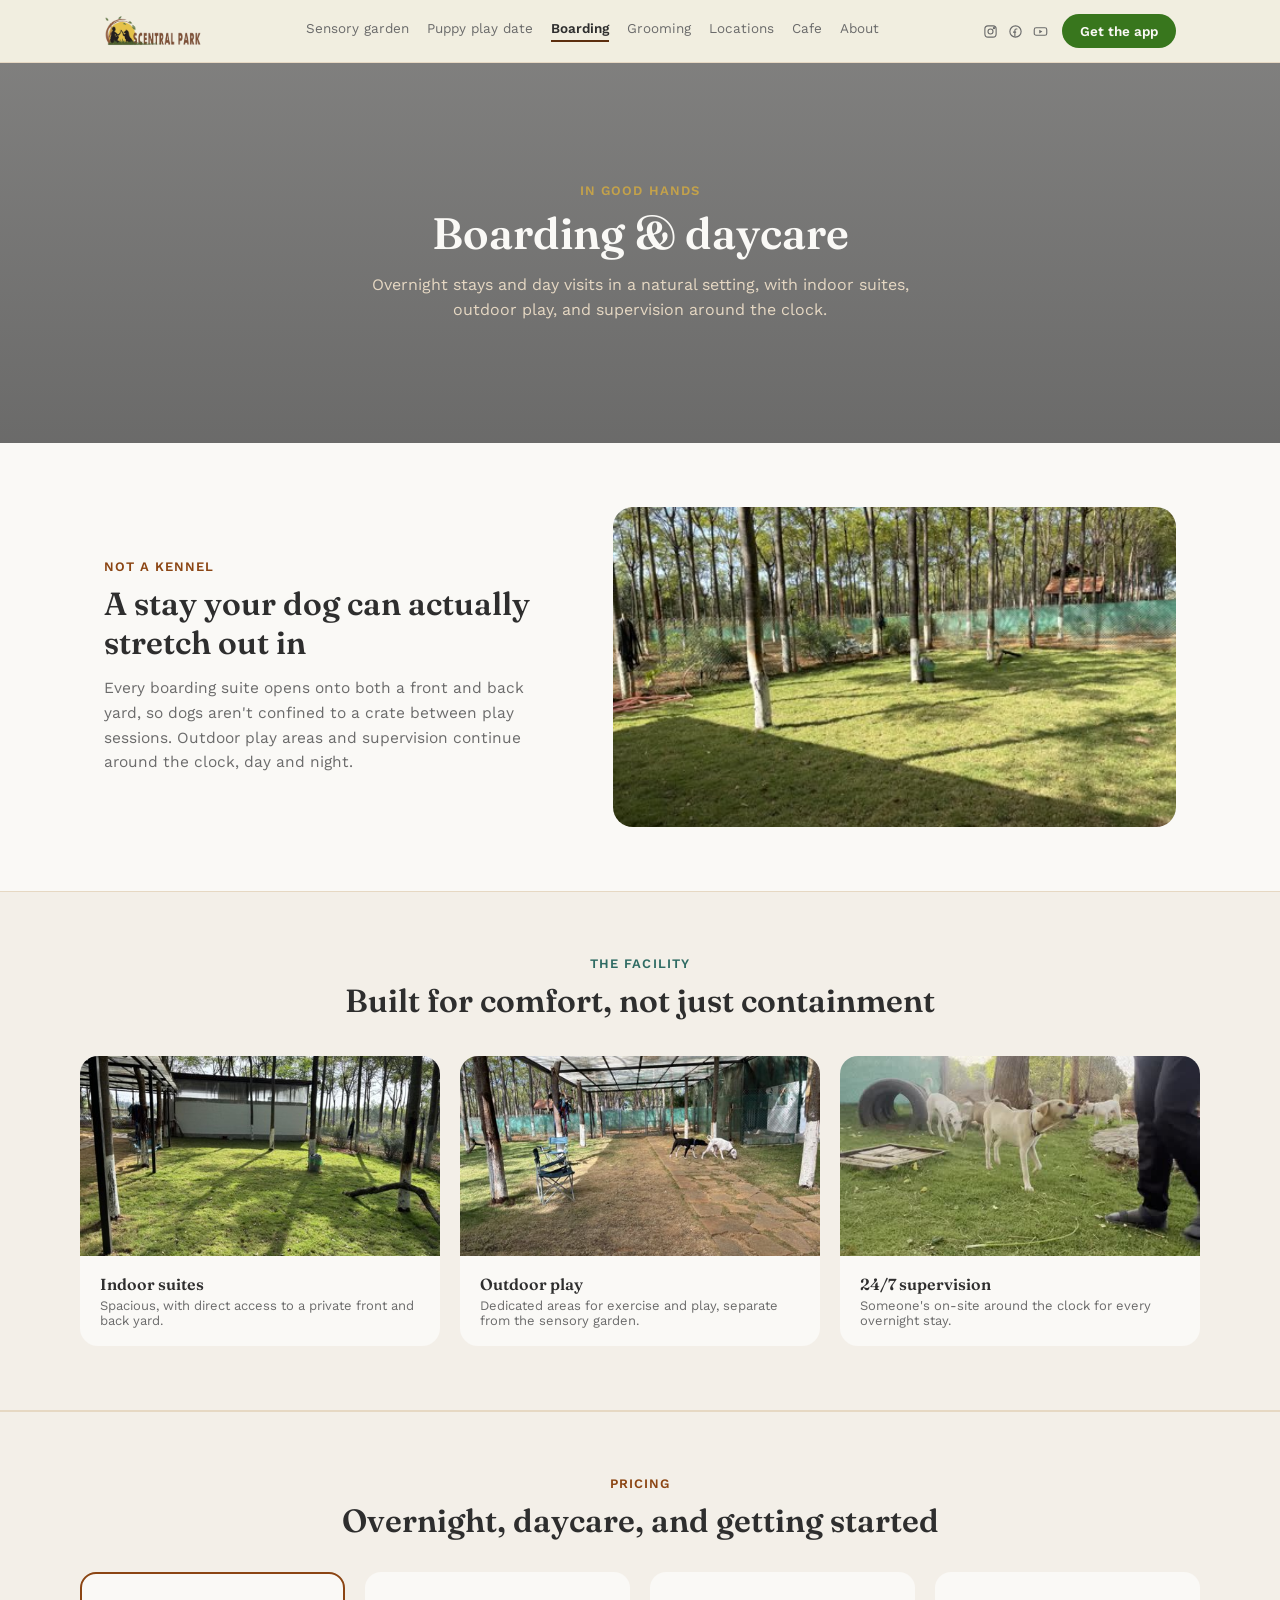
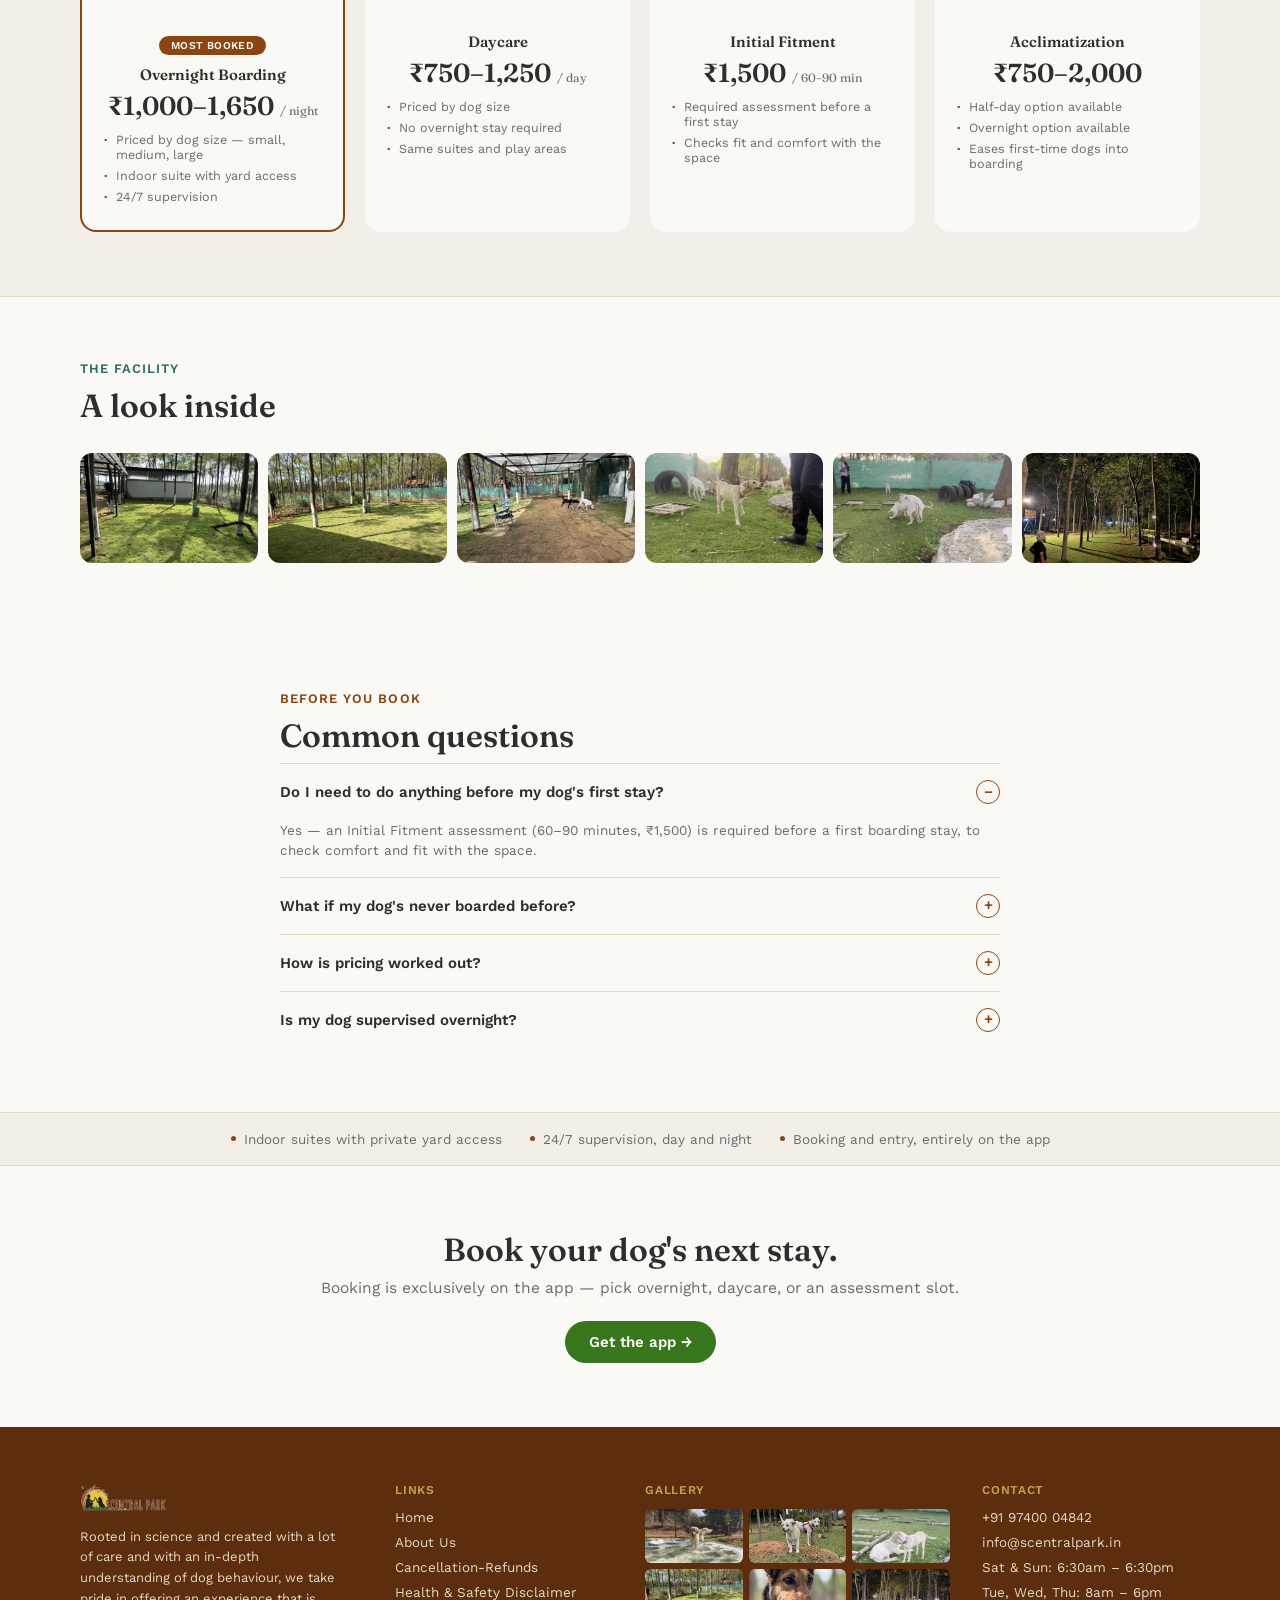
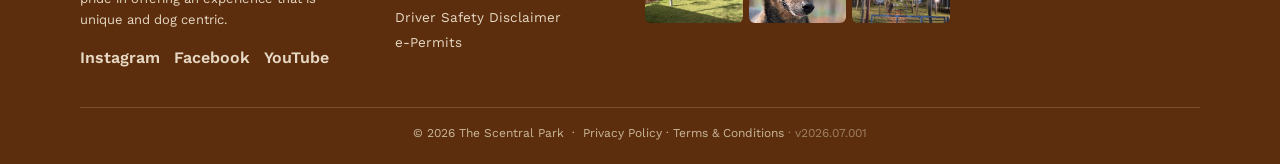
<file: boarding.html>
<!DOCTYPE html>
<html lang="en">
<head>
<meta charset="UTF-8" />
<meta name="viewport" content="width=device-width, initial-scale=1.0" />
<title>Boarding — The Scentral Park</title>
<meta name="description" content="Overnight boarding and daycare for dogs in Devanahalli, Bengaluru — indoor suites with yard access, outdoor play areas, and 24/7 supervision.">
<link href="https://fonts.googleapis.com/css2?family=Fraunces:wght@500;600&family=Work+Sans:wght@400;500;600&display=swap" rel="stylesheet">
<link rel="stylesheet" href="assets/css/main.css">
</head>
<body>
<script>
  if ("scrollRestoration" in history) { history.scrollRestoration = "manual"; }
  window.scrollTo(0, 0);
  window.addEventListener("load", function() { window.scrollTo(0, 0); });
  window.addEventListener("pageshow", function() { window.scrollTo(0, 0); });
  setTimeout(function() { window.scrollTo(0, 0); }, 300);
</script>


<header>
  <div class="header-inner">
    <a href="index.html" class="logo">
      <img src="assets/img/logo.png" alt="The Scentral Park" style="height:34px;width:auto;">
    </a>
    <nav>
      <a href="sensory-garden.html">Sensory garden</a>
      <a href="puppy-play-date.html">Puppy play date</a>
      <a href="boarding.html" class="nav-active">Boarding</a>
      <a href="grooming.html">Grooming</a>
      <a href="locations.html">Locations</a>
      <a href="cafe.html" class="grp" style="text-decoration:none;">Cafe</a>
      <a href="about.html" class="grp" style="text-decoration:none;">About</a>
    </nav>
    <div class="header-cta-group">
      <div class="header-social">
        <a href="https://www.instagram.com/thescentralpark/" target="_blank" rel="noopener" aria-label="Instagram">
          <svg viewBox="0 0 24 24" fill="none" stroke="currentColor" stroke-width="1.8"><rect x="3" y="3" width="18" height="18" rx="5"/><circle cx="12" cy="12" r="4"/><circle cx="17.5" cy="6.5" r="1"/></svg>
        </a>
        <a href="https://www.facebook.com/profile.php?id=61556131220568" target="_blank" rel="noopener" aria-label="Facebook">
          <svg viewBox="0 0 24 24" fill="none" stroke="currentColor" stroke-width="1.8"><path d="M15 8h-2a2 2 0 0 0-2 2v10M8 13h5"/><circle cx="12" cy="12" r="9"/></svg>
        </a>
        <a href="http://www.youtube.com/@thescentralpark" target="_blank" rel="noopener" aria-label="YouTube">
          <svg viewBox="0 0 24 24" fill="none" stroke="currentColor" stroke-width="1.8"><rect x="2" y="6" width="20" height="12" rx="3"/><path d="M10 9l5 3-5 3z" fill="currentColor" stroke="none"/></svg>
        </a>
      </div>
      <a href="#" class="btn btn-primary" style="padding:9px 18px;font-size:13.5px;">Get the app</a>
      <button class="mobile-toggle" onclick="toggleMobileMenu()" aria-label="Toggle menu">
        <svg viewBox="0 0 24 24" fill="none" stroke="currentColor" stroke-width="2" stroke-linecap="round"><line x1="3" y1="6" x2="21" y2="6"/><line x1="3" y1="12" x2="21" y2="12"/><line x1="3" y1="18" x2="21" y2="18"/></svg>
      </button>
    </div>
  </div>
</header>
<div class="mobile-menu" id="mmenu">
  <div class="mobile-menu-scrim" onclick="closeMobileMenu()"></div>
  <div class="mobile-menu-panel">
    <div class="mobile-menu-top">
      <img src="assets/img/logo.png" alt="The Scentral Park">
      <button class="mobile-menu-close" onclick="closeMobileMenu()" aria-label="Close menu">
        <svg viewBox="0 0 24 24" fill="none" stroke="currentColor" stroke-width="2" stroke-linecap="round"><line x1="4" y1="4" x2="20" y2="20"/><line x1="20" y1="4" x2="4" y2="20"/></svg>
      </button>
    </div>
    <a href="sensory-garden.html">Sensory garden</a>
    <a href="puppy-play-date.html">Puppy play date</a>
    <a href="boarding.html" class="nav-active">Boarding</a>
    <a href="grooming.html">Grooming</a>
    <a href="locations.html">Locations</a>
    <a href="cafe.html">Cafe</a>
    <a href="about.html">About</a>
    <a href="#" class="btn btn-primary">Get the app</a>
    <div class="mobile-menu-social">
      <a href="https://www.instagram.com/thescentralpark/" target="_blank" rel="noopener" aria-label="Instagram"><svg viewBox="0 0 24 24" fill="none" stroke="currentColor" stroke-width="1.8"><rect x="3" y="3" width="18" height="18" rx="5"/><circle cx="12" cy="12" r="4"/><circle cx="17.5" cy="6.5" r="1"/></svg></a>
      <a href="https://www.facebook.com/profile.php?id=61556131220568" target="_blank" rel="noopener" aria-label="Facebook"><svg viewBox="0 0 24 24" fill="none" stroke="currentColor" stroke-width="1.8"><path d="M15 8h-2a2 2 0 0 0-2 2v10M8 13h5"/><circle cx="12" cy="12" r="9"/></svg></a>
      <a href="http://www.youtube.com/@thescentralpark" target="_blank" rel="noopener" aria-label="YouTube"><svg viewBox="0 0 24 24" fill="none" stroke="currentColor" stroke-width="1.8"><rect x="2" y="6" width="20" height="12" rx="3"/><path d="M10 9l5 3-5 3z" fill="currentColor" stroke="none"/></svg></a>
    </div>
  </div>
</div>

<section class="page-hero">
  <video src="assets/video/boarding.mp4" autoplay muted loop playsinline></video>
  <div class="scrim"></div>
  <div class="page-hero-content">
    <span class="eyebrow" style="color:var(--sand);">In good hands</span>
    <h1>Boarding &amp; daycare</h1>
    <p>Overnight stays and day visits in a natural setting, with indoor suites, outdoor play, and supervision around the clock.</p>
  </div>
</section>

<section class="feature">
  <div class="feature-inner wrap">
    <div>
      <span class="eyebrow" style="color:var(--mud);">Not a kennel</span>
      <h2>A stay your dog can actually stretch out in</h2>
      <p>Every boarding suite opens onto both a front and back yard, so dogs aren't confined to a crate between play sessions. Outdoor play areas and supervision continue around the clock, day and night.</p>
    </div>
    <div class="feature-media">
      <img src="assets/img/boarding-2.jpg" alt="Boarding suites at The Scentral Park">
    </div>
  </div>
</section>

<section class="zones">
  <div class="zones-head">
    <span class="eyebrow" style="color:var(--water);">The facility</span>
    <h2>Built for comfort, not just containment</h2>
  </div>
  <div class="zones-grid">
    <div class="zone-card">
      <div class="zone-media"><img src="assets/img/boarding-1.jpg" alt="Indoor suites"></div>
      <div class="zone-body">
        <h3>Indoor suites</h3>
        <p>Spacious, with direct access to a private front and back yard.</p>
      </div>
    </div>
    <div class="zone-card">
      <div class="zone-media"><img src="assets/img/boarding-3.jpg" alt="Outdoor play areas"></div>
      <div class="zone-body">
        <h3>Outdoor play</h3>
        <p>Dedicated areas for exercise and play, separate from the sensory garden.</p>
      </div>
    </div>
    <div class="zone-card">
      <div class="zone-media"><img src="assets/img/shelter.jpg" alt="24/7 supervision"></div>
      <div class="zone-body">
        <h3>24/7 supervision</h3>
        <p>Someone's on-site around the clock for every overnight stay.</p>
      </div>
    </div>
  </div>
</section>

<section class="pricing">
  <div class="pricing-head">
    <span class="eyebrow" style="color:var(--mud);">Pricing</span>
    <h2>Overnight, daycare, and getting started</h2>
  </div>
  <div class="pricing-grid">
    <div class="price-card popular">
      <span class="price-tag">Most booked</span>
      <h3>Overnight Boarding</h3>
      <div class="amount">₹1,000–1,650 <span>/ night</span></div>
      <ul>
        <li>Priced by dog size — small, medium, large</li>
        <li>Indoor suite with yard access</li>
        <li>24/7 supervision</li>
      </ul>
    </div>
    <div class="price-card">
      <h3>Daycare</h3>
      <div class="amount">₹750–1,250 <span>/ day</span></div>
      <ul>
        <li>Priced by dog size</li>
        <li>No overnight stay required</li>
        <li>Same suites and play areas</li>
      </ul>
    </div>
    <div class="price-card">
      <h3>Initial Fitment</h3>
      <div class="amount">₹1,500 <span>/ 60–90 min</span></div>
      <ul>
        <li>Required assessment before a first stay</li>
        <li>Checks fit and comfort with the space</li>
      </ul>
    </div>
    <div class="price-card">
      <h3>Acclimatization</h3>
      <div class="amount">₹750–2,000</div>
      <ul>
        <li>Half-day option available</li>
        <li>Overnight option available</li>
        <li>Eases first-time dogs into boarding</li>
      </ul>
    </div>
  </div>
</section>

<section class="gallery">
  <div class="gallery-head">
    <span class="eyebrow" style="color:var(--water);">The facility</span>
    <h2>A look inside</h2>
  </div>
  <div class="gallery-grid">
    <img src="assets/img/boarding-1.jpg" alt="Boarding at The Scentral Park">
    <img src="assets/img/boarding-2.jpg" alt="Boarding at The Scentral Park">
    <img src="assets/img/boarding-3.jpg" alt="Boarding at The Scentral Park">
    <img src="assets/img/shelter.jpg" alt="Boarding at The Scentral Park">
    <img src="assets/img/shaded-area.jpg" alt="Boarding at The Scentral Park">
    <img src="assets/img/park-path-2.jpg" alt="The Scentral Park grounds">
  </div>
</section>

<section class="faq">
  <div class="faq-inner">
    <span class="eyebrow" style="color:var(--mud);">Before you book</span>
    <h2 style="font-size:clamp(24px,3vw,32px);margin-bottom:8px;">Common questions</h2>
    <details class="faq-item" open>
      <summary>Do I need to do anything before my dog's first stay?</summary>
      <p>Yes — an Initial Fitment assessment (60–90 minutes, ₹1,500) is required before a first boarding stay, to check comfort and fit with the space.</p>
    </details>
    <details class="faq-item">
      <summary>What if my dog's never boarded before?</summary>
      <p>Acclimatization sessions ease first-time dogs in gradually, with a half-day or overnight option before a full boarding stay.</p>
    </details>
    <details class="faq-item">
      <summary>How is pricing worked out?</summary>
      <p>Both overnight boarding and daycare are priced by dog size — small, medium, or large.</p>
    </details>
    <details class="faq-item">
      <summary>Is my dog supervised overnight?</summary>
      <p>Yes — supervision continues 24/7 for every overnight stay.</p>
    </details>
  </div>
</section>

<div class="trust">
  <div class="trust-inner">
    <span><span class="dot"></span>Indoor suites with private yard access</span>
    <span><span class="dot"></span>24/7 supervision, day and night</span>
    <span><span class="dot"></span>Booking and entry, entirely on the app</span>
  </div>
  </div>

<section class="closing wrap">
  <h2>Book your dog's next stay.</h2>
  <p>Booking is exclusively on the app — pick overnight, daycare, or an assessment slot.</p>
  <a href="#" class="btn btn-primary">Get the app →</a>
</section>

<footer>
  <div class="footer-inner">
    <div class="footer-brand-col">
      <div class="logo">
        <img src="assets/img/logo.png" alt="The Scentral Park" style="height:30px;width:auto;">
      </div>
      <p class="tagline">Rooted in science and created with a lot of care and with an in-depth understanding of dog behaviour, we take pride in offering an experience that is unique and dog centric.</p>
      <div class="footer-social">
        <a href="https://www.instagram.com/thescentralpark/" target="_blank" rel="noopener">Instagram</a>
        <a href="https://www.facebook.com/profile.php?id=61556131220568" target="_blank" rel="noopener">Facebook</a>
        <a href="http://www.youtube.com/@thescentralpark" target="_blank" rel="noopener">YouTube</a>
      </div>
    </div>
    <div class="footer-col">
      <h4>Links</h4>
      <a href="index.html">Home</a>
      <a href="about.html">About Us</a>
      <a href="cancellation-refunds.html">Cancellation-Refunds</a>
      <a href="health-safety-disclaimer.html">Health &amp; Safety Disclaimer</a>
      <a href="driver-safety-disclaimer.html">Driver Safety Disclaimer</a>
      <a href="e-permits.html">e-Permits</a>
    </div>
    <div class="footer-col">
      <h4>Gallery</h4>
      <div class="footer-gallery">
        <img src="assets/img/sensory-garden-hero.jpg" alt="">
        <img src="assets/img/mound-play-1.jpg" alt="">
        <img src="assets/img/puppies-grass-1.jpg" alt="">
        <img src="assets/img/boarding-2.jpg" alt="">
        <img src="assets/img/portrait-1.jpg" alt="">
        <img src="assets/img/park-path.jpg" alt="">
      </div>
    </div>
    <div class="footer-col">
      <h4>Contact</h4>
      <a href="tel:+919740004842">+91 97400 04842</a>
      <a href="mailto:info@scentralpark.in">info@scentralpark.in</a>
      <span>Sat &amp; Sun: 6:30am – 6:30pm</span>
      <span>Tue, Wed, Thu: 8am – 6pm</span>
    </div>
  </div>
  <div class="footer-bottom">
    © 2026 The Scentral Park &nbsp;·&nbsp;
    <a href="privacy-policy.html">Privacy Policy</a> ·
    <a href="terms-conditions.html">Terms &amp; Conditions</a>
    <span style="display:inline;opacity:.6;"> · v2026.07.001</span>
  </div>
</footer>


<script>
  function toggleMobileMenu() {
    const menu = document.getElementById('mmenu');
    const opening = !menu.classList.contains('open');
    menu.classList.toggle('open');
    document.querySelectorAll('video').forEach(v => { opening ? v.pause() : v.play(); });
  }
  function closeMobileMenu() {
    document.getElementById('mmenu').classList.remove('open');
    document.querySelectorAll('video').forEach(v => v.play());
  }
</script>
</body>
</html>
</file>
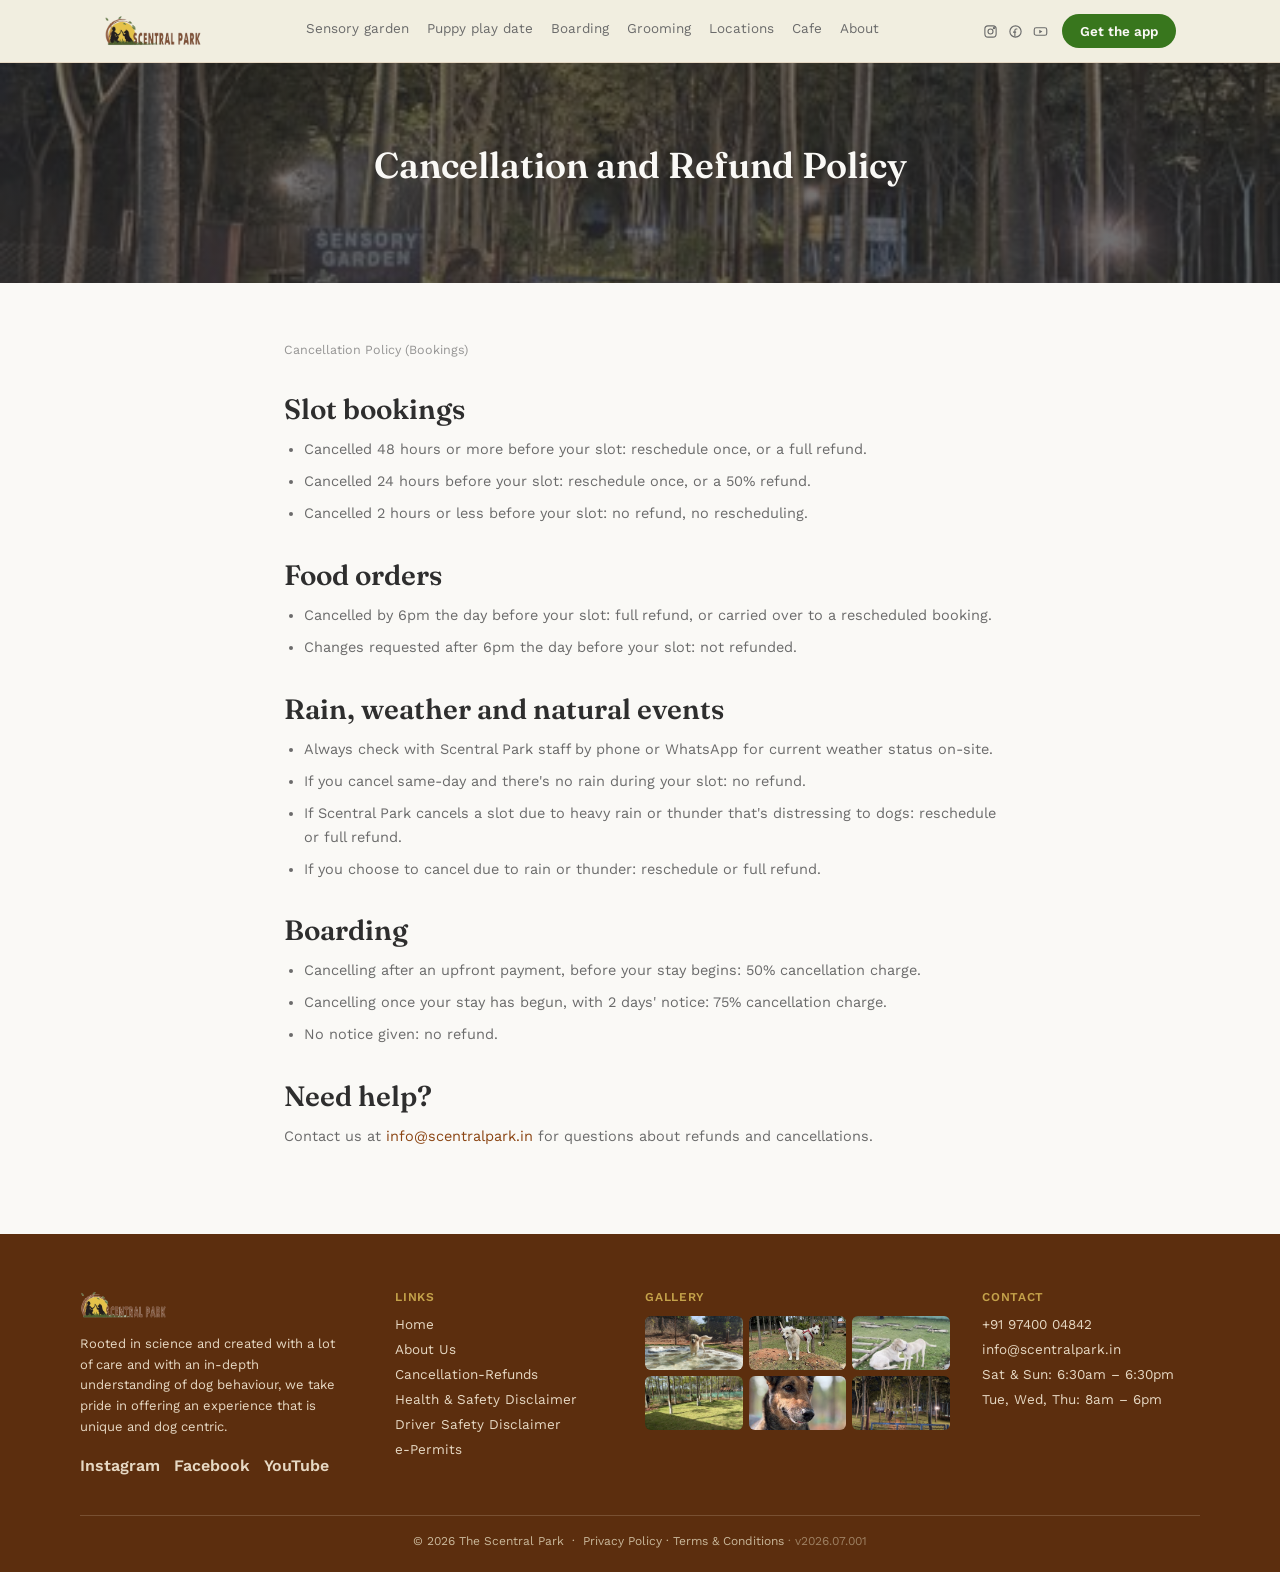
<file: cancellation-refunds.html>
<!DOCTYPE html>
<html lang="en">
<head>
<meta charset="UTF-8" />
<meta name="viewport" content="width=device-width, initial-scale=1.0" />
<title>Cancellation and Refund Policy — The Scentral Park</title>
<meta name="description" content="Cancellation and refund policy for slot bookings, food orders, and boarding at The Scentral Park.">
<link href="https://fonts.googleapis.com/css2?family=Fraunces:wght@500;600&family=Work+Sans:wght@400;500;600&display=swap" rel="stylesheet">
<link rel="stylesheet" href="assets/css/main.css">
</head>
<body>
<script>
  if ("scrollRestoration" in history) { history.scrollRestoration = "manual"; }
  window.scrollTo(0, 0);
  window.addEventListener("load", function() { window.scrollTo(0, 0); });
  window.addEventListener("pageshow", function() { window.scrollTo(0, 0); });
  setTimeout(function() { window.scrollTo(0, 0); }, 300);
</script>


<header>
  <div class="header-inner">
    <a href="index.html" class="logo">
      <img src="assets/img/logo.png" alt="The Scentral Park" style="height:34px;width:auto;">
    </a>
    <nav>
      <a href="sensory-garden.html">Sensory garden</a>
      <a href="puppy-play-date.html">Puppy play date</a>
      <a href="boarding.html">Boarding</a>
      <a href="grooming.html">Grooming</a>
      <a href="locations.html">Locations</a>
      <a href="cafe.html" class="grp" style="text-decoration:none;">Cafe</a>
      <a href="about.html" class="grp" style="text-decoration:none;">About</a>
    </nav>
    <div class="header-cta-group">
      <div class="header-social">
        <a href="https://www.instagram.com/thescentralpark/" target="_blank" rel="noopener" aria-label="Instagram"><svg viewBox="0 0 24 24" fill="none" stroke="currentColor" stroke-width="1.8"><rect x="3" y="3" width="18" height="18" rx="5"/><circle cx="12" cy="12" r="4"/><circle cx="17.5" cy="6.5" r="1"/></svg></a>
        <a href="https://www.facebook.com/profile.php?id=61556131220568" target="_blank" rel="noopener" aria-label="Facebook"><svg viewBox="0 0 24 24" fill="none" stroke="currentColor" stroke-width="1.8"><path d="M15 8h-2a2 2 0 0 0-2 2v10M8 13h5"/><circle cx="12" cy="12" r="9"/></svg></a>
        <a href="http://www.youtube.com/@thescentralpark" target="_blank" rel="noopener" aria-label="YouTube"><svg viewBox="0 0 24 24" fill="none" stroke="currentColor" stroke-width="1.8"><rect x="2" y="6" width="20" height="12" rx="3"/><path d="M10 9l5 3-5 3z" fill="currentColor" stroke="none"/></svg></a>
      </div>
      <a href="#" class="btn btn-primary" style="padding:9px 18px;font-size:13.5px;">Get the app</a>
      <button class="mobile-toggle" onclick="toggleMobileMenu()" aria-label="Toggle menu">
        <svg viewBox="0 0 24 24" fill="none" stroke="currentColor" stroke-width="2" stroke-linecap="round"><line x1="3" y1="6" x2="21" y2="6"/><line x1="3" y1="12" x2="21" y2="12"/><line x1="3" y1="18" x2="21" y2="18"/></svg>
      </button>
    </div>
  </div>
</header>
<div class="mobile-menu" id="mmenu">
  <div class="mobile-menu-scrim" onclick="closeMobileMenu()"></div>
  <div class="mobile-menu-panel">
    <div class="mobile-menu-top">
      <img src="assets/img/logo.png" alt="The Scentral Park">
      <button class="mobile-menu-close" onclick="closeMobileMenu()" aria-label="Close menu">
        <svg viewBox="0 0 24 24" fill="none" stroke="currentColor" stroke-width="2" stroke-linecap="round"><line x1="4" y1="4" x2="20" y2="20"/><line x1="20" y1="4" x2="4" y2="20"/></svg>
      </button>
  </div>
</div>
    <a href="sensory-garden.html">Sensory garden</a>
    <a href="puppy-play-date.html">Puppy play date</a>
    <a href="boarding.html">Boarding</a>
    <a href="grooming.html">Grooming</a>
    <a href="locations.html">Locations</a>
    <a href="cafe.html">Cafe</a>
    <a href="about.html">About</a>
    <a href="#" class="btn btn-primary">Get the app</a>
    <div class="mobile-menu-social">
      <a href="https://www.instagram.com/thescentralpark/" target="_blank" rel="noopener" aria-label="Instagram"><svg viewBox="0 0 24 24" fill="none" stroke="currentColor" stroke-width="1.8"><rect x="3" y="3" width="18" height="18" rx="5"/><circle cx="12" cy="12" r="4"/><circle cx="17.5" cy="6.5" r="1"/></svg></a>
      <a href="https://www.facebook.com/profile.php?id=61556131220568" target="_blank" rel="noopener" aria-label="Facebook"><svg viewBox="0 0 24 24" fill="none" stroke="currentColor" stroke-width="1.8"><path d="M15 8h-2a2 2 0 0 0-2 2v10M8 13h5"/><circle cx="12" cy="12" r="9"/></svg></a>
      <a href="http://www.youtube.com/@thescentralpark" target="_blank" rel="noopener" aria-label="YouTube"><svg viewBox="0 0 24 24" fill="none" stroke="currentColor" stroke-width="1.8"><rect x="2" y="6" width="20" height="12" rx="3"/><path d="M10 9l5 3-5 3z" fill="currentColor" stroke="none"/></svg></a>
    </div>
  </div>

<section class="page-hero" style="min-height:220px;">
  <img src="assets/img/park-path.jpg" alt="The Scentral Park">
  <div class="scrim"></div>
  <div class="page-hero-content">
    <h1 style="font-size:clamp(26px,3.5vw,36px);">Cancellation and Refund Policy</h1>
  </div>
</section>

<section class="legal-content">

    <p class="updated">Cancellation Policy (Bookings)</p>
    <h2>Slot bookings</h2>
    <ul>
      <li>Cancelled 48 hours or more before your slot: reschedule once, or a full refund.</li>
      <li>Cancelled 24 hours before your slot: reschedule once, or a 50% refund.</li>
      <li>Cancelled 2 hours or less before your slot: no refund, no rescheduling.</li>
    </ul>
    <h2>Food orders</h2>
    <ul>
      <li>Cancelled by 6pm the day before your slot: full refund, or carried over to a rescheduled booking.</li>
      <li>Changes requested after 6pm the day before your slot: not refunded.</li>
    </ul>
    <h2>Rain, weather and natural events</h2>
    <ul>
      <li>Always check with Scentral Park staff by phone or WhatsApp for current weather status on-site.</li>
      <li>If you cancel same-day and there's no rain during your slot: no refund.</li>
      <li>If Scentral Park cancels a slot due to heavy rain or thunder that's distressing to dogs: reschedule or full refund.</li>
      <li>If you choose to cancel due to rain or thunder: reschedule or full refund.</li>
    </ul>
    <h2>Boarding</h2>
    <ul>
      <li>Cancelling after an upfront payment, before your stay begins: 50% cancellation charge.</li>
      <li>Cancelling once your stay has begun, with 2 days' notice: 75% cancellation charge.</li>
      <li>No notice given: no refund.</li>
    </ul>
    <h2>Need help?</h2>
    <p>Contact us at <a href="mailto:info@scentralpark.in" style="color:var(--mud);">info@scentralpark.in</a> for questions about refunds and cancellations.</p>
</section>

<footer>
  <div class="footer-inner">
    <div class="footer-brand-col">
      <div class="logo">
        <img src="assets/img/logo.png" alt="The Scentral Park" style="height:30px;width:auto;">
      </div>
      <p class="tagline">Rooted in science and created with a lot of care and with an in-depth understanding of dog behaviour, we take pride in offering an experience that is unique and dog centric.</p>
      <div class="footer-social">
        <a href="https://www.instagram.com/thescentralpark/" target="_blank" rel="noopener">Instagram</a>
        <a href="https://www.facebook.com/profile.php?id=61556131220568" target="_blank" rel="noopener">Facebook</a>
        <a href="http://www.youtube.com/@thescentralpark" target="_blank" rel="noopener">YouTube</a>
      </div>
    </div>
    <div class="footer-col">
      <h4>Links</h4>
      <a href="index.html">Home</a>
      <a href="about.html">About Us</a>
      <a href="cancellation-refunds.html">Cancellation-Refunds</a>
      <a href="health-safety-disclaimer.html">Health &amp; Safety Disclaimer</a>
      <a href="driver-safety-disclaimer.html">Driver Safety Disclaimer</a>
      <a href="e-permits.html">e-Permits</a>
    </div>
    <div class="footer-col">
      <h4>Gallery</h4>
      <div class="footer-gallery">
        <img src="assets/img/sensory-garden-hero.jpg" alt="">
        <img src="assets/img/mound-play-1.jpg" alt="">
        <img src="assets/img/puppies-grass-1.jpg" alt="">
        <img src="assets/img/boarding-2.jpg" alt="">
        <img src="assets/img/portrait-1.jpg" alt="">
        <img src="assets/img/park-path.jpg" alt="">
      </div>
    </div>
    <div class="footer-col">
      <h4>Contact</h4>
      <a href="tel:+919740004842">+91 97400 04842</a>
      <a href="mailto:info@scentralpark.in">info@scentralpark.in</a>
      <span>Sat &amp; Sun: 6:30am – 6:30pm</span>
      <span>Tue, Wed, Thu: 8am – 6pm</span>
    </div>
  </div>
  <div class="footer-bottom">
    © 2026 The Scentral Park &nbsp;·&nbsp;
    <a href="privacy-policy.html">Privacy Policy</a> ·
    <a href="terms-conditions.html">Terms &amp; Conditions</a>
    <span style="display:inline;opacity:.6;"> · v2026.07.001</span>
  </div>
</footer>


<script>
  function toggleMobileMenu() {
    const menu = document.getElementById('mmenu');
    const opening = !menu.classList.contains('open');
    menu.classList.toggle('open');
    document.querySelectorAll('video').forEach(v => { opening ? v.pause() : v.play(); });
  }
  function closeMobileMenu() {
    document.getElementById('mmenu').classList.remove('open');
    document.querySelectorAll('video').forEach(v => v.play());
  }
</script>
</body>
</html>
</file>
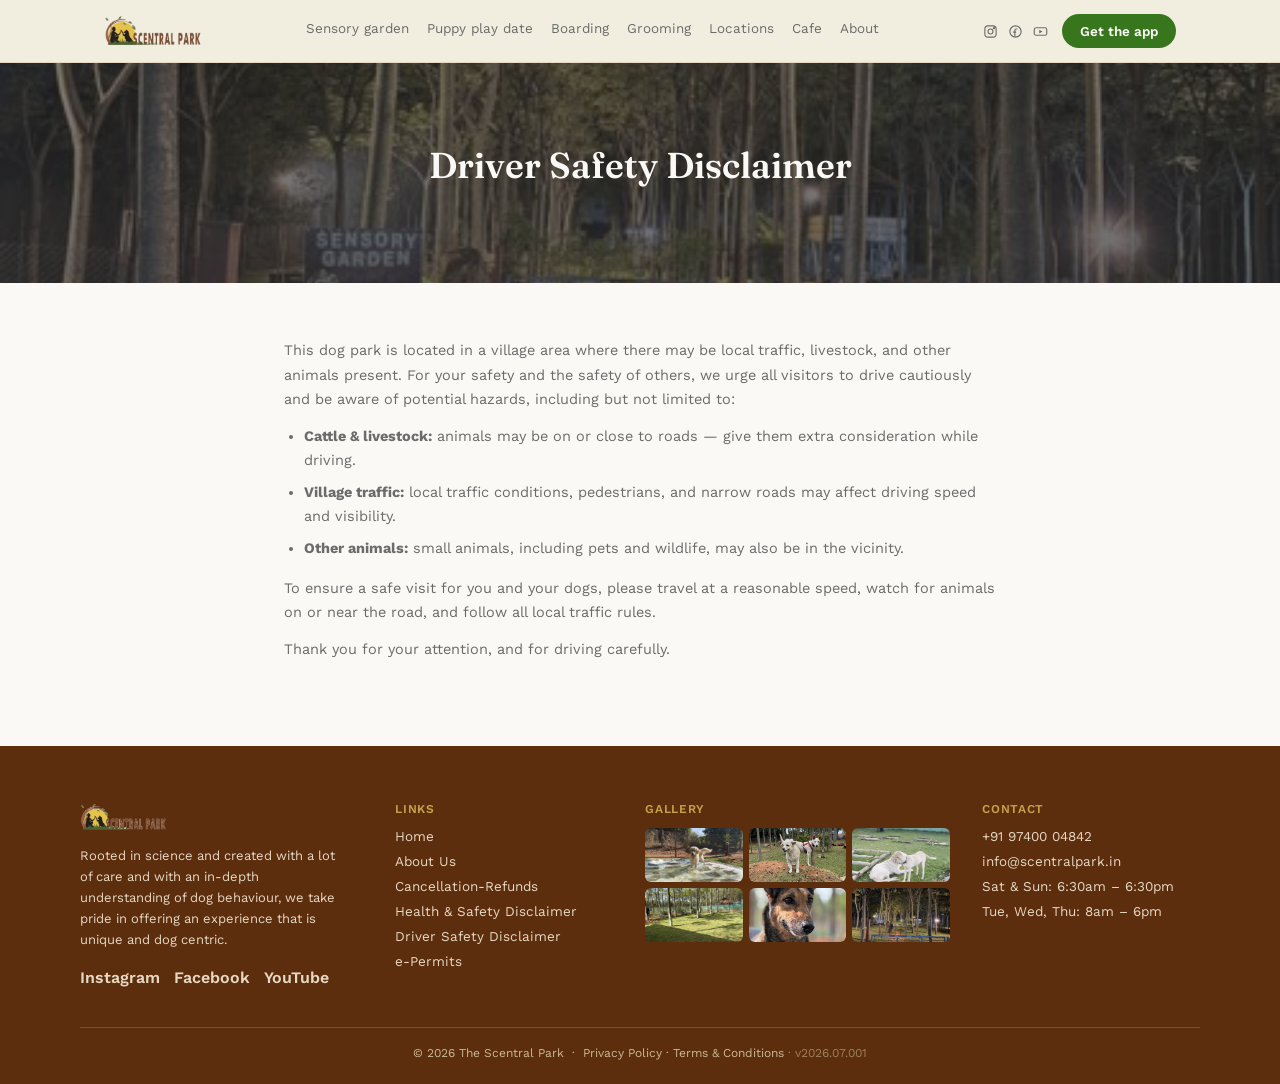
<file: driver-safety-disclaimer.html>
<!DOCTYPE html>
<html lang="en">
<head>
<meta charset="UTF-8" />
<meta name="viewport" content="width=device-width, initial-scale=1.0" />
<title>Driver Safety Disclaimer — The Scentral Park</title>
<meta name="description" content="Driver safety guidance for visitors driving to The Scentral Park through a village area with local traffic and livestock.">
<link href="https://fonts.googleapis.com/css2?family=Fraunces:wght@500;600&family=Work+Sans:wght@400;500;600&display=swap" rel="stylesheet">
<link rel="stylesheet" href="assets/css/main.css">
</head>
<body>
<script>
  if ("scrollRestoration" in history) { history.scrollRestoration = "manual"; }
  window.scrollTo(0, 0);
  window.addEventListener("load", function() { window.scrollTo(0, 0); });
  window.addEventListener("pageshow", function() { window.scrollTo(0, 0); });
  setTimeout(function() { window.scrollTo(0, 0); }, 300);
</script>


<header>
  <div class="header-inner">
    <a href="index.html" class="logo">
      <img src="assets/img/logo.png" alt="The Scentral Park" style="height:34px;width:auto;">
    </a>
    <nav>
      <a href="sensory-garden.html">Sensory garden</a>
      <a href="puppy-play-date.html">Puppy play date</a>
      <a href="boarding.html">Boarding</a>
      <a href="grooming.html">Grooming</a>
      <a href="locations.html">Locations</a>
      <a href="cafe.html" class="grp" style="text-decoration:none;">Cafe</a>
      <a href="about.html" class="grp" style="text-decoration:none;">About</a>
    </nav>
    <div class="header-cta-group">
      <div class="header-social">
        <a href="https://www.instagram.com/thescentralpark/" target="_blank" rel="noopener" aria-label="Instagram"><svg viewBox="0 0 24 24" fill="none" stroke="currentColor" stroke-width="1.8"><rect x="3" y="3" width="18" height="18" rx="5"/><circle cx="12" cy="12" r="4"/><circle cx="17.5" cy="6.5" r="1"/></svg></a>
        <a href="https://www.facebook.com/profile.php?id=61556131220568" target="_blank" rel="noopener" aria-label="Facebook"><svg viewBox="0 0 24 24" fill="none" stroke="currentColor" stroke-width="1.8"><path d="M15 8h-2a2 2 0 0 0-2 2v10M8 13h5"/><circle cx="12" cy="12" r="9"/></svg></a>
        <a href="http://www.youtube.com/@thescentralpark" target="_blank" rel="noopener" aria-label="YouTube"><svg viewBox="0 0 24 24" fill="none" stroke="currentColor" stroke-width="1.8"><rect x="2" y="6" width="20" height="12" rx="3"/><path d="M10 9l5 3-5 3z" fill="currentColor" stroke="none"/></svg></a>
      </div>
      <a href="#" class="btn btn-primary" style="padding:9px 18px;font-size:13.5px;">Get the app</a>
      <button class="mobile-toggle" onclick="toggleMobileMenu()" aria-label="Toggle menu">
        <svg viewBox="0 0 24 24" fill="none" stroke="currentColor" stroke-width="2" stroke-linecap="round"><line x1="3" y1="6" x2="21" y2="6"/><line x1="3" y1="12" x2="21" y2="12"/><line x1="3" y1="18" x2="21" y2="18"/></svg>
      </button>
    </div>
  </div>
</header>
<div class="mobile-menu" id="mmenu">
  <div class="mobile-menu-scrim" onclick="closeMobileMenu()"></div>
  <div class="mobile-menu-panel">
    <div class="mobile-menu-top">
      <img src="assets/img/logo.png" alt="The Scentral Park">
      <button class="mobile-menu-close" onclick="closeMobileMenu()" aria-label="Close menu">
        <svg viewBox="0 0 24 24" fill="none" stroke="currentColor" stroke-width="2" stroke-linecap="round"><line x1="4" y1="4" x2="20" y2="20"/><line x1="20" y1="4" x2="4" y2="20"/></svg>
      </button>
  </div>
</div>
    <a href="sensory-garden.html">Sensory garden</a>
    <a href="puppy-play-date.html">Puppy play date</a>
    <a href="boarding.html">Boarding</a>
    <a href="grooming.html">Grooming</a>
    <a href="locations.html">Locations</a>
    <a href="cafe.html">Cafe</a>
    <a href="about.html">About</a>
    <a href="#" class="btn btn-primary">Get the app</a>
    <div class="mobile-menu-social">
      <a href="https://www.instagram.com/thescentralpark/" target="_blank" rel="noopener" aria-label="Instagram"><svg viewBox="0 0 24 24" fill="none" stroke="currentColor" stroke-width="1.8"><rect x="3" y="3" width="18" height="18" rx="5"/><circle cx="12" cy="12" r="4"/><circle cx="17.5" cy="6.5" r="1"/></svg></a>
      <a href="https://www.facebook.com/profile.php?id=61556131220568" target="_blank" rel="noopener" aria-label="Facebook"><svg viewBox="0 0 24 24" fill="none" stroke="currentColor" stroke-width="1.8"><path d="M15 8h-2a2 2 0 0 0-2 2v10M8 13h5"/><circle cx="12" cy="12" r="9"/></svg></a>
      <a href="http://www.youtube.com/@thescentralpark" target="_blank" rel="noopener" aria-label="YouTube"><svg viewBox="0 0 24 24" fill="none" stroke="currentColor" stroke-width="1.8"><rect x="2" y="6" width="20" height="12" rx="3"/><path d="M10 9l5 3-5 3z" fill="currentColor" stroke="none"/></svg></a>
    </div>
  </div>

<section class="page-hero" style="min-height:220px;">
  <img src="assets/img/park-path.jpg" alt="The Scentral Park">
  <div class="scrim"></div>
  <div class="page-hero-content">
    <h1 style="font-size:clamp(26px,3.5vw,36px);">Driver Safety Disclaimer</h1>
  </div>
</section>

<section class="legal-content">

    <p>This dog park is located in a village area where there may be local traffic, livestock, and other animals present. For your safety and the safety of others, we urge all visitors to drive cautiously and be aware of potential hazards, including but not limited to:</p>
    <ul>
      <li><strong>Cattle &amp; livestock:</strong> animals may be on or close to roads — give them extra consideration while driving.</li>
      <li><strong>Village traffic:</strong> local traffic conditions, pedestrians, and narrow roads may affect driving speed and visibility.</li>
      <li><strong>Other animals:</strong> small animals, including pets and wildlife, may also be in the vicinity.</li>
    </ul>
    <p>To ensure a safe visit for you and your dogs, please travel at a reasonable speed, watch for animals on or near the road, and follow all local traffic rules.</p>
    <p>Thank you for your attention, and for driving carefully.</p>
</section>

<footer>
  <div class="footer-inner">
    <div class="footer-brand-col">
      <div class="logo">
        <img src="assets/img/logo.png" alt="The Scentral Park" style="height:30px;width:auto;">
      </div>
      <p class="tagline">Rooted in science and created with a lot of care and with an in-depth understanding of dog behaviour, we take pride in offering an experience that is unique and dog centric.</p>
      <div class="footer-social">
        <a href="https://www.instagram.com/thescentralpark/" target="_blank" rel="noopener">Instagram</a>
        <a href="https://www.facebook.com/profile.php?id=61556131220568" target="_blank" rel="noopener">Facebook</a>
        <a href="http://www.youtube.com/@thescentralpark" target="_blank" rel="noopener">YouTube</a>
      </div>
    </div>
    <div class="footer-col">
      <h4>Links</h4>
      <a href="index.html">Home</a>
      <a href="about.html">About Us</a>
      <a href="cancellation-refunds.html">Cancellation-Refunds</a>
      <a href="health-safety-disclaimer.html">Health &amp; Safety Disclaimer</a>
      <a href="driver-safety-disclaimer.html">Driver Safety Disclaimer</a>
      <a href="e-permits.html">e-Permits</a>
    </div>
    <div class="footer-col">
      <h4>Gallery</h4>
      <div class="footer-gallery">
        <img src="assets/img/sensory-garden-hero.jpg" alt="">
        <img src="assets/img/mound-play-1.jpg" alt="">
        <img src="assets/img/puppies-grass-1.jpg" alt="">
        <img src="assets/img/boarding-2.jpg" alt="">
        <img src="assets/img/portrait-1.jpg" alt="">
        <img src="assets/img/park-path.jpg" alt="">
      </div>
    </div>
    <div class="footer-col">
      <h4>Contact</h4>
      <a href="tel:+919740004842">+91 97400 04842</a>
      <a href="mailto:info@scentralpark.in">info@scentralpark.in</a>
      <span>Sat &amp; Sun: 6:30am – 6:30pm</span>
      <span>Tue, Wed, Thu: 8am – 6pm</span>
    </div>
  </div>
  <div class="footer-bottom">
    © 2026 The Scentral Park &nbsp;·&nbsp;
    <a href="privacy-policy.html">Privacy Policy</a> ·
    <a href="terms-conditions.html">Terms &amp; Conditions</a>
    <span style="display:inline;opacity:.6;"> · v2026.07.001</span>
  </div>
</footer>


<script>
  function toggleMobileMenu() {
    const menu = document.getElementById('mmenu');
    const opening = !menu.classList.contains('open');
    menu.classList.toggle('open');
    document.querySelectorAll('video').forEach(v => { opening ? v.pause() : v.play(); });
  }
  function closeMobileMenu() {
    document.getElementById('mmenu').classList.remove('open');
    document.querySelectorAll('video').forEach(v => v.play());
  }
</script>
</body>
</html>
</file>
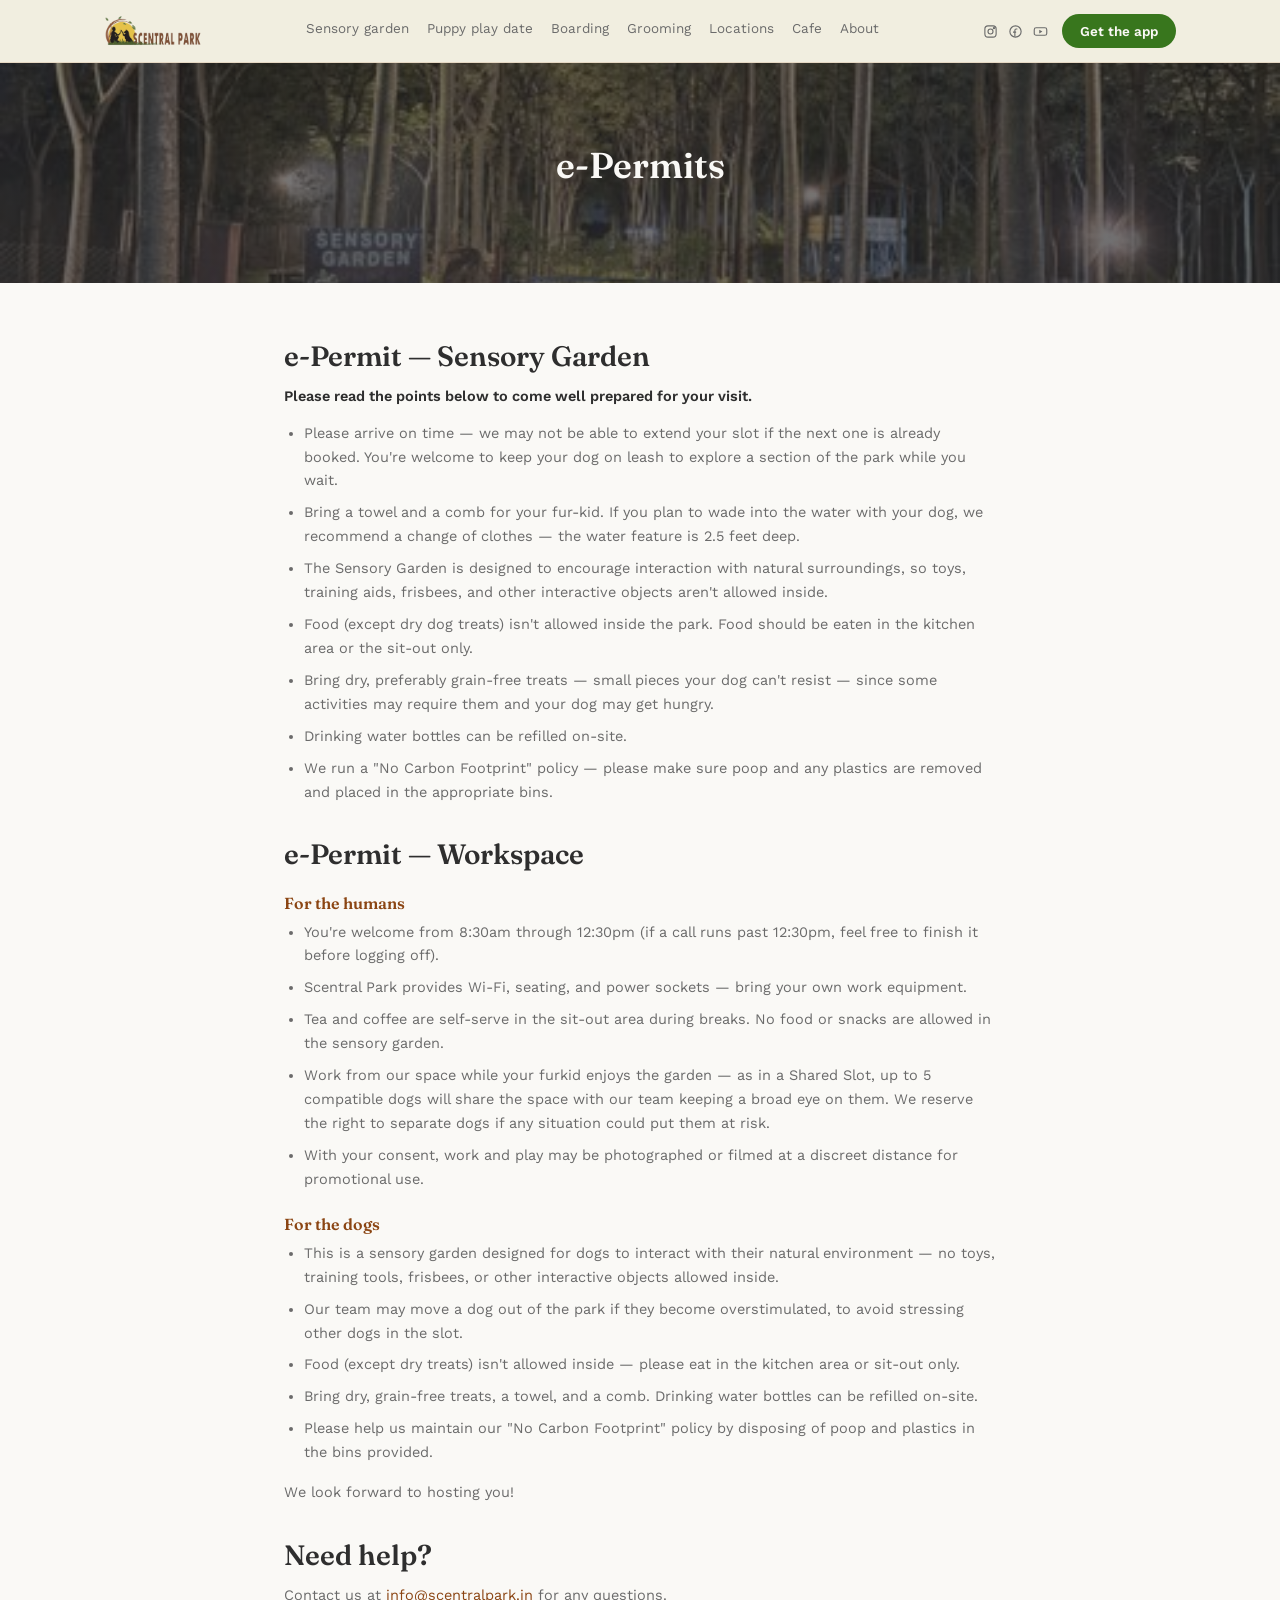
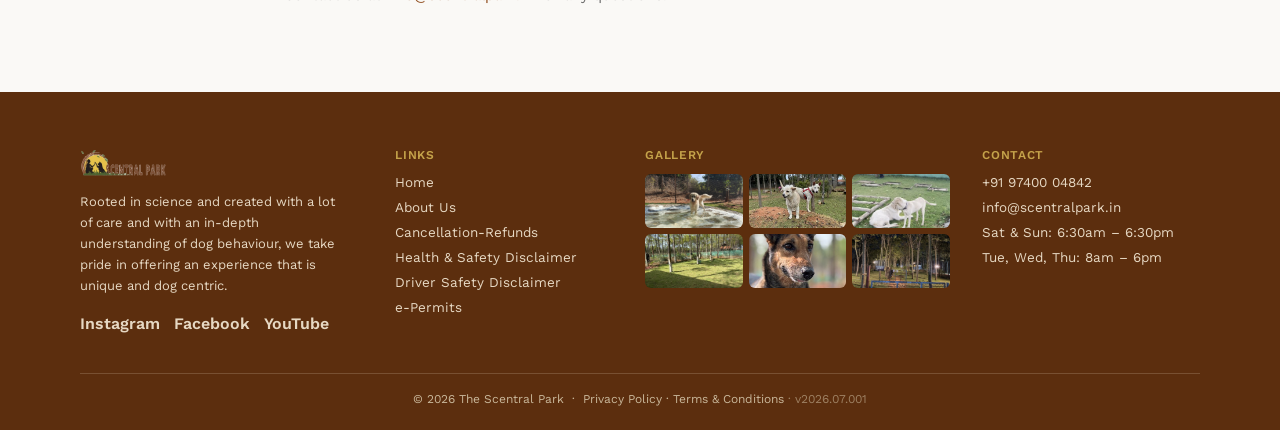
<file: e-permits.html>
<!DOCTYPE html>
<html lang="en">
<head>
<meta charset="UTF-8" />
<meta name="viewport" content="width=device-width, initial-scale=1.0" />
<title>e-Permits — The Scentral Park</title>
<meta name="description" content="What to expect and bring for a Sensory Garden or Workspace visit at The Scentral Park.">
<link href="https://fonts.googleapis.com/css2?family=Fraunces:wght@500;600&family=Work+Sans:wght@400;500;600&display=swap" rel="stylesheet">
<link rel="stylesheet" href="assets/css/main.css">
</head>
<body>
<script>
  if ("scrollRestoration" in history) { history.scrollRestoration = "manual"; }
  window.scrollTo(0, 0);
  window.addEventListener("load", function() { window.scrollTo(0, 0); });
  window.addEventListener("pageshow", function() { window.scrollTo(0, 0); });
  setTimeout(function() { window.scrollTo(0, 0); }, 300);
</script>


<header>
  <div class="header-inner">
    <a href="index.html" class="logo">
      <img src="assets/img/logo.png" alt="The Scentral Park" style="height:34px;width:auto;">
    </a>
    <nav>
      <a href="sensory-garden.html">Sensory garden</a>
      <a href="puppy-play-date.html">Puppy play date</a>
      <a href="boarding.html">Boarding</a>
      <a href="grooming.html">Grooming</a>
      <a href="locations.html">Locations</a>
      <a href="cafe.html" class="grp" style="text-decoration:none;">Cafe</a>
      <a href="about.html" class="grp" style="text-decoration:none;">About</a>
    </nav>
    <div class="header-cta-group">
      <div class="header-social">
        <a href="https://www.instagram.com/thescentralpark/" target="_blank" rel="noopener" aria-label="Instagram"><svg viewBox="0 0 24 24" fill="none" stroke="currentColor" stroke-width="1.8"><rect x="3" y="3" width="18" height="18" rx="5"/><circle cx="12" cy="12" r="4"/><circle cx="17.5" cy="6.5" r="1"/></svg></a>
        <a href="https://www.facebook.com/profile.php?id=61556131220568" target="_blank" rel="noopener" aria-label="Facebook"><svg viewBox="0 0 24 24" fill="none" stroke="currentColor" stroke-width="1.8"><path d="M15 8h-2a2 2 0 0 0-2 2v10M8 13h5"/><circle cx="12" cy="12" r="9"/></svg></a>
        <a href="http://www.youtube.com/@thescentralpark" target="_blank" rel="noopener" aria-label="YouTube"><svg viewBox="0 0 24 24" fill="none" stroke="currentColor" stroke-width="1.8"><rect x="2" y="6" width="20" height="12" rx="3"/><path d="M10 9l5 3-5 3z" fill="currentColor" stroke="none"/></svg></a>
      </div>
      <a href="#" class="btn btn-primary" style="padding:9px 18px;font-size:13.5px;">Get the app</a>
      <button class="mobile-toggle" onclick="toggleMobileMenu()" aria-label="Toggle menu">
        <svg viewBox="0 0 24 24" fill="none" stroke="currentColor" stroke-width="2" stroke-linecap="round"><line x1="3" y1="6" x2="21" y2="6"/><line x1="3" y1="12" x2="21" y2="12"/><line x1="3" y1="18" x2="21" y2="18"/></svg>
      </button>
    </div>
  </div>
</header>
<div class="mobile-menu" id="mmenu">
  <div class="mobile-menu-scrim" onclick="closeMobileMenu()"></div>
  <div class="mobile-menu-panel">
    <div class="mobile-menu-top">
      <img src="assets/img/logo.png" alt="The Scentral Park">
      <button class="mobile-menu-close" onclick="closeMobileMenu()" aria-label="Close menu">
        <svg viewBox="0 0 24 24" fill="none" stroke="currentColor" stroke-width="2" stroke-linecap="round"><line x1="4" y1="4" x2="20" y2="20"/><line x1="20" y1="4" x2="4" y2="20"/></svg>
      </button>
  </div>
</div>
    <a href="sensory-garden.html">Sensory garden</a>
    <a href="puppy-play-date.html">Puppy play date</a>
    <a href="boarding.html">Boarding</a>
    <a href="grooming.html">Grooming</a>
    <a href="locations.html">Locations</a>
    <a href="cafe.html">Cafe</a>
    <a href="about.html">About</a>
    <a href="#" class="btn btn-primary">Get the app</a>
    <div class="mobile-menu-social">
      <a href="https://www.instagram.com/thescentralpark/" target="_blank" rel="noopener" aria-label="Instagram"><svg viewBox="0 0 24 24" fill="none" stroke="currentColor" stroke-width="1.8"><rect x="3" y="3" width="18" height="18" rx="5"/><circle cx="12" cy="12" r="4"/><circle cx="17.5" cy="6.5" r="1"/></svg></a>
      <a href="https://www.facebook.com/profile.php?id=61556131220568" target="_blank" rel="noopener" aria-label="Facebook"><svg viewBox="0 0 24 24" fill="none" stroke="currentColor" stroke-width="1.8"><path d="M15 8h-2a2 2 0 0 0-2 2v10M8 13h5"/><circle cx="12" cy="12" r="9"/></svg></a>
      <a href="http://www.youtube.com/@thescentralpark" target="_blank" rel="noopener" aria-label="YouTube"><svg viewBox="0 0 24 24" fill="none" stroke="currentColor" stroke-width="1.8"><rect x="2" y="6" width="20" height="12" rx="3"/><path d="M10 9l5 3-5 3z" fill="currentColor" stroke="none"/></svg></a>
    </div>
  </div>

<section class="page-hero" style="min-height:220px;">
  <img src="assets/img/park-path.jpg" alt="The Scentral Park">
  <div class="scrim"></div>
  <div class="page-hero-content">
    <h1 style="font-size:clamp(26px,3.5vw,36px);">e-Permits</h1>
  </div>
</section>

<section class="legal-content">

    <h2>e-Permit — Sensory Garden</h2>
    <p style="font-weight:600;color:var(--ink);">Please read the points below to come well prepared for your visit.</p>
    <ul>
      <li>Please arrive on time — we may not be able to extend your slot if the next one is already booked. You're welcome to keep your dog on leash to explore a section of the park while you wait.</li>
      <li>Bring a towel and a comb for your fur-kid. If you plan to wade into the water with your dog, we recommend a change of clothes — the water feature is 2.5 feet deep.</li>
      <li>The Sensory Garden is designed to encourage interaction with natural surroundings, so toys, training aids, frisbees, and other interactive objects aren't allowed inside.</li>
      <li>Food (except dry dog treats) isn't allowed inside the park. Food should be eaten in the kitchen area or the sit-out only.</li>
      <li>Bring dry, preferably grain-free treats — small pieces your dog can't resist — since some activities may require them and your dog may get hungry.</li>
      <li>Drinking water bottles can be refilled on-site.</li>
      <li>We run a "No Carbon Footprint" policy — please make sure poop and any plastics are removed and placed in the appropriate bins.</li>
    </ul>

    <h2>e-Permit — Workspace</h2>
    <h3>For the humans</h3>
    <ul>
      <li>You're welcome from 8:30am through 12:30pm (if a call runs past 12:30pm, feel free to finish it before logging off).</li>
      <li>Scentral Park provides Wi-Fi, seating, and power sockets — bring your own work equipment.</li>
      <li>Tea and coffee are self-serve in the sit-out area during breaks. No food or snacks are allowed in the sensory garden.</li>
      <li>Work from our space while your furkid enjoys the garden — as in a Shared Slot, up to 5 compatible dogs will share the space with our team keeping a broad eye on them. We reserve the right to separate dogs if any situation could put them at risk.</li>
      <li>With your consent, work and play may be photographed or filmed at a discreet distance for promotional use.</li>
    </ul>
    <h3>For the dogs</h3>
    <ul>
      <li>This is a sensory garden designed for dogs to interact with their natural environment — no toys, training tools, frisbees, or other interactive objects allowed inside.</li>
      <li>Our team may move a dog out of the park if they become overstimulated, to avoid stressing other dogs in the slot.</li>
      <li>Food (except dry treats) isn't allowed inside — please eat in the kitchen area or sit-out only.</li>
      <li>Bring dry, grain-free treats, a towel, and a comb. Drinking water bottles can be refilled on-site.</li>
      <li>Please help us maintain our "No Carbon Footprint" policy by disposing of poop and plastics in the bins provided.</li>
    </ul>
    <p>We look forward to hosting you!</p>

    <h2>Need help?</h2>
    <p>Contact us at <a href="mailto:info@scentralpark.in" style="color:var(--mud);">info@scentralpark.in</a> for any questions.</p>
</section>

<footer>
  <div class="footer-inner">
    <div class="footer-brand-col">
      <div class="logo">
        <img src="assets/img/logo.png" alt="The Scentral Park" style="height:30px;width:auto;">
      </div>
      <p class="tagline">Rooted in science and created with a lot of care and with an in-depth understanding of dog behaviour, we take pride in offering an experience that is unique and dog centric.</p>
      <div class="footer-social">
        <a href="https://www.instagram.com/thescentralpark/" target="_blank" rel="noopener">Instagram</a>
        <a href="https://www.facebook.com/profile.php?id=61556131220568" target="_blank" rel="noopener">Facebook</a>
        <a href="http://www.youtube.com/@thescentralpark" target="_blank" rel="noopener">YouTube</a>
      </div>
    </div>
    <div class="footer-col">
      <h4>Links</h4>
      <a href="index.html">Home</a>
      <a href="about.html">About Us</a>
      <a href="cancellation-refunds.html">Cancellation-Refunds</a>
      <a href="health-safety-disclaimer.html">Health &amp; Safety Disclaimer</a>
      <a href="driver-safety-disclaimer.html">Driver Safety Disclaimer</a>
      <a href="e-permits.html">e-Permits</a>
    </div>
    <div class="footer-col">
      <h4>Gallery</h4>
      <div class="footer-gallery">
        <img src="assets/img/sensory-garden-hero.jpg" alt="">
        <img src="assets/img/mound-play-1.jpg" alt="">
        <img src="assets/img/puppies-grass-1.jpg" alt="">
        <img src="assets/img/boarding-2.jpg" alt="">
        <img src="assets/img/portrait-1.jpg" alt="">
        <img src="assets/img/park-path.jpg" alt="">
      </div>
    </div>
    <div class="footer-col">
      <h4>Contact</h4>
      <a href="tel:+919740004842">+91 97400 04842</a>
      <a href="mailto:info@scentralpark.in">info@scentralpark.in</a>
      <span>Sat &amp; Sun: 6:30am – 6:30pm</span>
      <span>Tue, Wed, Thu: 8am – 6pm</span>
    </div>
  </div>
  <div class="footer-bottom">
    © 2026 The Scentral Park &nbsp;·&nbsp;
    <a href="privacy-policy.html">Privacy Policy</a> ·
    <a href="terms-conditions.html">Terms &amp; Conditions</a>
    <span style="display:inline;opacity:.6;"> · v2026.07.001</span>
  </div>
</footer>


<script>
  function toggleMobileMenu() {
    const menu = document.getElementById('mmenu');
    const opening = !menu.classList.contains('open');
    menu.classList.toggle('open');
    document.querySelectorAll('video').forEach(v => { opening ? v.pause() : v.play(); });
  }
  function closeMobileMenu() {
    document.getElementById('mmenu').classList.remove('open');
    document.querySelectorAll('video').forEach(v => v.play());
  }
</script>
</body>
</html>
</file>
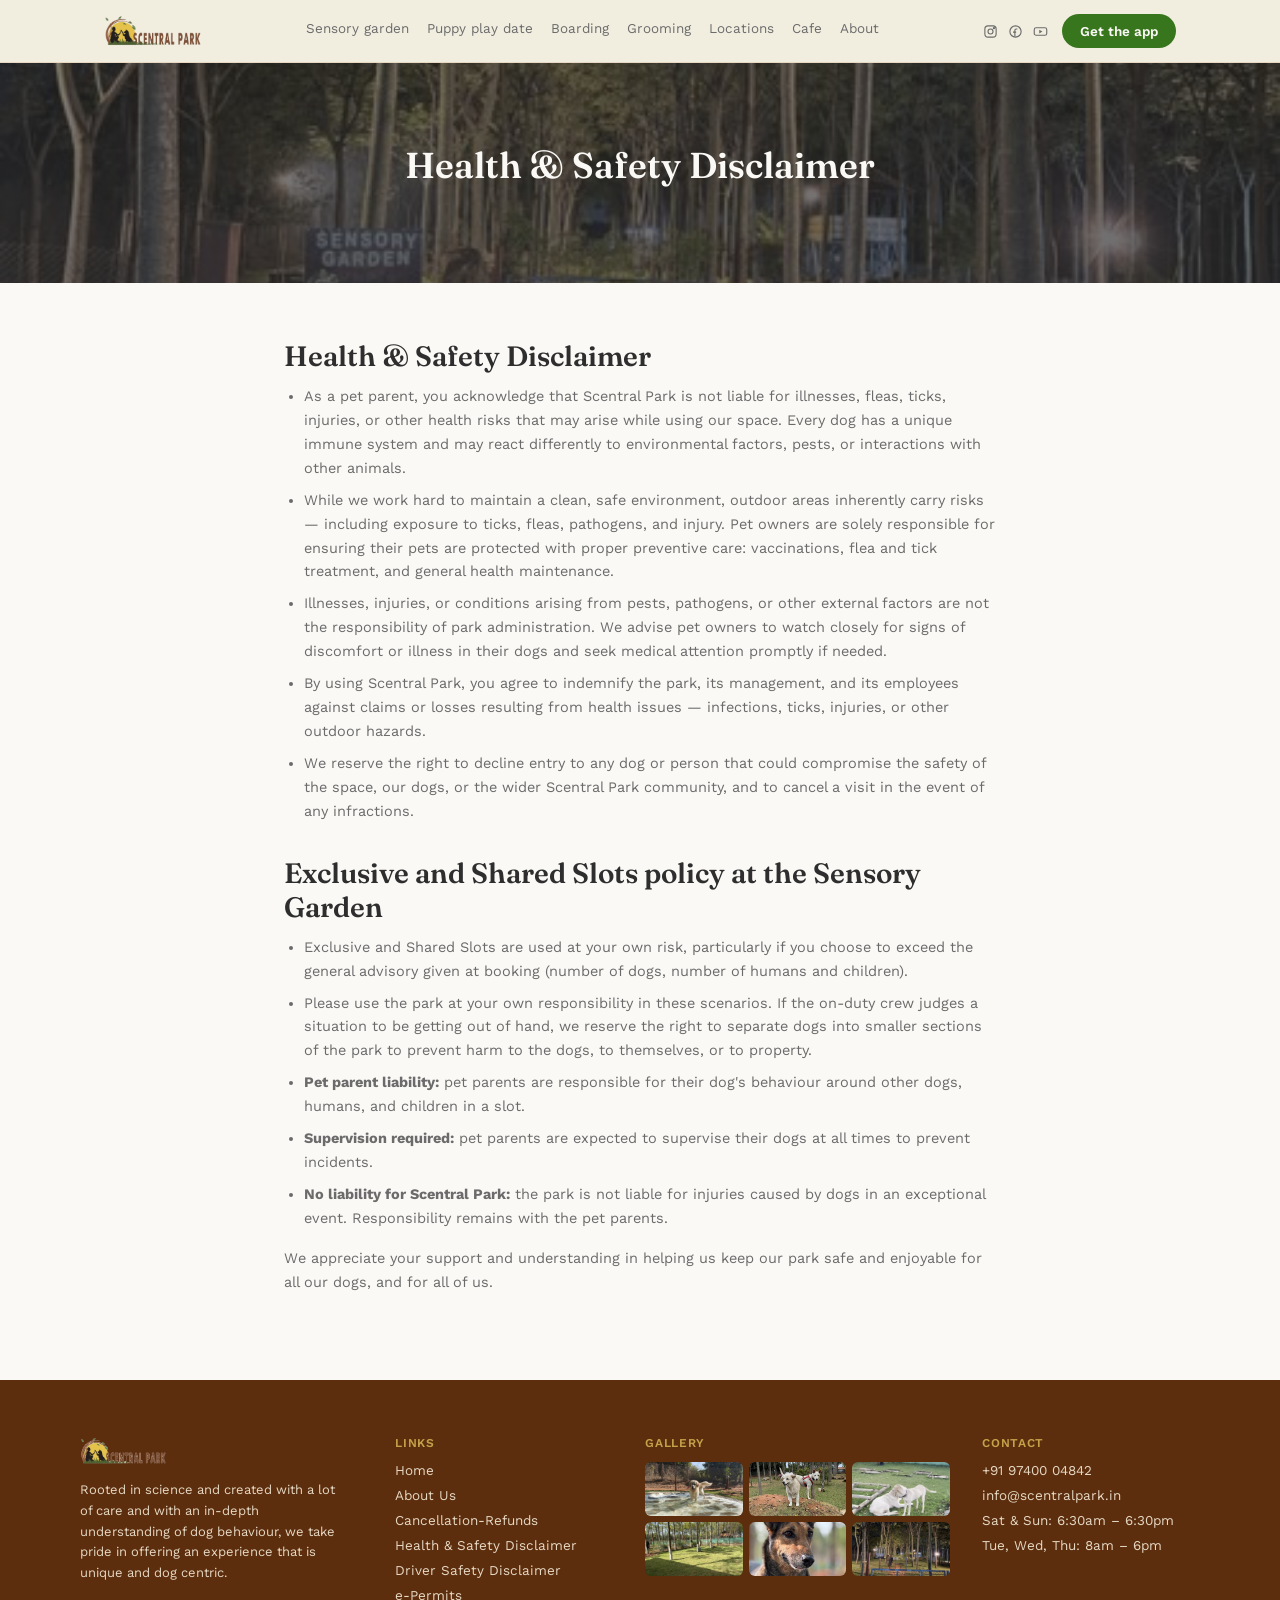
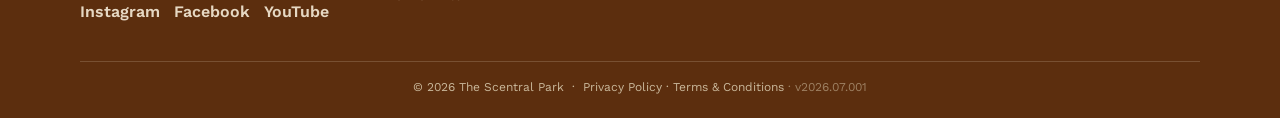
<file: health-safety-disclaimer.html>
<!DOCTYPE html>
<html lang="en">
<head>
<meta charset="UTF-8" />
<meta name="viewport" content="width=device-width, initial-scale=1.0" />
<title>Health &amp; Safety Disclaimer — The Scentral Park</title>
<meta name="description" content="Health and safety disclaimer covering outdoor risks, pet parent responsibilities, and Sensory Garden slot policies.">
<link href="https://fonts.googleapis.com/css2?family=Fraunces:wght@500;600&family=Work+Sans:wght@400;500;600&display=swap" rel="stylesheet">
<link rel="stylesheet" href="assets/css/main.css">
</head>
<body>
<script>
  if ("scrollRestoration" in history) { history.scrollRestoration = "manual"; }
  window.scrollTo(0, 0);
  window.addEventListener("load", function() { window.scrollTo(0, 0); });
  window.addEventListener("pageshow", function() { window.scrollTo(0, 0); });
  setTimeout(function() { window.scrollTo(0, 0); }, 300);
</script>


<header>
  <div class="header-inner">
    <a href="index.html" class="logo">
      <img src="assets/img/logo.png" alt="The Scentral Park" style="height:34px;width:auto;">
    </a>
    <nav>
      <a href="sensory-garden.html">Sensory garden</a>
      <a href="puppy-play-date.html">Puppy play date</a>
      <a href="boarding.html">Boarding</a>
      <a href="grooming.html">Grooming</a>
      <a href="locations.html">Locations</a>
      <a href="cafe.html" class="grp" style="text-decoration:none;">Cafe</a>
      <a href="about.html" class="grp" style="text-decoration:none;">About</a>
    </nav>
    <div class="header-cta-group">
      <div class="header-social">
        <a href="https://www.instagram.com/thescentralpark/" target="_blank" rel="noopener" aria-label="Instagram"><svg viewBox="0 0 24 24" fill="none" stroke="currentColor" stroke-width="1.8"><rect x="3" y="3" width="18" height="18" rx="5"/><circle cx="12" cy="12" r="4"/><circle cx="17.5" cy="6.5" r="1"/></svg></a>
        <a href="https://www.facebook.com/profile.php?id=61556131220568" target="_blank" rel="noopener" aria-label="Facebook"><svg viewBox="0 0 24 24" fill="none" stroke="currentColor" stroke-width="1.8"><path d="M15 8h-2a2 2 0 0 0-2 2v10M8 13h5"/><circle cx="12" cy="12" r="9"/></svg></a>
        <a href="http://www.youtube.com/@thescentralpark" target="_blank" rel="noopener" aria-label="YouTube"><svg viewBox="0 0 24 24" fill="none" stroke="currentColor" stroke-width="1.8"><rect x="2" y="6" width="20" height="12" rx="3"/><path d="M10 9l5 3-5 3z" fill="currentColor" stroke="none"/></svg></a>
      </div>
      <a href="#" class="btn btn-primary" style="padding:9px 18px;font-size:13.5px;">Get the app</a>
      <button class="mobile-toggle" onclick="toggleMobileMenu()" aria-label="Toggle menu">
        <svg viewBox="0 0 24 24" fill="none" stroke="currentColor" stroke-width="2" stroke-linecap="round"><line x1="3" y1="6" x2="21" y2="6"/><line x1="3" y1="12" x2="21" y2="12"/><line x1="3" y1="18" x2="21" y2="18"/></svg>
      </button>
    </div>
  </div>
</header>
<div class="mobile-menu" id="mmenu">
  <div class="mobile-menu-scrim" onclick="closeMobileMenu()"></div>
  <div class="mobile-menu-panel">
    <div class="mobile-menu-top">
      <img src="assets/img/logo.png" alt="The Scentral Park">
      <button class="mobile-menu-close" onclick="closeMobileMenu()" aria-label="Close menu">
        <svg viewBox="0 0 24 24" fill="none" stroke="currentColor" stroke-width="2" stroke-linecap="round"><line x1="4" y1="4" x2="20" y2="20"/><line x1="20" y1="4" x2="4" y2="20"/></svg>
      </button>
  </div>
</div>
    <a href="sensory-garden.html">Sensory garden</a>
    <a href="puppy-play-date.html">Puppy play date</a>
    <a href="boarding.html">Boarding</a>
    <a href="grooming.html">Grooming</a>
    <a href="locations.html">Locations</a>
    <a href="cafe.html">Cafe</a>
    <a href="about.html">About</a>
    <a href="#" class="btn btn-primary">Get the app</a>
    <div class="mobile-menu-social">
      <a href="https://www.instagram.com/thescentralpark/" target="_blank" rel="noopener" aria-label="Instagram"><svg viewBox="0 0 24 24" fill="none" stroke="currentColor" stroke-width="1.8"><rect x="3" y="3" width="18" height="18" rx="5"/><circle cx="12" cy="12" r="4"/><circle cx="17.5" cy="6.5" r="1"/></svg></a>
      <a href="https://www.facebook.com/profile.php?id=61556131220568" target="_blank" rel="noopener" aria-label="Facebook"><svg viewBox="0 0 24 24" fill="none" stroke="currentColor" stroke-width="1.8"><path d="M15 8h-2a2 2 0 0 0-2 2v10M8 13h5"/><circle cx="12" cy="12" r="9"/></svg></a>
      <a href="http://www.youtube.com/@thescentralpark" target="_blank" rel="noopener" aria-label="YouTube"><svg viewBox="0 0 24 24" fill="none" stroke="currentColor" stroke-width="1.8"><rect x="2" y="6" width="20" height="12" rx="3"/><path d="M10 9l5 3-5 3z" fill="currentColor" stroke="none"/></svg></a>
    </div>
  </div>

<section class="page-hero" style="min-height:220px;">
  <img src="assets/img/park-path.jpg" alt="The Scentral Park">
  <div class="scrim"></div>
  <div class="page-hero-content">
    <h1 style="font-size:clamp(26px,3.5vw,36px);">Health &amp; Safety Disclaimer</h1>
  </div>
</section>

<section class="legal-content">

    <h2>Health &amp; Safety Disclaimer</h2>
    <ul>
      <li>As a pet parent, you acknowledge that Scentral Park is not liable for illnesses, fleas, ticks, injuries, or other health risks that may arise while using our space. Every dog has a unique immune system and may react differently to environmental factors, pests, or interactions with other animals.</li>
      <li>While we work hard to maintain a clean, safe environment, outdoor areas inherently carry risks — including exposure to ticks, fleas, pathogens, and injury. Pet owners are solely responsible for ensuring their pets are protected with proper preventive care: vaccinations, flea and tick treatment, and general health maintenance.</li>
      <li>Illnesses, injuries, or conditions arising from pests, pathogens, or other external factors are not the responsibility of park administration. We advise pet owners to watch closely for signs of discomfort or illness in their dogs and seek medical attention promptly if needed.</li>
      <li>By using Scentral Park, you agree to indemnify the park, its management, and its employees against claims or losses resulting from health issues — infections, ticks, injuries, or other outdoor hazards.</li>
      <li>We reserve the right to decline entry to any dog or person that could compromise the safety of the space, our dogs, or the wider Scentral Park community, and to cancel a visit in the event of any infractions.</li>
    </ul>
    <h2>Exclusive and Shared Slots policy at the Sensory Garden</h2>
    <ul>
      <li>Exclusive and Shared Slots are used at your own risk, particularly if you choose to exceed the general advisory given at booking (number of dogs, number of humans and children).</li>
      <li>Please use the park at your own responsibility in these scenarios. If the on-duty crew judges a situation to be getting out of hand, we reserve the right to separate dogs into smaller sections of the park to prevent harm to the dogs, to themselves, or to property.</li>
      <li><strong>Pet parent liability:</strong> pet parents are responsible for their dog's behaviour around other dogs, humans, and children in a slot.</li>
      <li><strong>Supervision required:</strong> pet parents are expected to supervise their dogs at all times to prevent incidents.</li>
      <li><strong>No liability for Scentral Park:</strong> the park is not liable for injuries caused by dogs in an exceptional event. Responsibility remains with the pet parents.</li>
    </ul>
    <p>We appreciate your support and understanding in helping us keep our park safe and enjoyable for all our dogs, and for all of us.</p>
</section>

<footer>
  <div class="footer-inner">
    <div class="footer-brand-col">
      <div class="logo">
        <img src="assets/img/logo.png" alt="The Scentral Park" style="height:30px;width:auto;">
      </div>
      <p class="tagline">Rooted in science and created with a lot of care and with an in-depth understanding of dog behaviour, we take pride in offering an experience that is unique and dog centric.</p>
      <div class="footer-social">
        <a href="https://www.instagram.com/thescentralpark/" target="_blank" rel="noopener">Instagram</a>
        <a href="https://www.facebook.com/profile.php?id=61556131220568" target="_blank" rel="noopener">Facebook</a>
        <a href="http://www.youtube.com/@thescentralpark" target="_blank" rel="noopener">YouTube</a>
      </div>
    </div>
    <div class="footer-col">
      <h4>Links</h4>
      <a href="index.html">Home</a>
      <a href="about.html">About Us</a>
      <a href="cancellation-refunds.html">Cancellation-Refunds</a>
      <a href="health-safety-disclaimer.html">Health &amp; Safety Disclaimer</a>
      <a href="driver-safety-disclaimer.html">Driver Safety Disclaimer</a>
      <a href="e-permits.html">e-Permits</a>
    </div>
    <div class="footer-col">
      <h4>Gallery</h4>
      <div class="footer-gallery">
        <img src="assets/img/sensory-garden-hero.jpg" alt="">
        <img src="assets/img/mound-play-1.jpg" alt="">
        <img src="assets/img/puppies-grass-1.jpg" alt="">
        <img src="assets/img/boarding-2.jpg" alt="">
        <img src="assets/img/portrait-1.jpg" alt="">
        <img src="assets/img/park-path.jpg" alt="">
      </div>
    </div>
    <div class="footer-col">
      <h4>Contact</h4>
      <a href="tel:+919740004842">+91 97400 04842</a>
      <a href="mailto:info@scentralpark.in">info@scentralpark.in</a>
      <span>Sat &amp; Sun: 6:30am – 6:30pm</span>
      <span>Tue, Wed, Thu: 8am – 6pm</span>
    </div>
  </div>
  <div class="footer-bottom">
    © 2026 The Scentral Park &nbsp;·&nbsp;
    <a href="privacy-policy.html">Privacy Policy</a> ·
    <a href="terms-conditions.html">Terms &amp; Conditions</a>
    <span style="display:inline;opacity:.6;"> · v2026.07.001</span>
  </div>
</footer>


<script>
  function toggleMobileMenu() {
    const menu = document.getElementById('mmenu');
    const opening = !menu.classList.contains('open');
    menu.classList.toggle('open');
    document.querySelectorAll('video').forEach(v => { opening ? v.pause() : v.play(); });
  }
  function closeMobileMenu() {
    document.getElementById('mmenu').classList.remove('open');
    document.querySelectorAll('video').forEach(v => v.play());
  }
</script>
</body>
</html>
</file>
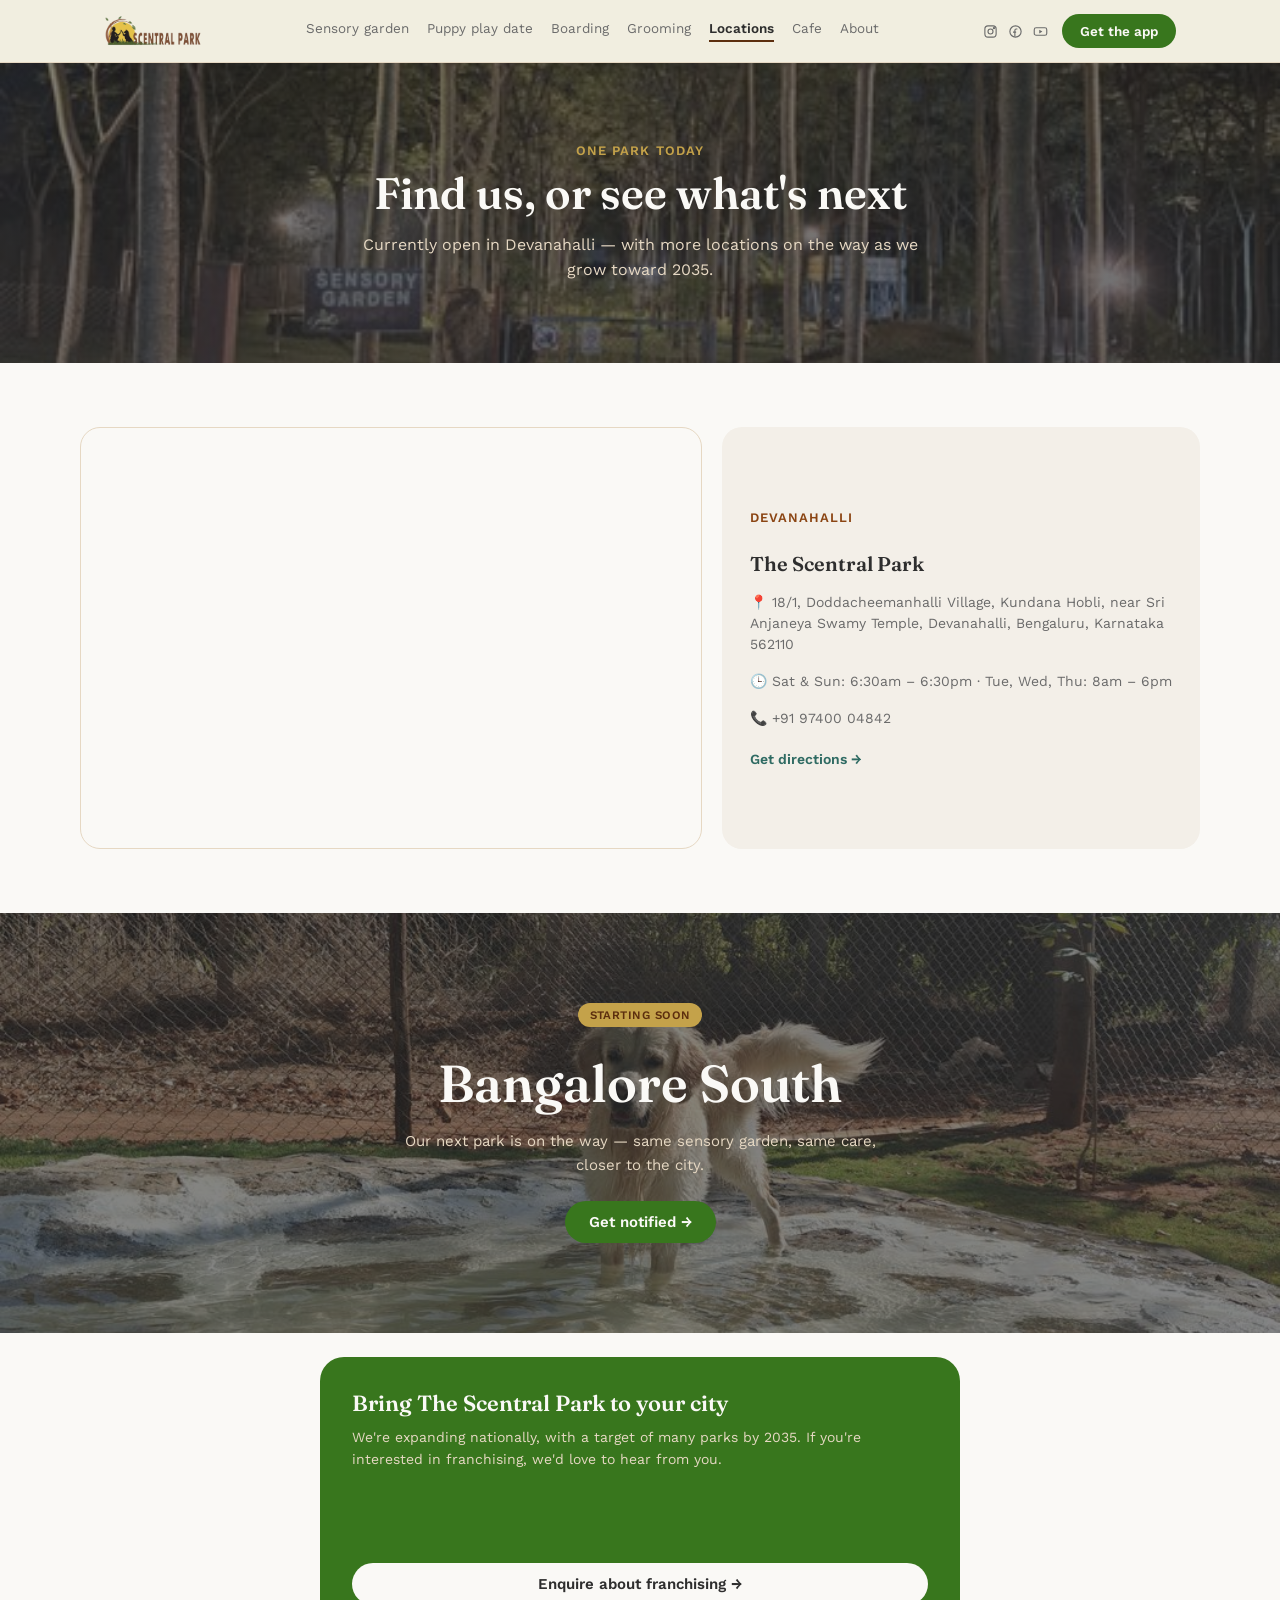
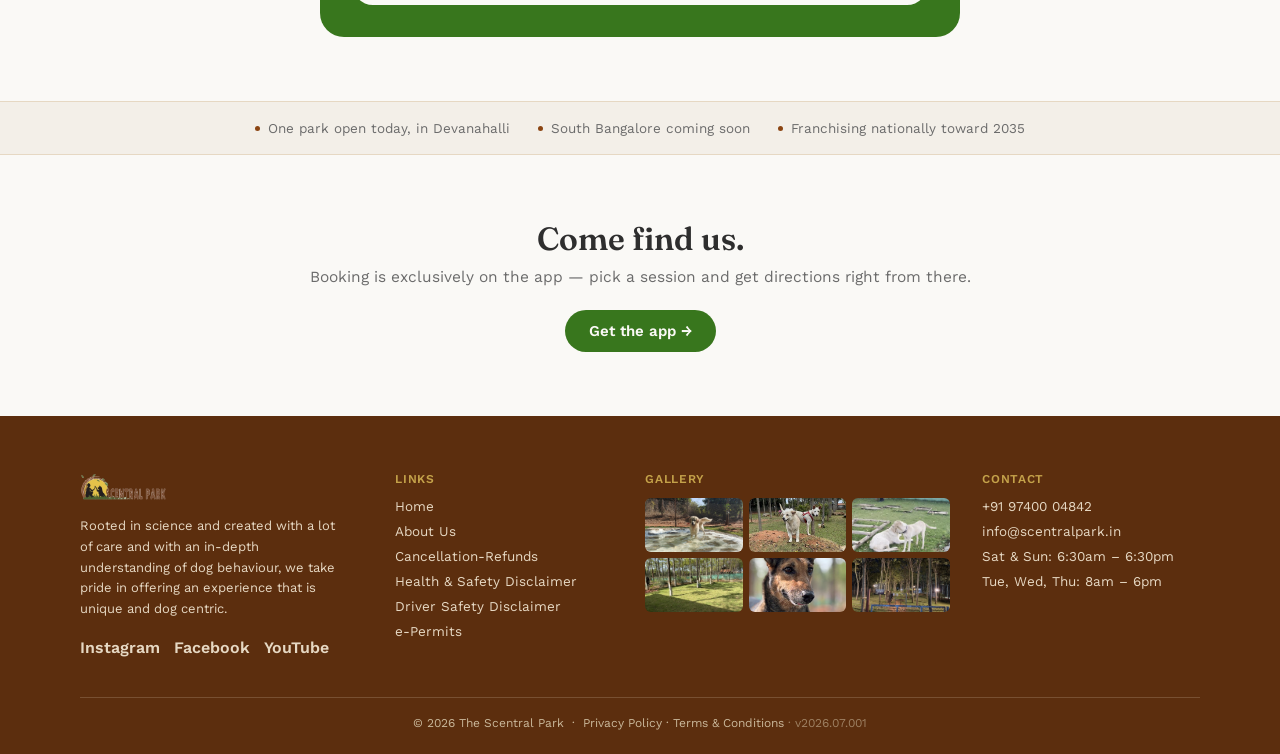
<file: locations.html>
<!DOCTYPE html>
<html lang="en">
<head>
<meta charset="UTF-8" />
<meta name="viewport" content="width=device-width, initial-scale=1.0" />
<title>Locations — The Scentral Park</title>
<meta name="description" content="Find The Scentral Park in Devanahalli, Bengaluru. South Bangalore coming soon — and franchise opportunities available nationally.">
<link href="https://fonts.googleapis.com/css2?family=Fraunces:wght@500;600&family=Work+Sans:wght@400;500;600&display=swap" rel="stylesheet">
<link rel="stylesheet" href="assets/css/main.css">
<style>
  .coming-soon-hero { position: relative; min-height: 420px; display: flex; align-items: center; justify-content: center; overflow: hidden; }
  .coming-soon-hero img { position: absolute; inset: 0; width: 100%; height: 100%; object-fit: cover; }
  .coming-soon-hero .scrim { position: absolute; inset: 0; background: rgba(46,46,46,.58); }
  .coming-soon-content { position: relative; z-index: 2; text-align: center; max-width: 560px; padding: 0 24px; }
  .coming-soon-content h2 { font-size: clamp(32px,5vw,52px); color: var(--bg); margin: 12px 0 14px; }
  .coming-soon-content p { color: #E6D8C3; font-size: 15px; line-height: 1.6; margin-bottom: 24px; }

  .map-section { padding: 64px 24px; }
  .map-grid { max-width: 1120px; margin: 0 auto; display: grid; grid-template-columns: 1.3fr 1fr; gap: 20px; }
  .map-frame { border-radius: 20px; overflow: hidden; border: 1px solid var(--line); min-height: 420px; }
  .map-frame iframe { width: 100%; height: 100%; min-height: 420px; border: 0; display: block; }
  .map-info { background: var(--card); border-radius: 20px; padding: 28px; display: flex; flex-direction: column; justify-content: center; gap: 16px; }
  .map-info h3 { font-size: 20px; }
  .map-info .row { display: flex; gap: 10px; align-items: flex-start; font-size: 14px; color: var(--ink-soft); line-height: 1.5; }
  @media (max-width: 860px) { .map-grid { grid-template-columns: 1fr; } }

  .locations-cards { padding: 24px 24px 64px; }
  .locations-cards-grid { max-width: 1120px; margin: 0 auto; display: grid; grid-template-columns: 1.4fr 1fr; gap: 20px; }
  .location-card { border-radius: 24px; overflow: hidden; position: relative; min-height: 280px; display: flex; align-items: flex-end; }
  .location-card img { position: absolute; inset: 0; width: 100%; height: 100%; object-fit: cover; }
  .location-card .scrim { position: absolute; inset: 0; background: linear-gradient(0deg, rgba(46,46,46,.85), rgba(46,46,46,.25)); }
  .location-card .content { position: relative; z-index: 2; padding: 28px; }
  .coming-soon-badge { display: inline-block; background: var(--sand); color: #5C2E0E; font-size: 11.5px; font-weight: 600; padding: 5px 12px; border-radius: 999px; text-transform: uppercase; letter-spacing: .04em; margin-bottom: 12px; }
  .location-card h3 { color: var(--bg); font-size: 24px; margin-bottom: 6px; }
  .location-card p { color: #E6D8C3; font-size: 14px; }

  .franchise-card { background: var(--fill); border-radius: 24px; padding: 32px; display: flex; flex-direction: column; justify-content: space-between; min-height: 280px; }
  .franchise-card h3 { color: var(--bg); font-size: 22px; margin-bottom: 10px; }
  .franchise-card p { color: #E6D8C3; font-size: 14px; line-height: 1.55; margin-bottom: 20px; }
  @media (max-width: 860px) { .locations-cards-grid { grid-template-columns: 1fr; } }
</style>
</head>
<body>
<script>
  if ("scrollRestoration" in history) { history.scrollRestoration = "manual"; }
  window.scrollTo(0, 0);
  window.addEventListener("load", function() { window.scrollTo(0, 0); });
  window.addEventListener("pageshow", function() { window.scrollTo(0, 0); });
  setTimeout(function() { window.scrollTo(0, 0); }, 300);
</script>


<header>
  <div class="header-inner">
    <a href="index.html" class="logo">
      <img src="assets/img/logo.png" alt="The Scentral Park" style="height:34px;width:auto;">
    </a>
    <nav>
      <a href="sensory-garden.html">Sensory garden</a>
      <a href="puppy-play-date.html">Puppy play date</a>
      <a href="boarding.html">Boarding</a>
      <a href="grooming.html">Grooming</a>
      <a href="locations.html" class="nav-active">Locations</a>
      <a href="cafe.html" class="grp" style="text-decoration:none;">Cafe</a>
      <a href="about.html" class="grp" style="text-decoration:none;">About</a>
    </nav>
    <div class="header-cta-group">
      <div class="header-social">
        <a href="https://www.instagram.com/thescentralpark/" target="_blank" rel="noopener" aria-label="Instagram">
          <svg viewBox="0 0 24 24" fill="none" stroke="currentColor" stroke-width="1.8"><rect x="3" y="3" width="18" height="18" rx="5"/><circle cx="12" cy="12" r="4"/><circle cx="17.5" cy="6.5" r="1"/></svg>
        </a>
        <a href="https://www.facebook.com/profile.php?id=61556131220568" target="_blank" rel="noopener" aria-label="Facebook">
          <svg viewBox="0 0 24 24" fill="none" stroke="currentColor" stroke-width="1.8"><path d="M15 8h-2a2 2 0 0 0-2 2v10M8 13h5"/><circle cx="12" cy="12" r="9"/></svg>
        </a>
        <a href="http://www.youtube.com/@thescentralpark" target="_blank" rel="noopener" aria-label="YouTube">
          <svg viewBox="0 0 24 24" fill="none" stroke="currentColor" stroke-width="1.8"><rect x="2" y="6" width="20" height="12" rx="3"/><path d="M10 9l5 3-5 3z" fill="currentColor" stroke="none"/></svg>
        </a>
      </div>
      <a href="#" class="btn btn-primary" style="padding:9px 18px;font-size:13.5px;">Get the app</a>
      <button class="mobile-toggle" onclick="toggleMobileMenu()" aria-label="Toggle menu">
        <svg viewBox="0 0 24 24" fill="none" stroke="currentColor" stroke-width="2" stroke-linecap="round"><line x1="3" y1="6" x2="21" y2="6"/><line x1="3" y1="12" x2="21" y2="12"/><line x1="3" y1="18" x2="21" y2="18"/></svg>
      </button>
    </div>
  </div>
</header>
<div class="mobile-menu" id="mmenu">
  <div class="mobile-menu-scrim" onclick="closeMobileMenu()"></div>
  <div class="mobile-menu-panel">
    <div class="mobile-menu-top">
      <img src="assets/img/logo.png" alt="The Scentral Park">
      <button class="mobile-menu-close" onclick="closeMobileMenu()" aria-label="Close menu">
        <svg viewBox="0 0 24 24" fill="none" stroke="currentColor" stroke-width="2" stroke-linecap="round"><line x1="4" y1="4" x2="20" y2="20"/><line x1="20" y1="4" x2="4" y2="20"/></svg>
      </button>
    </div>
    <a href="sensory-garden.html">Sensory garden</a>
    <a href="puppy-play-date.html">Puppy play date</a>
    <a href="boarding.html">Boarding</a>
    <a href="grooming.html">Grooming</a>
    <a href="locations.html" class="nav-active">Locations</a>
    <a href="cafe.html">Cafe</a>
    <a href="about.html">About</a>
    <a href="#" class="btn btn-primary">Get the app</a>
    <div class="mobile-menu-social">
      <a href="https://www.instagram.com/thescentralpark/" target="_blank" rel="noopener" aria-label="Instagram"><svg viewBox="0 0 24 24" fill="none" stroke="currentColor" stroke-width="1.8"><rect x="3" y="3" width="18" height="18" rx="5"/><circle cx="12" cy="12" r="4"/><circle cx="17.5" cy="6.5" r="1"/></svg></a>
      <a href="https://www.facebook.com/profile.php?id=61556131220568" target="_blank" rel="noopener" aria-label="Facebook"><svg viewBox="0 0 24 24" fill="none" stroke="currentColor" stroke-width="1.8"><path d="M15 8h-2a2 2 0 0 0-2 2v10M8 13h5"/><circle cx="12" cy="12" r="9"/></svg></a>
      <a href="http://www.youtube.com/@thescentralpark" target="_blank" rel="noopener" aria-label="YouTube"><svg viewBox="0 0 24 24" fill="none" stroke="currentColor" stroke-width="1.8"><rect x="2" y="6" width="20" height="12" rx="3"/><path d="M10 9l5 3-5 3z" fill="currentColor" stroke="none"/></svg></a>
    </div>
  </div>
</div>

<section class="page-hero" style="min-height:300px;">
  <img src="assets/img/park-path.jpg" alt="The Scentral Park grounds">
  <div class="scrim"></div>
  <div class="page-hero-content">
    <span class="eyebrow" style="color:var(--sand);">One park today</span>
    <h1>Find us, or see what's next</h1>
    <p>Currently open in Devanahalli — with more locations on the way as we grow toward 2035.</p>
  </div>
</section>

<section class="map-section">
  <div class="map-grid">
    <div class="map-frame">
      <iframe src="https://www.google.com/maps?q=13.24835,77.713438&output=embed" loading="lazy" allowfullscreen title="The Scentral Park, Devanahalli"></iframe>
    </div>
    <div class="map-info">
      <span class="eyebrow" style="color:var(--mud);">Devanahalli</span>
      <h3>The Scentral Park</h3>
      <div class="row">📍 18/1, Doddacheemanhalli Village, Kundana Hobli, near Sri Anjaneya Swamy Temple, Devanahalli, Bengaluru, Karnataka 562110</div>
      <div class="row">🕒 Sat &amp; Sun: 6:30am – 6:30pm · Tue, Wed, Thu: 8am – 6pm</div>
      <div class="row">📞 +91 97400 04842</div>
      <a href="https://www.google.com/maps?q=13.24835,77.713438" target="_blank" rel="noopener" style="font-weight:600;font-size:14px;color:var(--water);margin-top:6px;">Get directions →</a>
    </div>
  </div>
</section>

<section class="coming-soon-hero">
  <img src="assets/img/sensory-garden-hero.jpg" alt="Bangalore South — starting soon">
  <div class="scrim"></div>
  <div class="coming-soon-content">
    <span class="coming-soon-badge">Starting soon</span>
    <h2>Bangalore South</h2>
    <p>Our next park is on the way — same sensory garden, same care, closer to the city.</p>
    <a href="mailto:info@scentralpark.in?subject=Bangalore%20South%20—%20Keep%20me%20updated" class="btn btn-primary">Get notified →</a>
  </div>
</section>

<section class="locations-cards">
  <div class="locations-cards-grid" style="grid-template-columns:1fr;max-width:640px;">
    <div class="franchise-card">
      <div>
        <h3>Bring The Scentral Park to your city</h3>
        <p>We're expanding nationally, with a target of many parks by 2035. If you're interested in franchising, we'd love to hear from you.</p>
      </div>
      <a href="https://forms.gle/ptMTL4X8dwE9ZPfK9" target="_blank" rel="noopener" class="btn" style="background:var(--bg);color:var(--ink);width:100%;text-align:center;justify-content:center;">Enquire about franchising →</a>
    </div>
  </div>
</section>

<div class="trust">
  <div class="trust-inner">
    <span><span class="dot"></span>One park open today, in Devanahalli</span>
    <span><span class="dot"></span>South Bangalore coming soon</span>
    <span><span class="dot"></span>Franchising nationally toward 2035</span>
  </div>
  </div>

<section class="closing wrap">
  <h2>Come find us.</h2>
  <p>Booking is exclusively on the app — pick a session and get directions right from there.</p>
  <a href="#" class="btn btn-primary">Get the app →</a>
</section>

<footer>
  <div class="footer-inner">
    <div class="footer-brand-col">
      <div class="logo">
        <img src="assets/img/logo.png" alt="The Scentral Park" style="height:30px;width:auto;">
      </div>
      <p class="tagline">Rooted in science and created with a lot of care and with an in-depth understanding of dog behaviour, we take pride in offering an experience that is unique and dog centric.</p>
      <div class="footer-social">
        <a href="https://www.instagram.com/thescentralpark/" target="_blank" rel="noopener">Instagram</a>
        <a href="https://www.facebook.com/profile.php?id=61556131220568" target="_blank" rel="noopener">Facebook</a>
        <a href="http://www.youtube.com/@thescentralpark" target="_blank" rel="noopener">YouTube</a>
      </div>
    </div>
    <div class="footer-col">
      <h4>Links</h4>
      <a href="index.html">Home</a>
      <a href="about.html">About Us</a>
      <a href="cancellation-refunds.html">Cancellation-Refunds</a>
      <a href="health-safety-disclaimer.html">Health &amp; Safety Disclaimer</a>
      <a href="driver-safety-disclaimer.html">Driver Safety Disclaimer</a>
      <a href="e-permits.html">e-Permits</a>
    </div>
    <div class="footer-col">
      <h4>Gallery</h4>
      <div class="footer-gallery">
        <img src="assets/img/sensory-garden-hero.jpg" alt="">
        <img src="assets/img/mound-play-1.jpg" alt="">
        <img src="assets/img/puppies-grass-1.jpg" alt="">
        <img src="assets/img/boarding-2.jpg" alt="">
        <img src="assets/img/portrait-1.jpg" alt="">
        <img src="assets/img/park-path.jpg" alt="">
      </div>
    </div>
    <div class="footer-col">
      <h4>Contact</h4>
      <a href="tel:+919740004842">+91 97400 04842</a>
      <a href="mailto:info@scentralpark.in">info@scentralpark.in</a>
      <span>Sat &amp; Sun: 6:30am – 6:30pm</span>
      <span>Tue, Wed, Thu: 8am – 6pm</span>
    </div>
  </div>
  <div class="footer-bottom">
    © 2026 The Scentral Park &nbsp;·&nbsp;
    <a href="privacy-policy.html">Privacy Policy</a> ·
    <a href="terms-conditions.html">Terms &amp; Conditions</a>
    <span style="display:inline;opacity:.6;"> · v2026.07.001</span>
  </div>
</footer>


<script>
  function toggleMobileMenu() {
    const menu = document.getElementById('mmenu');
    const opening = !menu.classList.contains('open');
    menu.classList.toggle('open');
    document.querySelectorAll('video').forEach(v => { opening ? v.pause() : v.play(); });
  }
  function closeMobileMenu() {
    document.getElementById('mmenu').classList.remove('open');
    document.querySelectorAll('video').forEach(v => v.play());
  }
</script>
</body>
</html>
</file>
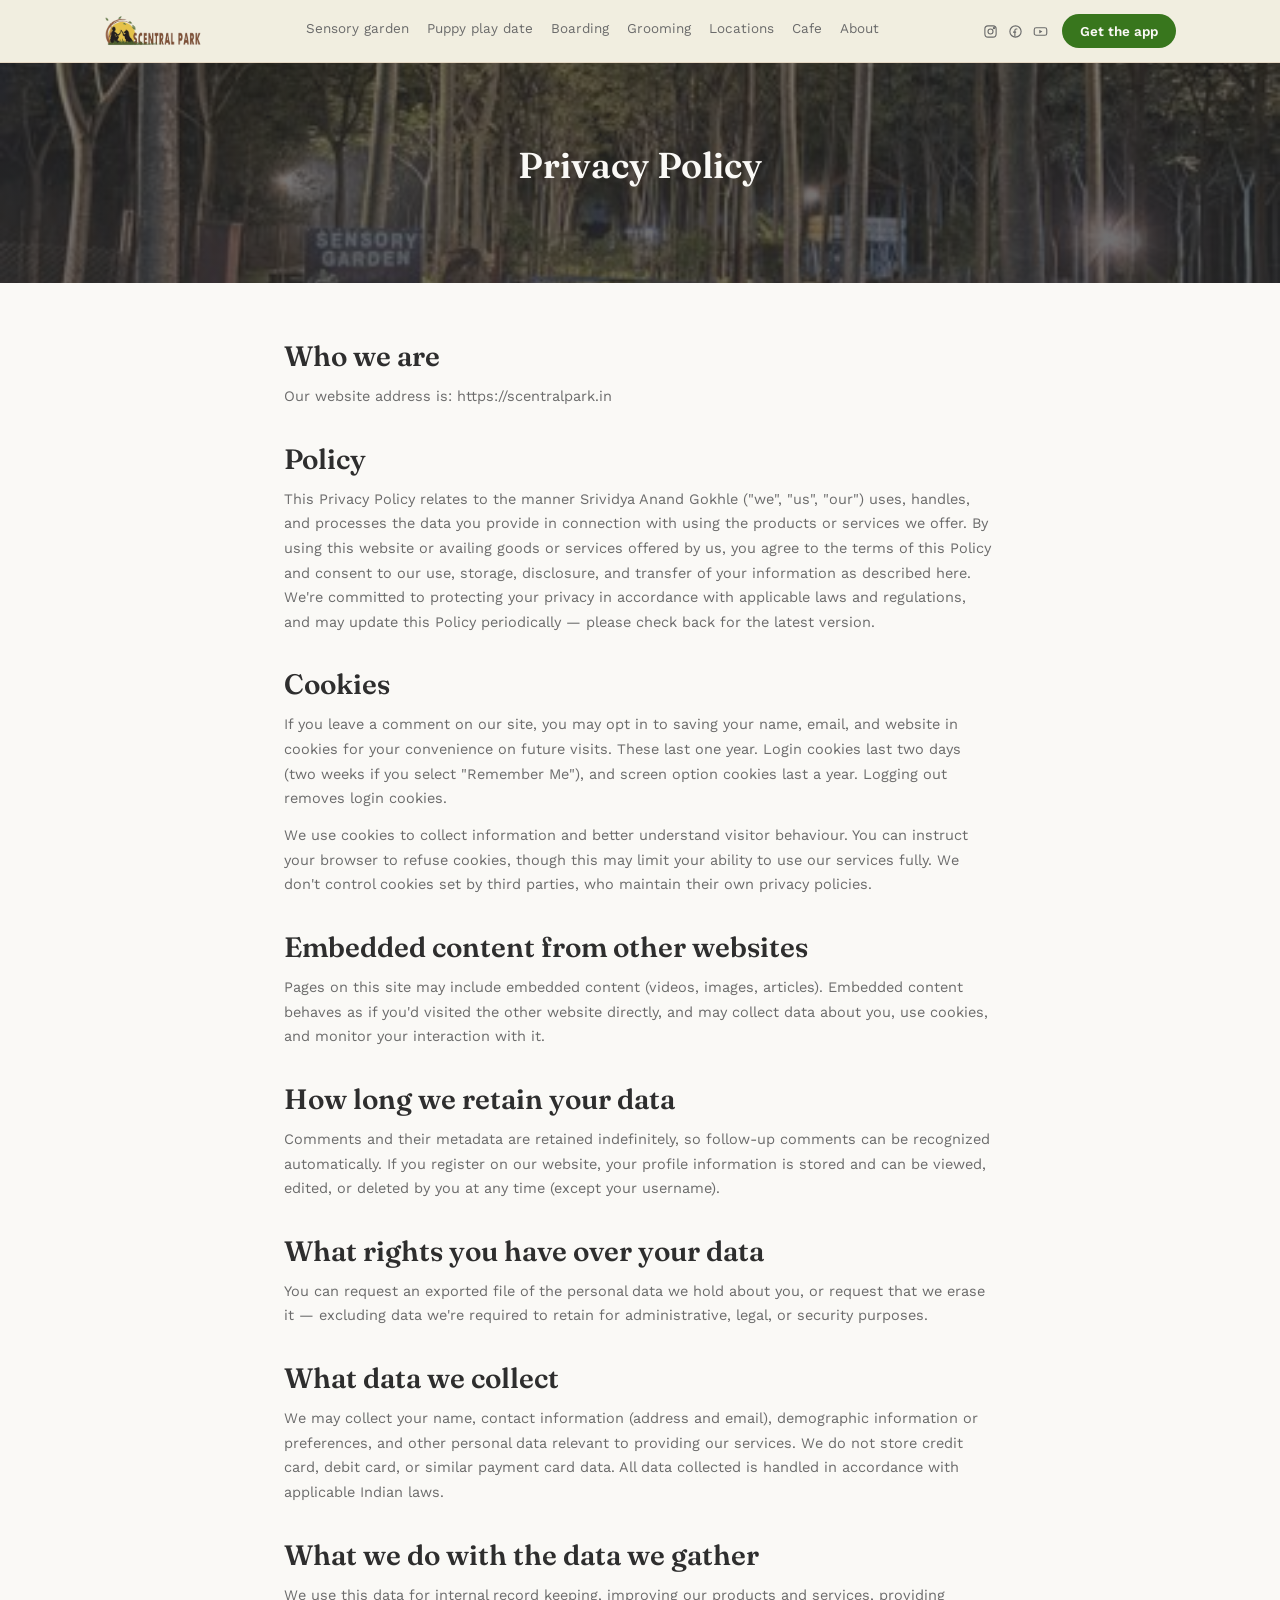
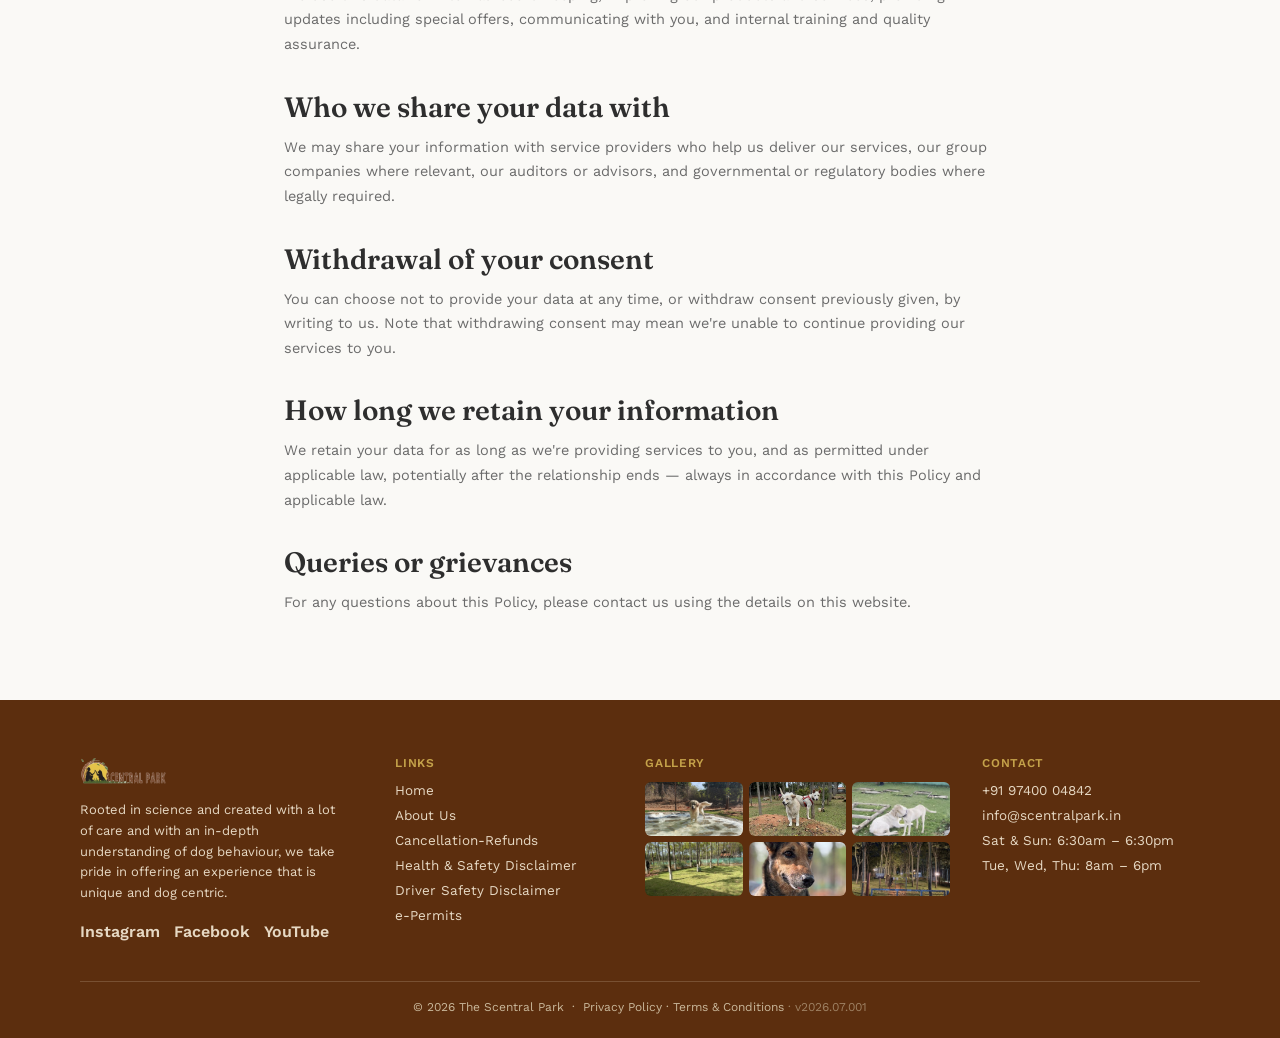
<file: privacy-policy.html>
<!DOCTYPE html>
<html lang="en">
<head>
<meta charset="UTF-8" />
<meta name="viewport" content="width=device-width, initial-scale=1.0" />
<title>Privacy Policy — The Scentral Park</title>
<meta name="description" content="Privacy policy covering how The Scentral Park collects, uses, and protects your data.">
<link href="https://fonts.googleapis.com/css2?family=Fraunces:wght@500;600&family=Work+Sans:wght@400;500;600&display=swap" rel="stylesheet">
<link rel="stylesheet" href="assets/css/main.css">
</head>
<body>
<script>
  if ("scrollRestoration" in history) { history.scrollRestoration = "manual"; }
  window.scrollTo(0, 0);
  window.addEventListener("load", function() { window.scrollTo(0, 0); });
  window.addEventListener("pageshow", function() { window.scrollTo(0, 0); });
  setTimeout(function() { window.scrollTo(0, 0); }, 300);
</script>


<header>
  <div class="header-inner">
    <a href="index.html" class="logo">
      <img src="assets/img/logo.png" alt="The Scentral Park" style="height:34px;width:auto;">
    </a>
    <nav>
      <a href="sensory-garden.html">Sensory garden</a>
      <a href="puppy-play-date.html">Puppy play date</a>
      <a href="boarding.html">Boarding</a>
      <a href="grooming.html">Grooming</a>
      <a href="locations.html">Locations</a>
      <a href="cafe.html" class="grp" style="text-decoration:none;">Cafe</a>
      <a href="about.html" class="grp" style="text-decoration:none;">About</a>
    </nav>
    <div class="header-cta-group">
      <div class="header-social">
        <a href="https://www.instagram.com/thescentralpark/" target="_blank" rel="noopener" aria-label="Instagram"><svg viewBox="0 0 24 24" fill="none" stroke="currentColor" stroke-width="1.8"><rect x="3" y="3" width="18" height="18" rx="5"/><circle cx="12" cy="12" r="4"/><circle cx="17.5" cy="6.5" r="1"/></svg></a>
        <a href="https://www.facebook.com/profile.php?id=61556131220568" target="_blank" rel="noopener" aria-label="Facebook"><svg viewBox="0 0 24 24" fill="none" stroke="currentColor" stroke-width="1.8"><path d="M15 8h-2a2 2 0 0 0-2 2v10M8 13h5"/><circle cx="12" cy="12" r="9"/></svg></a>
        <a href="http://www.youtube.com/@thescentralpark" target="_blank" rel="noopener" aria-label="YouTube"><svg viewBox="0 0 24 24" fill="none" stroke="currentColor" stroke-width="1.8"><rect x="2" y="6" width="20" height="12" rx="3"/><path d="M10 9l5 3-5 3z" fill="currentColor" stroke="none"/></svg></a>
      </div>
      <a href="#" class="btn btn-primary" style="padding:9px 18px;font-size:13.5px;">Get the app</a>
      <button class="mobile-toggle" onclick="toggleMobileMenu()" aria-label="Toggle menu">
        <svg viewBox="0 0 24 24" fill="none" stroke="currentColor" stroke-width="2" stroke-linecap="round"><line x1="3" y1="6" x2="21" y2="6"/><line x1="3" y1="12" x2="21" y2="12"/><line x1="3" y1="18" x2="21" y2="18"/></svg>
      </button>
    </div>
  </div>
</header>
<div class="mobile-menu" id="mmenu">
  <div class="mobile-menu-scrim" onclick="closeMobileMenu()"></div>
  <div class="mobile-menu-panel">
    <div class="mobile-menu-top">
      <img src="assets/img/logo.png" alt="The Scentral Park">
      <button class="mobile-menu-close" onclick="closeMobileMenu()" aria-label="Close menu">
        <svg viewBox="0 0 24 24" fill="none" stroke="currentColor" stroke-width="2" stroke-linecap="round"><line x1="4" y1="4" x2="20" y2="20"/><line x1="20" y1="4" x2="4" y2="20"/></svg>
      </button>
  </div>
</div>
    <a href="sensory-garden.html">Sensory garden</a>
    <a href="puppy-play-date.html">Puppy play date</a>
    <a href="boarding.html">Boarding</a>
    <a href="grooming.html">Grooming</a>
    <a href="locations.html">Locations</a>
    <a href="cafe.html">Cafe</a>
    <a href="about.html">About</a>
    <a href="#" class="btn btn-primary">Get the app</a>
    <div class="mobile-menu-social">
      <a href="https://www.instagram.com/thescentralpark/" target="_blank" rel="noopener" aria-label="Instagram"><svg viewBox="0 0 24 24" fill="none" stroke="currentColor" stroke-width="1.8"><rect x="3" y="3" width="18" height="18" rx="5"/><circle cx="12" cy="12" r="4"/><circle cx="17.5" cy="6.5" r="1"/></svg></a>
      <a href="https://www.facebook.com/profile.php?id=61556131220568" target="_blank" rel="noopener" aria-label="Facebook"><svg viewBox="0 0 24 24" fill="none" stroke="currentColor" stroke-width="1.8"><path d="M15 8h-2a2 2 0 0 0-2 2v10M8 13h5"/><circle cx="12" cy="12" r="9"/></svg></a>
      <a href="http://www.youtube.com/@thescentralpark" target="_blank" rel="noopener" aria-label="YouTube"><svg viewBox="0 0 24 24" fill="none" stroke="currentColor" stroke-width="1.8"><rect x="2" y="6" width="20" height="12" rx="3"/><path d="M10 9l5 3-5 3z" fill="currentColor" stroke="none"/></svg></a>
    </div>
  </div>

<section class="page-hero" style="min-height:220px;">
  <img src="assets/img/park-path.jpg" alt="The Scentral Park">
  <div class="scrim"></div>
  <div class="page-hero-content">
    <h1 style="font-size:clamp(26px,3.5vw,36px);">Privacy Policy</h1>
  </div>
</section>

<section class="legal-content">
    <h2>Who we are</h2>
    <p>Our website address is: https://scentralpark.in</p>

    <h2>Policy</h2>
    <p>This Privacy Policy relates to the manner Srividya Anand Gokhle ("we", "us", "our") uses, handles, and processes the data you provide in connection with using the products or services we offer. By using this website or availing goods or services offered by us, you agree to the terms of this Policy and consent to our use, storage, disclosure, and transfer of your information as described here. We're committed to protecting your privacy in accordance with applicable laws and regulations, and may update this Policy periodically — please check back for the latest version.</p>

    <h2>Cookies</h2>
    <p>If you leave a comment on our site, you may opt in to saving your name, email, and website in cookies for your convenience on future visits. These last one year. Login cookies last two days (two weeks if you select "Remember Me"), and screen option cookies last a year. Logging out removes login cookies.</p>
    <p>We use cookies to collect information and better understand visitor behaviour. You can instruct your browser to refuse cookies, though this may limit your ability to use our services fully. We don't control cookies set by third parties, who maintain their own privacy policies.</p>

    <h2>Embedded content from other websites</h2>
    <p>Pages on this site may include embedded content (videos, images, articles). Embedded content behaves as if you'd visited the other website directly, and may collect data about you, use cookies, and monitor your interaction with it.</p>

    <h2>How long we retain your data</h2>
    <p>Comments and their metadata are retained indefinitely, so follow-up comments can be recognized automatically. If you register on our website, your profile information is stored and can be viewed, edited, or deleted by you at any time (except your username).</p>

    <h2>What rights you have over your data</h2>
    <p>You can request an exported file of the personal data we hold about you, or request that we erase it — excluding data we're required to retain for administrative, legal, or security purposes.</p>

    <h2>What data we collect</h2>
    <p>We may collect your name, contact information (address and email), demographic information or preferences, and other personal data relevant to providing our services. We do not store credit card, debit card, or similar payment card data. All data collected is handled in accordance with applicable Indian laws.</p>

    <h2>What we do with the data we gather</h2>
    <p>We use this data for internal record keeping, improving our products and services, providing updates including special offers, communicating with you, and internal training and quality assurance.</p>

    <h2>Who we share your data with</h2>
    <p>We may share your information with service providers who help us deliver our services, our group companies where relevant, our auditors or advisors, and governmental or regulatory bodies where legally required.</p>

    <h2>Withdrawal of your consent</h2>
    <p>You can choose not to provide your data at any time, or withdraw consent previously given, by writing to us. Note that withdrawing consent may mean we're unable to continue providing our services to you.</p>

    <h2>How long we retain your information</h2>
    <p>We retain your data for as long as we're providing services to you, and as permitted under applicable law, potentially after the relationship ends — always in accordance with this Policy and applicable law.</p>

    <h2>Queries or grievances</h2>
    <p>For any questions about this Policy, please contact us using the details on this website.</p>
</section>

<footer>
  <div class="footer-inner">
    <div class="footer-brand-col">
      <div class="logo">
        <img src="assets/img/logo.png" alt="The Scentral Park" style="height:30px;width:auto;">
      </div>
      <p class="tagline">Rooted in science and created with a lot of care and with an in-depth understanding of dog behaviour, we take pride in offering an experience that is unique and dog centric.</p>
      <div class="footer-social">
        <a href="https://www.instagram.com/thescentralpark/" target="_blank" rel="noopener">Instagram</a>
        <a href="https://www.facebook.com/profile.php?id=61556131220568" target="_blank" rel="noopener">Facebook</a>
        <a href="http://www.youtube.com/@thescentralpark" target="_blank" rel="noopener">YouTube</a>
      </div>
    </div>
    <div class="footer-col">
      <h4>Links</h4>
      <a href="index.html">Home</a>
      <a href="about.html">About Us</a>
      <a href="cancellation-refunds.html">Cancellation-Refunds</a>
      <a href="health-safety-disclaimer.html">Health &amp; Safety Disclaimer</a>
      <a href="driver-safety-disclaimer.html">Driver Safety Disclaimer</a>
      <a href="e-permits.html">e-Permits</a>
    </div>
    <div class="footer-col">
      <h4>Gallery</h4>
      <div class="footer-gallery">
        <img src="assets/img/sensory-garden-hero.jpg" alt="">
        <img src="assets/img/mound-play-1.jpg" alt="">
        <img src="assets/img/puppies-grass-1.jpg" alt="">
        <img src="assets/img/boarding-2.jpg" alt="">
        <img src="assets/img/portrait-1.jpg" alt="">
        <img src="assets/img/park-path.jpg" alt="">
      </div>
    </div>
    <div class="footer-col">
      <h4>Contact</h4>
      <a href="tel:+919740004842">+91 97400 04842</a>
      <a href="mailto:info@scentralpark.in">info@scentralpark.in</a>
      <span>Sat &amp; Sun: 6:30am – 6:30pm</span>
      <span>Tue, Wed, Thu: 8am – 6pm</span>
    </div>
  </div>
  <div class="footer-bottom">
    © 2026 The Scentral Park &nbsp;·&nbsp;
    <a href="privacy-policy.html">Privacy Policy</a> ·
    <a href="terms-conditions.html">Terms &amp; Conditions</a>
    <span style="display:inline;opacity:.6;"> · v2026.07.001</span>
  </div>
</footer>


<script>
  function toggleMobileMenu() {
    const menu = document.getElementById('mmenu');
    const opening = !menu.classList.contains('open');
    menu.classList.toggle('open');
    document.querySelectorAll('video').forEach(v => { opening ? v.pause() : v.play(); });
  }
  function closeMobileMenu() {
    document.getElementById('mmenu').classList.remove('open');
    document.querySelectorAll('video').forEach(v => v.play());
  }
</script>
</body>
</html>
</file>
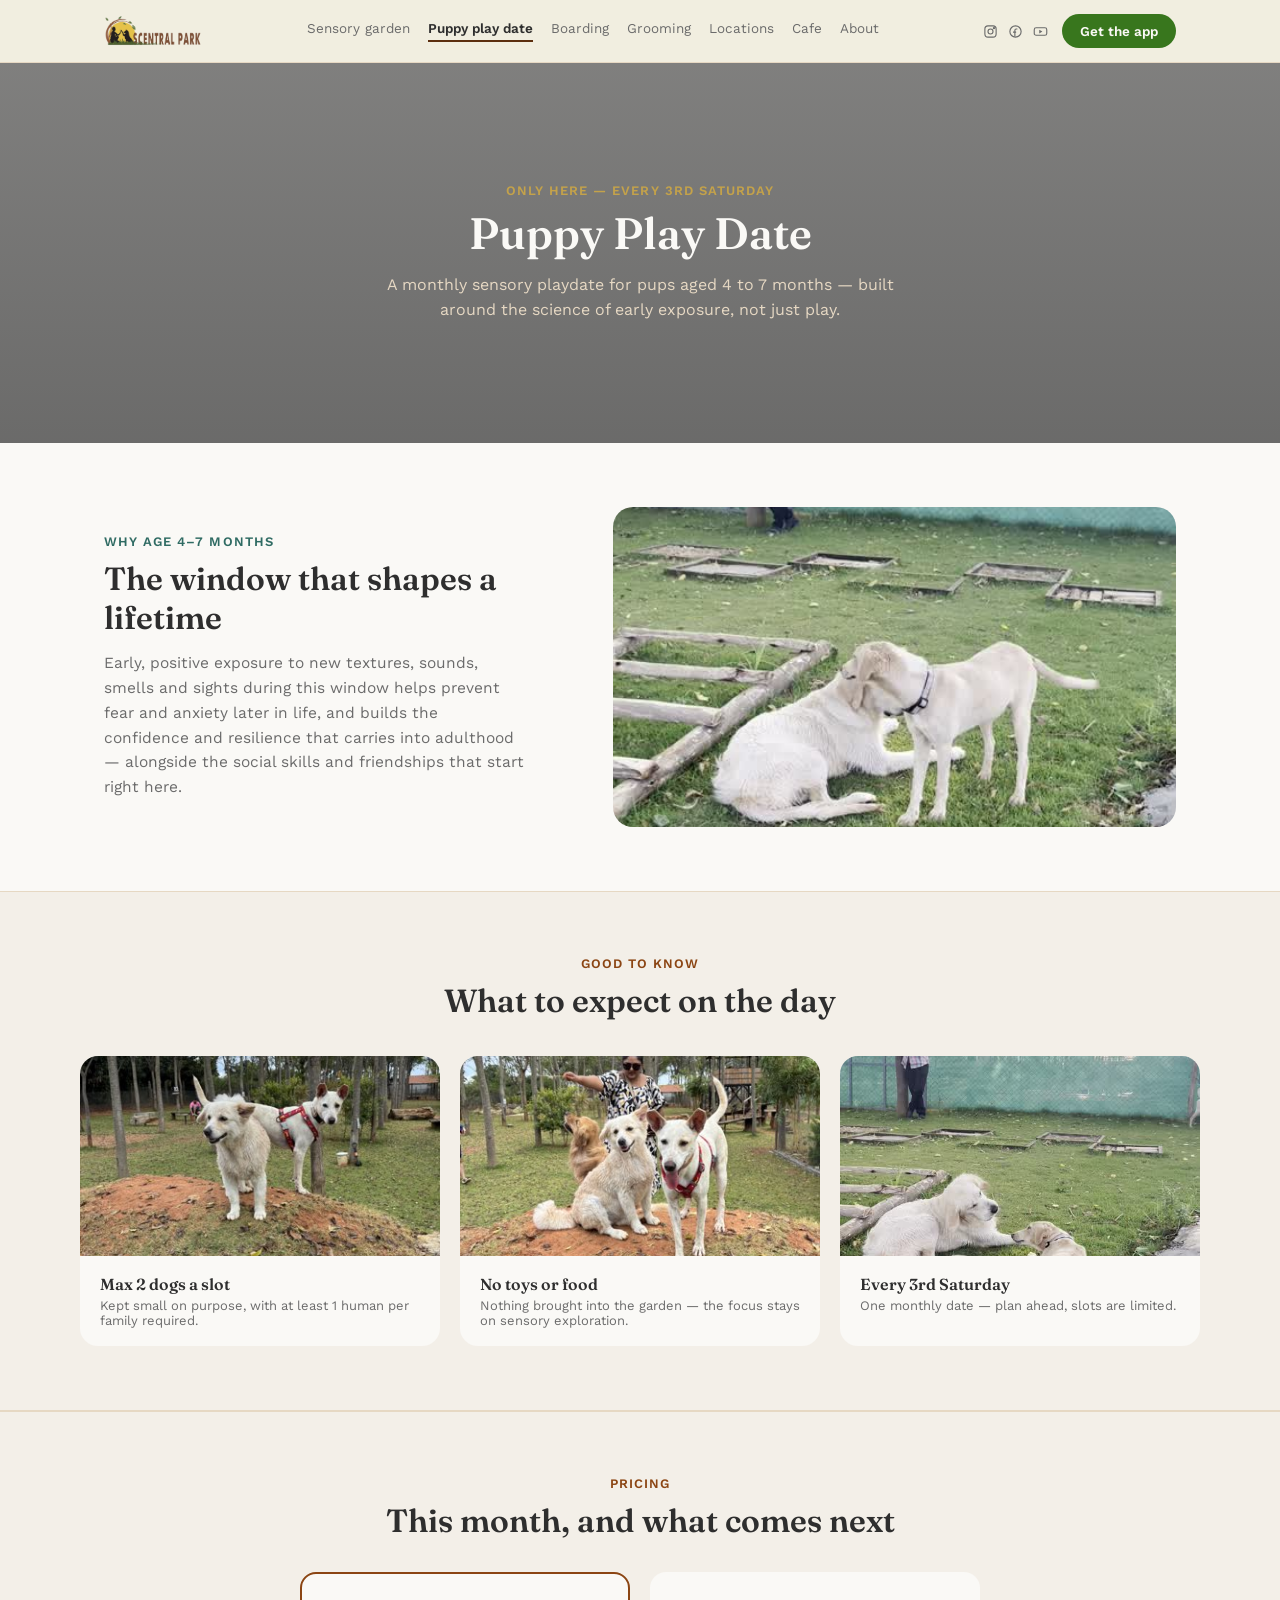
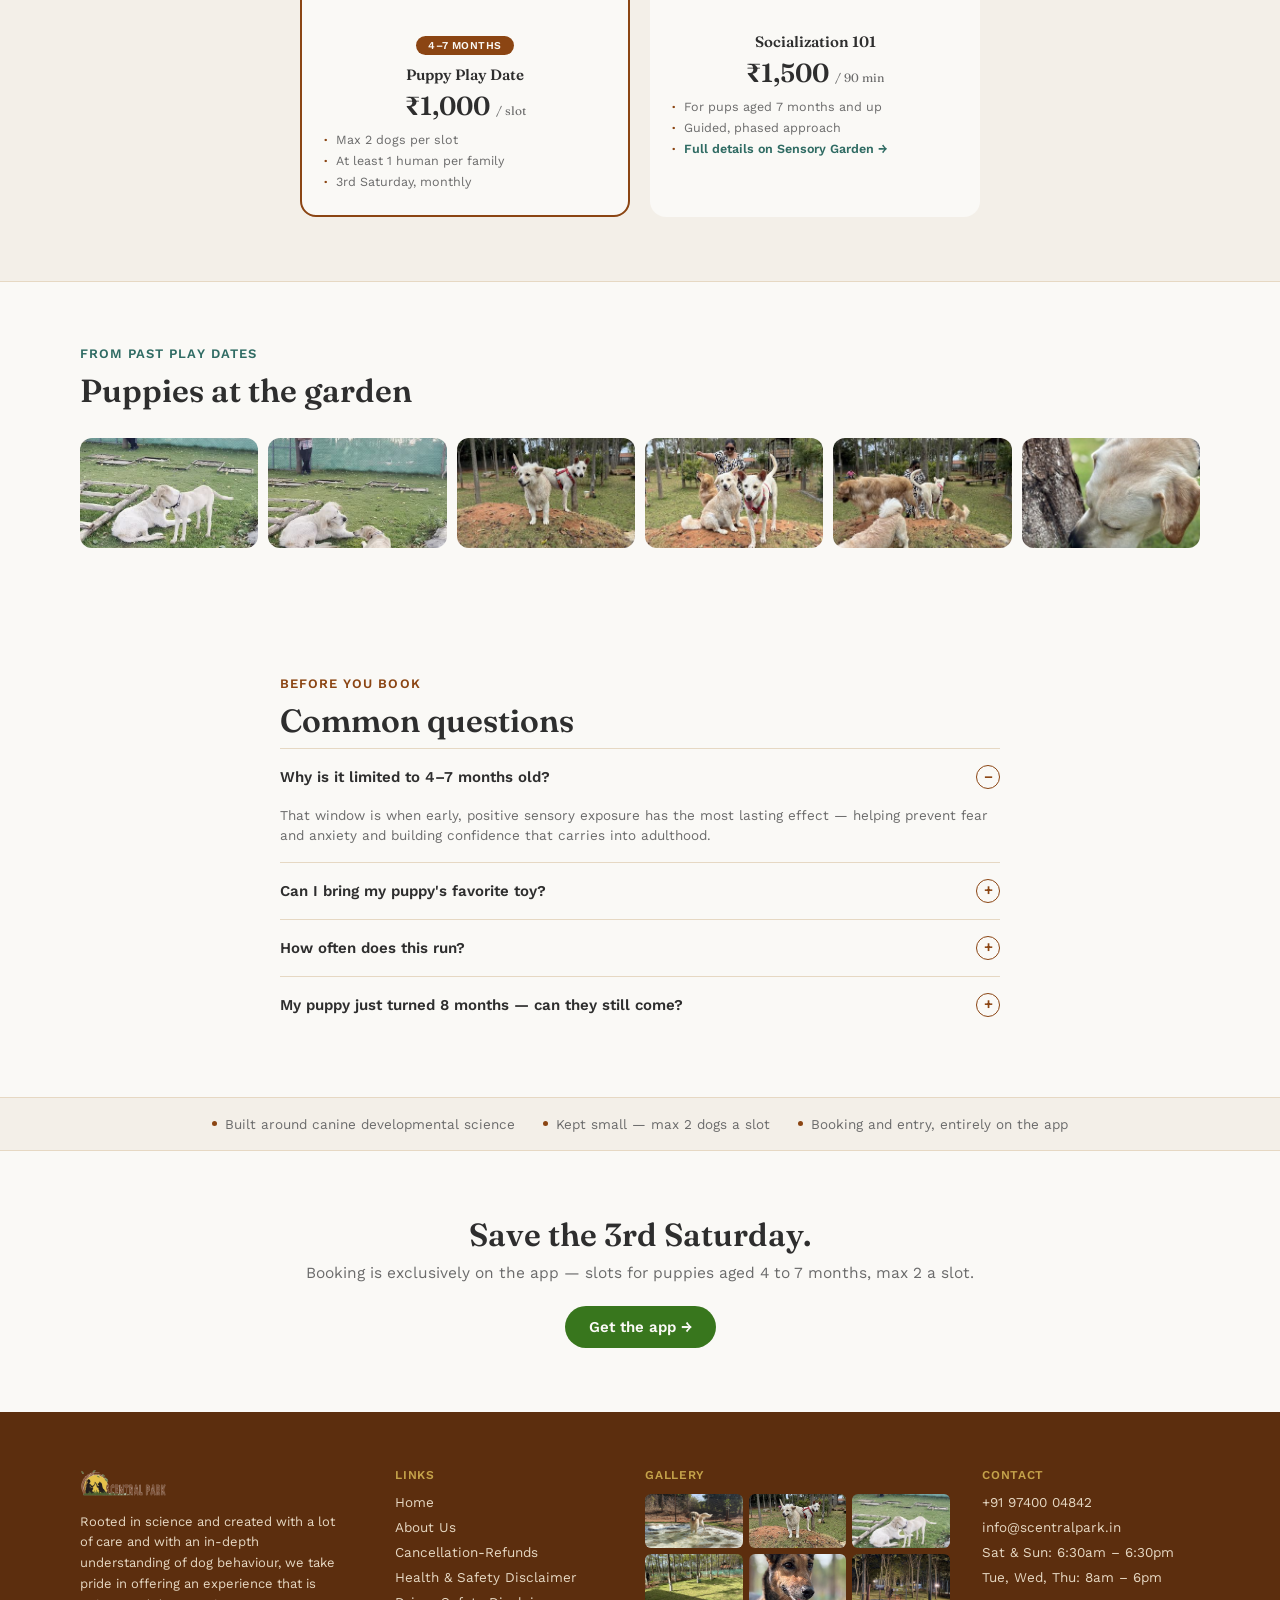
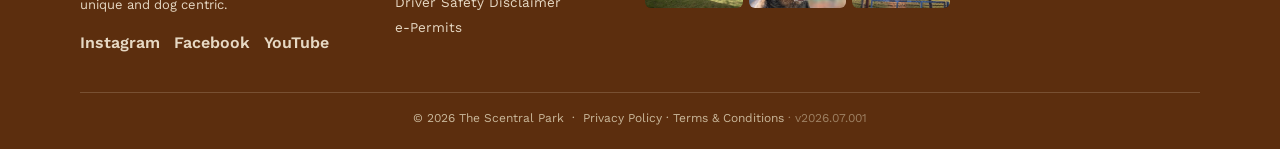
<file: puppy-play-date.html>
<!DOCTYPE html>
<html lang="en">
<head>
<meta charset="UTF-8" />
<meta name="viewport" content="width=device-width, initial-scale=1.0" />
<title>Puppy Play Date — The Scentral Park</title>
<meta name="description" content="Puppy Play Date at The Scentral Park — a monthly sensory playdate for pups aged 4 to 7 months, in Devanahalli, Bengaluru.">
<link href="https://fonts.googleapis.com/css2?family=Fraunces:wght@500;600&family=Work+Sans:wght@400;500;600&display=swap" rel="stylesheet">
<link rel="stylesheet" href="assets/css/main.css">
</head>
<body>
<script>
  if ("scrollRestoration" in history) { history.scrollRestoration = "manual"; }
  window.scrollTo(0, 0);
  window.addEventListener("load", function() { window.scrollTo(0, 0); });
  window.addEventListener("pageshow", function() { window.scrollTo(0, 0); });
  setTimeout(function() { window.scrollTo(0, 0); }, 300);
</script>


<header>
  <div class="header-inner">
    <a href="index.html" class="logo">
      <img src="assets/img/logo.png" alt="The Scentral Park" style="height:34px;width:auto;">
    </a>
    <nav>
      <a href="sensory-garden.html">Sensory garden</a>
      <a href="puppy-play-date.html" class="nav-active">Puppy play date</a>
      <a href="boarding.html">Boarding</a>
      <a href="grooming.html">Grooming</a>
      <a href="locations.html">Locations</a>
      <a href="cafe.html" class="grp" style="text-decoration:none;">Cafe</a>
      <a href="about.html" class="grp" style="text-decoration:none;">About</a>
    </nav>
    <div class="header-cta-group">
      <div class="header-social">
        <a href="https://www.instagram.com/thescentralpark/" target="_blank" rel="noopener" aria-label="Instagram">
          <svg viewBox="0 0 24 24" fill="none" stroke="currentColor" stroke-width="1.8"><rect x="3" y="3" width="18" height="18" rx="5"/><circle cx="12" cy="12" r="4"/><circle cx="17.5" cy="6.5" r="1"/></svg>
        </a>
        <a href="https://www.facebook.com/profile.php?id=61556131220568" target="_blank" rel="noopener" aria-label="Facebook">
          <svg viewBox="0 0 24 24" fill="none" stroke="currentColor" stroke-width="1.8"><path d="M15 8h-2a2 2 0 0 0-2 2v10M8 13h5"/><circle cx="12" cy="12" r="9"/></svg>
        </a>
        <a href="http://www.youtube.com/@thescentralpark" target="_blank" rel="noopener" aria-label="YouTube">
          <svg viewBox="0 0 24 24" fill="none" stroke="currentColor" stroke-width="1.8"><rect x="2" y="6" width="20" height="12" rx="3"/><path d="M10 9l5 3-5 3z" fill="currentColor" stroke="none"/></svg>
        </a>
      </div>
      <a href="#" class="btn btn-primary" style="padding:9px 18px;font-size:13.5px;">Get the app</a>
      <button class="mobile-toggle" onclick="toggleMobileMenu()" aria-label="Toggle menu">
        <svg viewBox="0 0 24 24" fill="none" stroke="currentColor" stroke-width="2" stroke-linecap="round"><line x1="3" y1="6" x2="21" y2="6"/><line x1="3" y1="12" x2="21" y2="12"/><line x1="3" y1="18" x2="21" y2="18"/></svg>
      </button>
    </div>
  </div>
</header>
<div class="mobile-menu" id="mmenu">
  <div class="mobile-menu-scrim" onclick="closeMobileMenu()"></div>
  <div class="mobile-menu-panel">
    <div class="mobile-menu-top">
      <img src="assets/img/logo.png" alt="The Scentral Park">
      <button class="mobile-menu-close" onclick="closeMobileMenu()" aria-label="Close menu">
        <svg viewBox="0 0 24 24" fill="none" stroke="currentColor" stroke-width="2" stroke-linecap="round"><line x1="4" y1="4" x2="20" y2="20"/><line x1="20" y1="4" x2="4" y2="20"/></svg>
      </button>
    </div>
    <a href="sensory-garden.html">Sensory garden</a>
    <a href="puppy-play-date.html" class="nav-active">Puppy play date</a>
    <a href="boarding.html">Boarding</a>
    <a href="grooming.html">Grooming</a>
    <a href="locations.html">Locations</a>
    <a href="cafe.html">Cafe</a>
    <a href="about.html">About</a>
    <a href="#" class="btn btn-primary">Get the app</a>
    <div class="mobile-menu-social">
      <a href="https://www.instagram.com/thescentralpark/" target="_blank" rel="noopener" aria-label="Instagram"><svg viewBox="0 0 24 24" fill="none" stroke="currentColor" stroke-width="1.8"><rect x="3" y="3" width="18" height="18" rx="5"/><circle cx="12" cy="12" r="4"/><circle cx="17.5" cy="6.5" r="1"/></svg></a>
      <a href="https://www.facebook.com/profile.php?id=61556131220568" target="_blank" rel="noopener" aria-label="Facebook"><svg viewBox="0 0 24 24" fill="none" stroke="currentColor" stroke-width="1.8"><path d="M15 8h-2a2 2 0 0 0-2 2v10M8 13h5"/><circle cx="12" cy="12" r="9"/></svg></a>
      <a href="http://www.youtube.com/@thescentralpark" target="_blank" rel="noopener" aria-label="YouTube"><svg viewBox="0 0 24 24" fill="none" stroke="currentColor" stroke-width="1.8"><rect x="2" y="6" width="20" height="12" rx="3"/><path d="M10 9l5 3-5 3z" fill="currentColor" stroke="none"/></svg></a>
    </div>
  </div>
</div>

<section class="page-hero">
  <video src="assets/video/puppy-play-date.mp4" autoplay muted loop playsinline></video>
  <div class="scrim"></div>
  <div class="page-hero-content">
    <span class="eyebrow" style="color:var(--sand);">Only here — every 3rd Saturday</span>
    <h1>Puppy Play Date</h1>
    <p>A monthly sensory playdate for pups aged 4 to 7 months — built around the science of early exposure, not just play.</p>
  </div>
</section>

<section class="feature">
  <div class="feature-inner wrap">
    <div>
      <span class="eyebrow" style="color:var(--water);">Why age 4–7 months</span>
      <h2>The window that shapes a lifetime</h2>
      <p>Early, positive exposure to new textures, sounds, smells and sights during this window helps prevent fear and anxiety later in life, and builds the confidence and resilience that carries into adulthood — alongside the social skills and friendships that start right here.</p>
    </div>
    <div class="feature-media">
      <img src="assets/img/puppies-grass-1.jpg" alt="Puppies at a Scentral Park play date">
    </div>
  </div>
</section>

<section class="zones">
  <div class="zones-head">
    <span class="eyebrow" style="color:var(--mud);">Good to know</span>
    <h2>What to expect on the day</h2>
  </div>
  <div class="zones-grid">
    <div class="zone-card">
      <div class="zone-media"><img src="assets/img/mound-play-1.jpg" alt="Puppies playing"></div>
      <div class="zone-body">
        <h3>Max 2 dogs a slot</h3>
        <p>Kept small on purpose, with at least 1 human per family required.</p>
      </div>
    </div>
    <div class="zone-card">
      <div class="zone-media"><img src="assets/img/mound-play-2.jpg" alt="Puppies exploring"></div>
      <div class="zone-body">
        <h3>No toys or food</h3>
        <p>Nothing brought into the garden — the focus stays on sensory exploration.</p>
      </div>
    </div>
    <div class="zone-card">
      <div class="zone-media"><img src="assets/img/puppies-grass-2.jpg" alt="Puppies together"></div>
      <div class="zone-body">
        <h3>Every 3rd Saturday</h3>
        <p>One monthly date — plan ahead, slots are limited.</p>
      </div>
    </div>
  </div>
</section>

<section class="pricing">
  <div class="pricing-head">
    <span class="eyebrow" style="color:var(--mud);">Pricing</span>
    <h2>This month, and what comes next</h2>
  </div>
  <div class="pricing-grid" style="grid-template-columns:repeat(2,1fr);max-width:680px;">
    <div class="price-card popular">
      <span class="price-tag">4–7 months</span>
      <h3>Puppy Play Date</h3>
      <div class="amount">₹1,000 <span>/ slot</span></div>
      <ul>
        <li>Max 2 dogs per slot</li>
        <li>At least 1 human per family</li>
        <li>3rd Saturday, monthly</li>
      </ul>
    </div>
    <div class="price-card">
      <h3>Socialization 101</h3>
      <div class="amount">₹1,500 <span>/ 90 min</span></div>
      <ul>
        <li>For pups aged 7 months and up</li>
        <li>Guided, phased approach</li>
        <li><a href="sensory-garden.html" style="color:var(--water);font-weight:600;">Full details on Sensory Garden →</a></li>
      </ul>
    </div>
  </div>
</section>

<section class="gallery">
  <div class="gallery-head">
    <span class="eyebrow" style="color:var(--water);">From past play dates</span>
    <h2>Puppies at the garden</h2>
  </div>
  <div class="gallery-grid">
    <img src="assets/img/puppies-grass-1.jpg" alt="Puppy Play Date">
    <img src="assets/img/puppies-grass-2.jpg" alt="Puppy Play Date">
    <img src="assets/img/mound-play-1.jpg" alt="Puppy Play Date">
    <img src="assets/img/mound-play-2.jpg" alt="Puppy Play Date">
    <img src="assets/img/mound-play-3.jpg" alt="Puppy Play Date">
    <img src="assets/img/portrait-2.jpg" alt="Dog at The Scentral Park">
  </div>
</section>

<section class="faq">
  <div class="faq-inner">
    <span class="eyebrow" style="color:var(--mud);">Before you book</span>
    <h2 style="font-size:clamp(24px,3vw,32px);margin-bottom:8px;">Common questions</h2>
    <details class="faq-item" open>
      <summary>Why is it limited to 4–7 months old?</summary>
      <p>That window is when early, positive sensory exposure has the most lasting effect — helping prevent fear and anxiety and building confidence that carries into adulthood.</p>
    </details>
    <details class="faq-item">
      <summary>Can I bring my puppy's favorite toy?</summary>
      <p>No — toys and outside food aren't allowed in the sensory garden, so the focus stays on exploring the space itself.</p>
    </details>
    <details class="faq-item">
      <summary>How often does this run?</summary>
      <p>Once a month, every 3rd Saturday. Slots are limited to 2 dogs, so it's worth booking ahead.</p>
    </details>
    <details class="faq-item">
      <summary>My puppy just turned 8 months — can they still come?</summary>
      <p>Puppy Play Date is for the 4–7 month window specifically. Socialization 101, part of the Sensory Garden's Shared Slots, picks up from 7 months onward.</p>
    </details>
  </div>
</section>

<div class="trust">
  <div class="trust-inner">
    <span><span class="dot"></span>Built around canine developmental science</span>
    <span><span class="dot"></span>Kept small — max 2 dogs a slot</span>
    <span><span class="dot"></span>Booking and entry, entirely on the app</span>
  </div>
  </div>

<section class="closing wrap">
  <h2>Save the 3rd Saturday.</h2>
  <p>Booking is exclusively on the app — slots for puppies aged 4 to 7 months, max 2 a slot.</p>
  <a href="#" class="btn btn-primary">Get the app →</a>
</section>

<footer>
  <div class="footer-inner">
    <div class="footer-brand-col">
      <div class="logo">
        <img src="assets/img/logo.png" alt="The Scentral Park" style="height:30px;width:auto;">
      </div>
      <p class="tagline">Rooted in science and created with a lot of care and with an in-depth understanding of dog behaviour, we take pride in offering an experience that is unique and dog centric.</p>
      <div class="footer-social">
        <a href="https://www.instagram.com/thescentralpark/" target="_blank" rel="noopener">Instagram</a>
        <a href="https://www.facebook.com/profile.php?id=61556131220568" target="_blank" rel="noopener">Facebook</a>
        <a href="http://www.youtube.com/@thescentralpark" target="_blank" rel="noopener">YouTube</a>
      </div>
    </div>
    <div class="footer-col">
      <h4>Links</h4>
      <a href="index.html">Home</a>
      <a href="about.html">About Us</a>
      <a href="cancellation-refunds.html">Cancellation-Refunds</a>
      <a href="health-safety-disclaimer.html">Health &amp; Safety Disclaimer</a>
      <a href="driver-safety-disclaimer.html">Driver Safety Disclaimer</a>
      <a href="e-permits.html">e-Permits</a>
    </div>
    <div class="footer-col">
      <h4>Gallery</h4>
      <div class="footer-gallery">
        <img src="assets/img/sensory-garden-hero.jpg" alt="">
        <img src="assets/img/mound-play-1.jpg" alt="">
        <img src="assets/img/puppies-grass-1.jpg" alt="">
        <img src="assets/img/boarding-2.jpg" alt="">
        <img src="assets/img/portrait-1.jpg" alt="">
        <img src="assets/img/park-path.jpg" alt="">
      </div>
    </div>
    <div class="footer-col">
      <h4>Contact</h4>
      <a href="tel:+919740004842">+91 97400 04842</a>
      <a href="mailto:info@scentralpark.in">info@scentralpark.in</a>
      <span>Sat &amp; Sun: 6:30am – 6:30pm</span>
      <span>Tue, Wed, Thu: 8am – 6pm</span>
    </div>
  </div>
  <div class="footer-bottom">
    © 2026 The Scentral Park &nbsp;·&nbsp;
    <a href="privacy-policy.html">Privacy Policy</a> ·
    <a href="terms-conditions.html">Terms &amp; Conditions</a>
    <span style="display:inline;opacity:.6;"> · v2026.07.001</span>
  </div>
</footer>


<script>
  function toggleMobileMenu() {
    const menu = document.getElementById('mmenu');
    const opening = !menu.classList.contains('open');
    menu.classList.toggle('open');
    document.querySelectorAll('video').forEach(v => { opening ? v.pause() : v.play(); });
  }
  function closeMobileMenu() {
    document.getElementById('mmenu').classList.remove('open');
    document.querySelectorAll('video').forEach(v => v.play());
  }
</script>
</body>
</html>
</file>
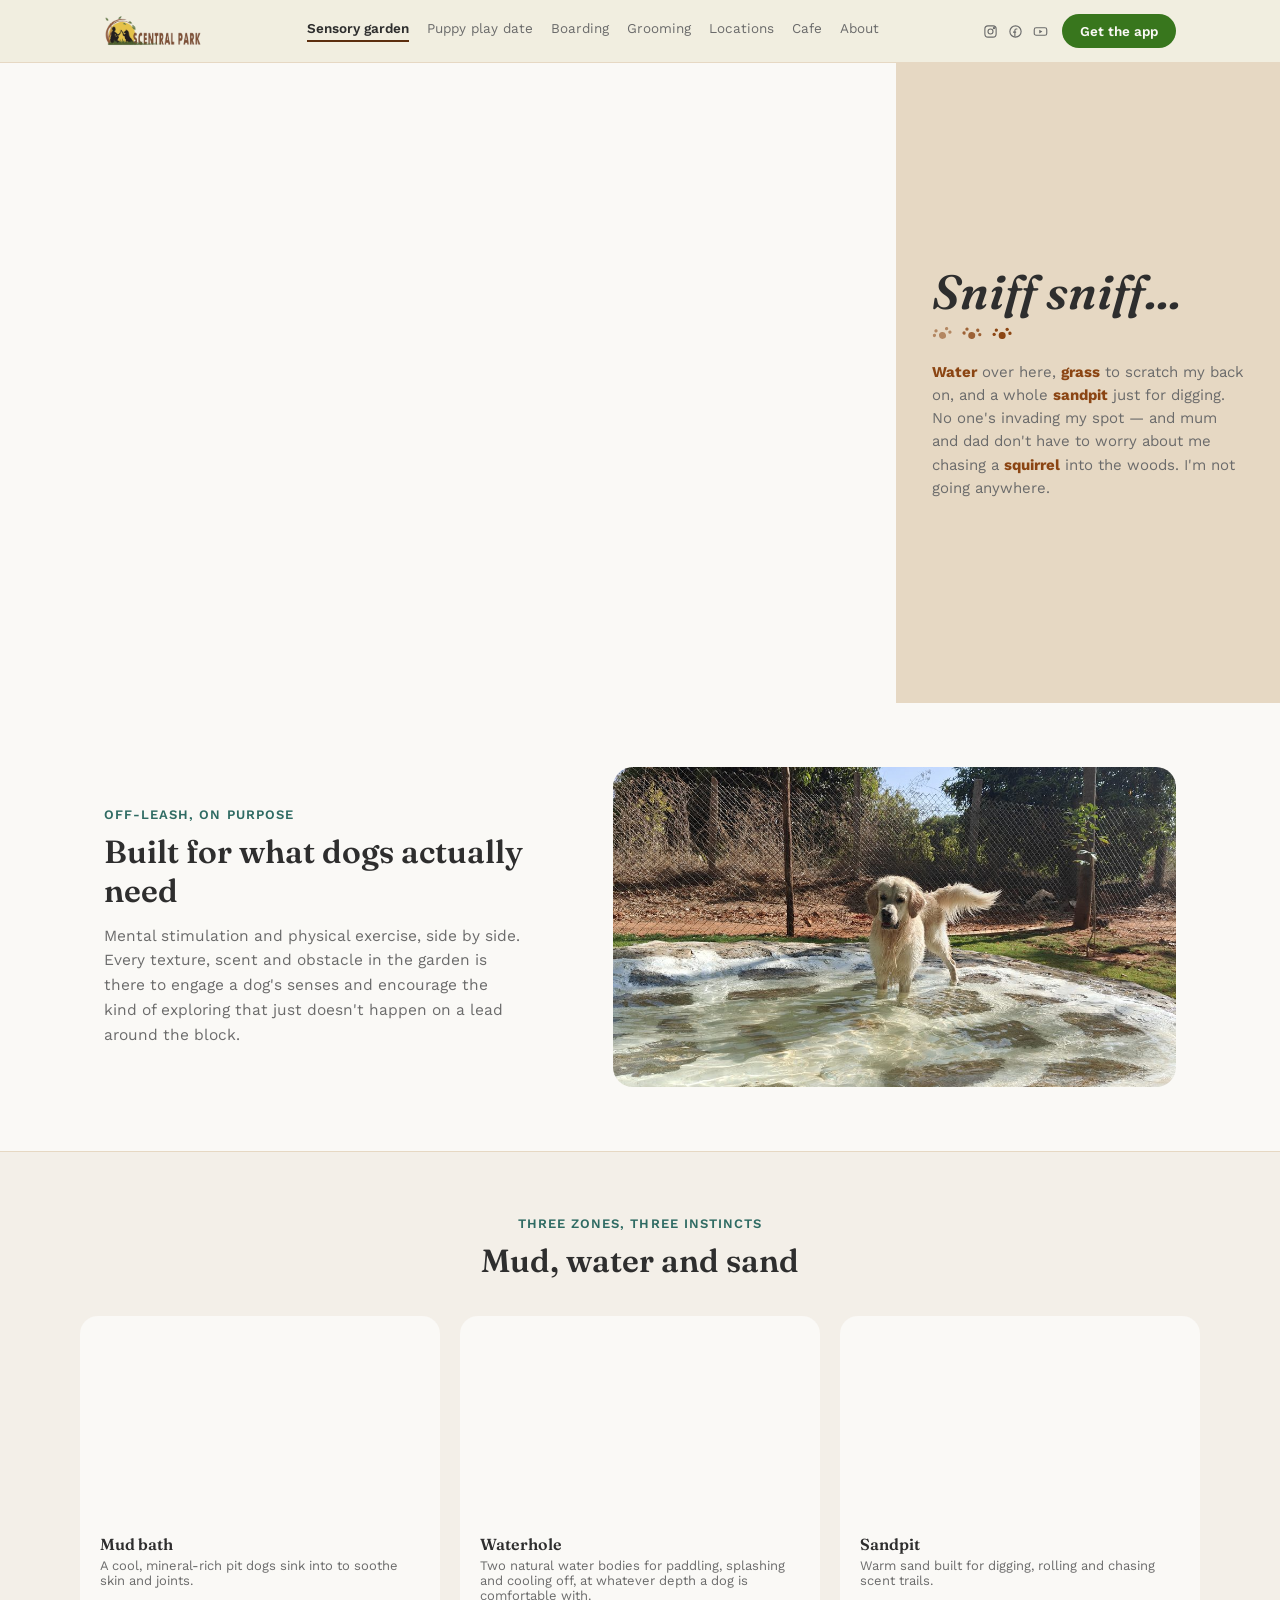
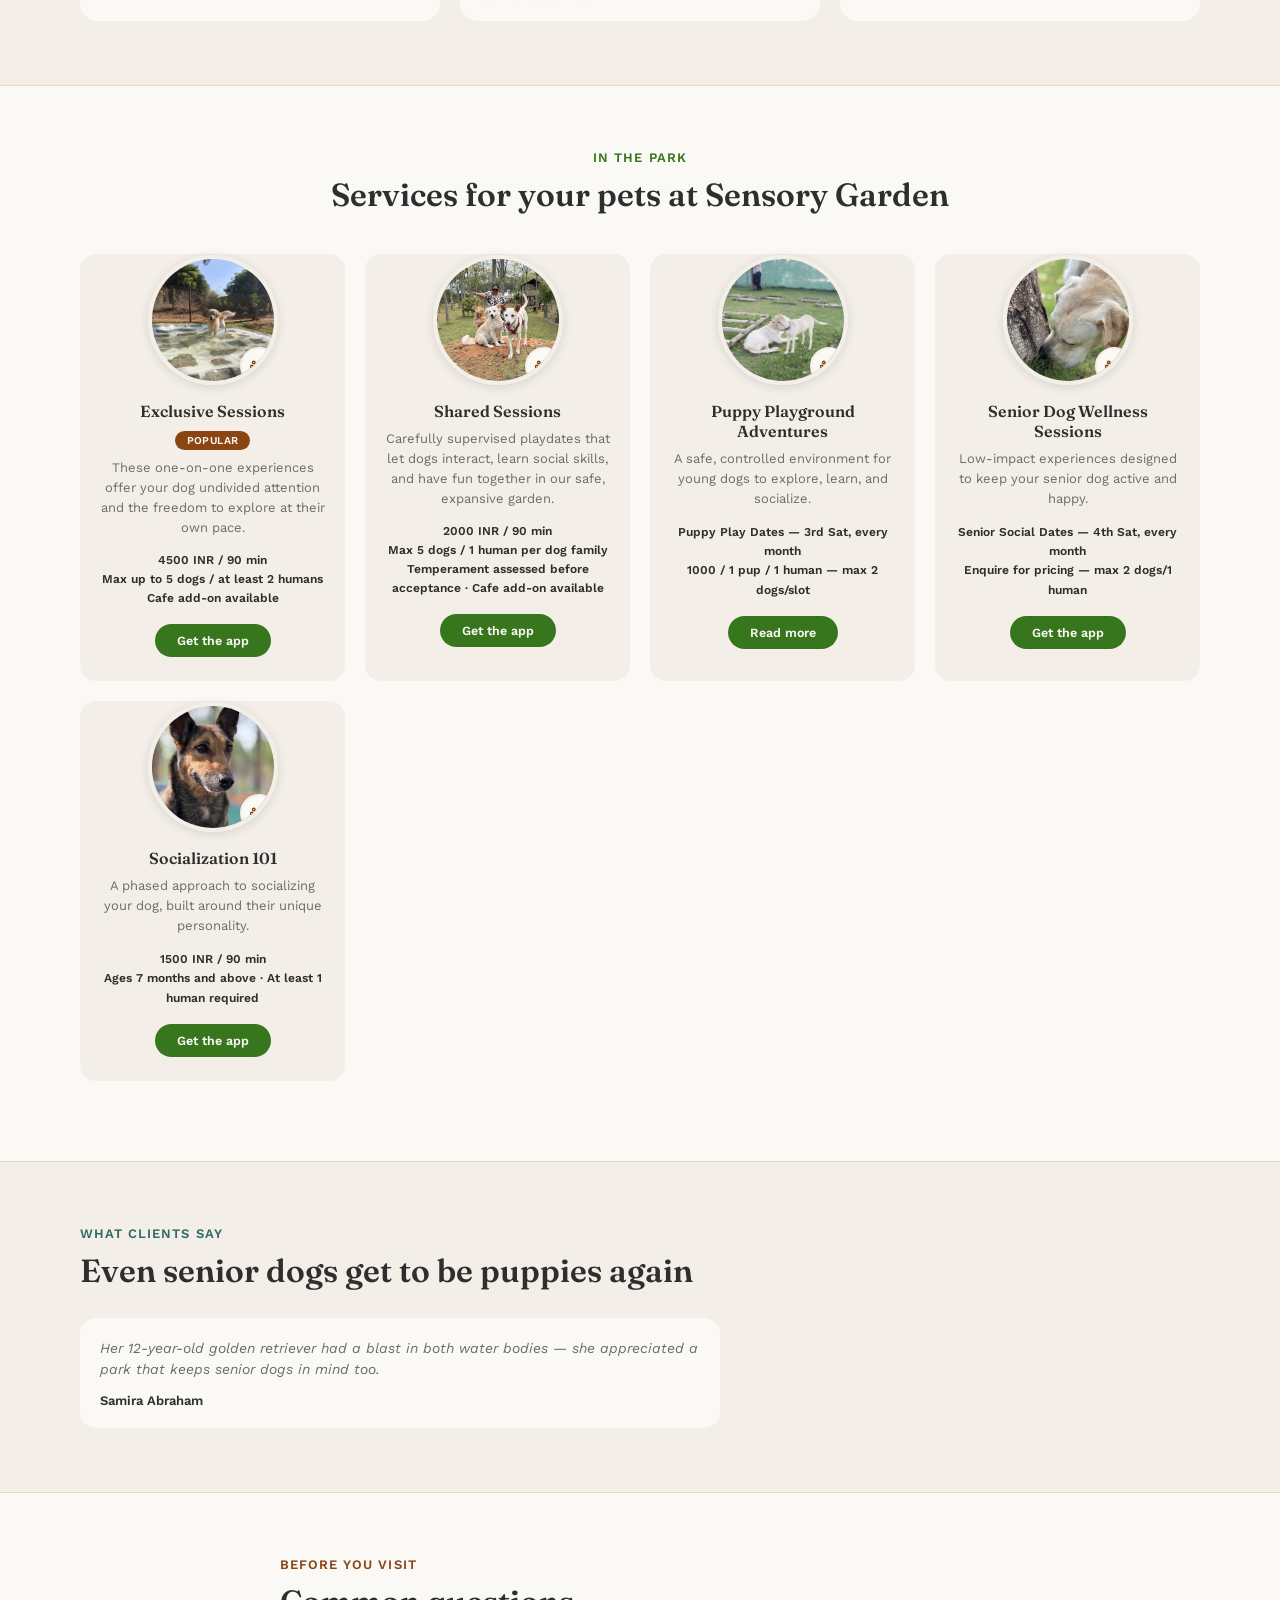
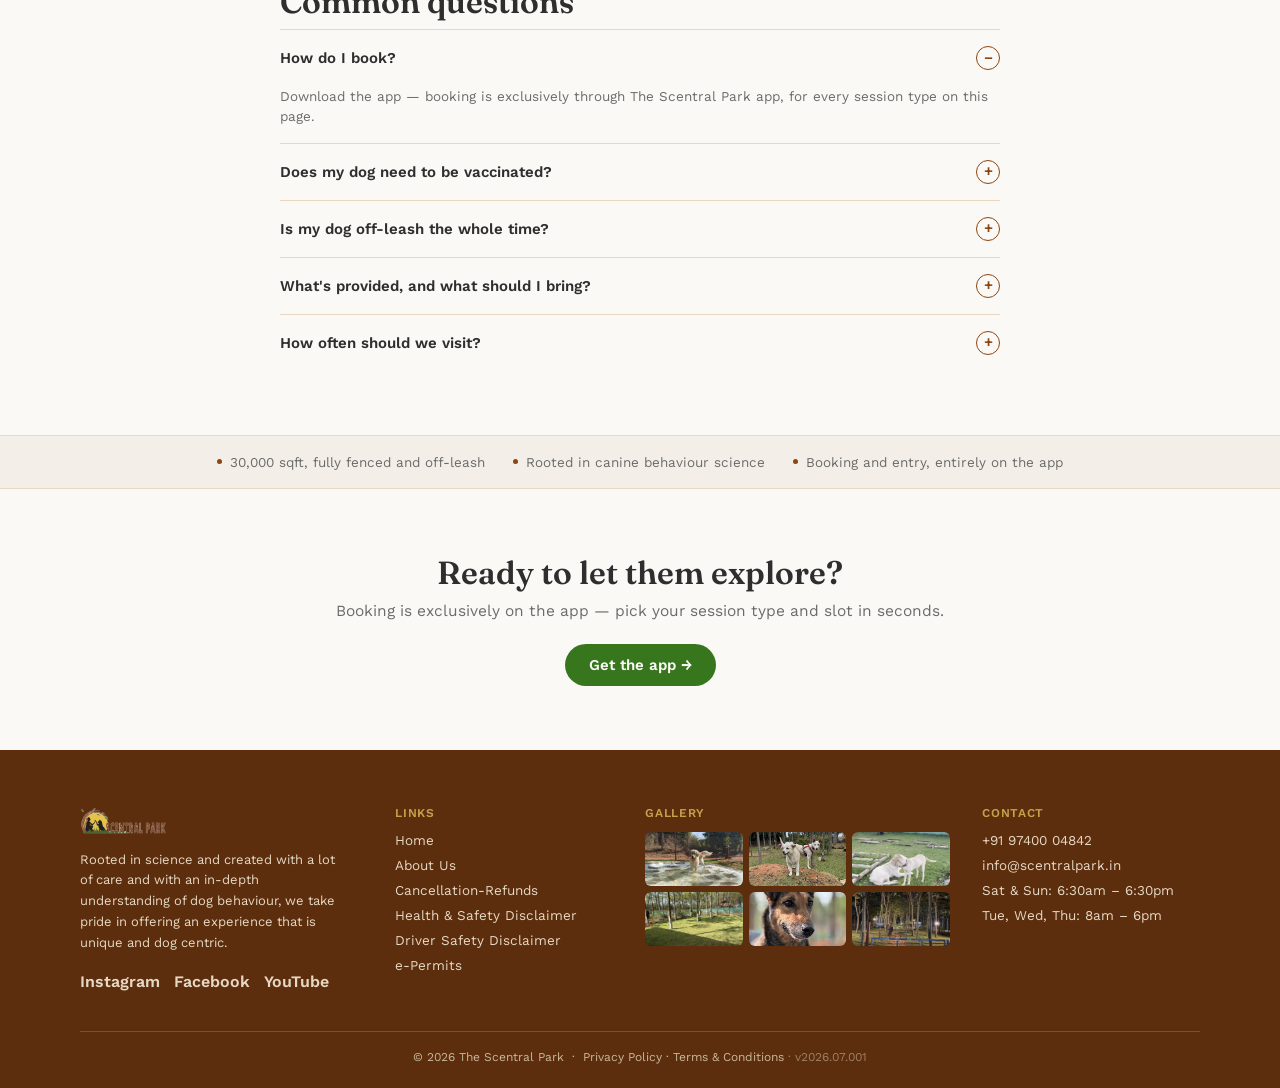
<file: sensory-garden.html>
<!DOCTYPE html>
<html lang="en">
<head>
<meta charset="UTF-8" />
<meta name="viewport" content="width=device-width, initial-scale=1.0" />
<title>Sensory Garden — The Scentral Park</title>
<meta name="description" content="A 30,000 sqft off-leash sensory garden for dogs in Devanahalli, Bengaluru — mud bath, waterhole and sandpit, with private, shared, puppy and senior sessions.">
<link href="https://fonts.googleapis.com/css2?family=Fraunces:wght@500;600&family=Work+Sans:wght@400;500;600&display=swap" rel="stylesheet">
<link rel="stylesheet" href="assets/css/main.css">
</head>
<body>
<script>
  if ("scrollRestoration" in history) { history.scrollRestoration = "manual"; }
  window.scrollTo(0, 0);
  window.addEventListener("load", function() { window.scrollTo(0, 0); });
  window.addEventListener("pageshow", function() { window.scrollTo(0, 0); });
  setTimeout(function() { window.scrollTo(0, 0); }, 300);
</script>


<header>
  <div class="header-inner">
    <a href="index.html" class="logo">
      <img src="assets/img/logo.png" alt="The Scentral Park" style="height:34px;width:auto;">
    </a>
    <nav>
      <a href="sensory-garden.html" class="nav-active">Sensory garden</a>
      <a href="puppy-play-date.html">Puppy play date</a>
      <a href="boarding.html">Boarding</a>
      <a href="grooming.html">Grooming</a>
      <a href="locations.html">Locations</a>
      <a href="cafe.html" class="grp" style="text-decoration:none;">Cafe</a>
      <a href="about.html" class="grp" style="text-decoration:none;">About</a>
    </nav>
    <div class="header-cta-group">
      <div class="header-social">
        <a href="https://www.instagram.com/thescentralpark/" target="_blank" rel="noopener" aria-label="Instagram">
          <svg viewBox="0 0 24 24" fill="none" stroke="currentColor" stroke-width="1.8"><rect x="3" y="3" width="18" height="18" rx="5"/><circle cx="12" cy="12" r="4"/><circle cx="17.5" cy="6.5" r="1"/></svg>
        </a>
        <a href="https://www.facebook.com/profile.php?id=61556131220568" target="_blank" rel="noopener" aria-label="Facebook">
          <svg viewBox="0 0 24 24" fill="none" stroke="currentColor" stroke-width="1.8"><path d="M15 8h-2a2 2 0 0 0-2 2v10M8 13h5"/><circle cx="12" cy="12" r="9"/></svg>
        </a>
        <a href="http://www.youtube.com/@thescentralpark" target="_blank" rel="noopener" aria-label="YouTube">
          <svg viewBox="0 0 24 24" fill="none" stroke="currentColor" stroke-width="1.8"><rect x="2" y="6" width="20" height="12" rx="3"/><path d="M10 9l5 3-5 3z" fill="currentColor" stroke="none"/></svg>
        </a>
      </div>
      <a href="#" class="btn btn-primary" style="padding:9px 18px;font-size:13.5px;">Get the app</a>
      <button class="mobile-toggle" onclick="toggleMobileMenu()" aria-label="Toggle menu">
        <svg viewBox="0 0 24 24" fill="none" stroke="currentColor" stroke-width="2" stroke-linecap="round"><line x1="3" y1="6" x2="21" y2="6"/><line x1="3" y1="12" x2="21" y2="12"/><line x1="3" y1="18" x2="21" y2="18"/></svg>
      </button>
    </div>
  </div>
</header>
<div class="mobile-menu" id="mmenu">
  <div class="mobile-menu-scrim" onclick="closeMobileMenu()"></div>
  <div class="mobile-menu-panel">
    <div class="mobile-menu-top">
      <img src="assets/img/logo.png" alt="The Scentral Park">
      <button class="mobile-menu-close" onclick="closeMobileMenu()" aria-label="Close menu">
        <svg viewBox="0 0 24 24" fill="none" stroke="currentColor" stroke-width="2" stroke-linecap="round"><line x1="4" y1="4" x2="20" y2="20"/><line x1="20" y1="4" x2="4" y2="20"/></svg>
      </button>
    </div>
    <a href="sensory-garden.html" class="nav-active">Sensory garden</a>
    <a href="puppy-play-date.html">Puppy play date</a>
    <a href="boarding.html">Boarding</a>
    <a href="grooming.html">Grooming</a>
    <a href="locations.html">Locations</a>
    <a href="cafe.html">Cafe</a>
    <a href="about.html">About</a>
    <a href="#" class="btn btn-primary">Get the app</a>
    <div class="mobile-menu-social">
      <a href="https://www.instagram.com/thescentralpark/" target="_blank" rel="noopener" aria-label="Instagram"><svg viewBox="0 0 24 24" fill="none" stroke="currentColor" stroke-width="1.8"><rect x="3" y="3" width="18" height="18" rx="5"/><circle cx="12" cy="12" r="4"/><circle cx="17.5" cy="6.5" r="1"/></svg></a>
      <a href="https://www.facebook.com/profile.php?id=61556131220568" target="_blank" rel="noopener" aria-label="Facebook"><svg viewBox="0 0 24 24" fill="none" stroke="currentColor" stroke-width="1.8"><path d="M15 8h-2a2 2 0 0 0-2 2v10M8 13h5"/><circle cx="12" cy="12" r="9"/></svg></a>
      <a href="http://www.youtube.com/@thescentralpark" target="_blank" rel="noopener" aria-label="YouTube"><svg viewBox="0 0 24 24" fill="none" stroke="currentColor" stroke-width="1.8"><rect x="2" y="6" width="20" height="12" rx="3"/><path d="M10 9l5 3-5 3z" fill="currentColor" stroke="none"/></svg></a>
    </div>
  </div>
</div>

<section class="split-hero">
  <div class="split-media">
    <video src="assets/video/garden-overview.mp4" autoplay muted loop playsinline></video>
  </div>
  <div class="split-text">
    <h1>Sniff sniff...</h1>
    <div class="paw-row">
      <svg viewBox="0 0 24 24" fill="currentColor"><circle cx="12" cy="15" r="4.2"/><circle cx="5.5" cy="8" r="2"/><circle cx="18.5" cy="8" r="2"/><circle cx="2.5" cy="13" r="2"/><circle cx="21.5" cy="13" r="2"/></svg>
      <svg viewBox="0 0 24 24" fill="currentColor"><circle cx="12" cy="15" r="4.2"/><circle cx="5.5" cy="8" r="2"/><circle cx="18.5" cy="8" r="2"/><circle cx="2.5" cy="13" r="2"/><circle cx="21.5" cy="13" r="2"/></svg>
      <svg viewBox="0 0 24 24" fill="currentColor"><circle cx="12" cy="15" r="4.2"/><circle cx="5.5" cy="8" r="2"/><circle cx="18.5" cy="8" r="2"/><circle cx="2.5" cy="13" r="2"/><circle cx="21.5" cy="13" r="2"/></svg>
    </div>
    <p><span class="pop">Water</span> over here, <span class="pop">grass</span> to scratch my back on, and a whole <span class="pop">sandpit</span> just for digging. No one's invading my spot — and mum and dad don't have to worry about me chasing a <span class="pop">squirrel</span> into the woods. I'm not going anywhere.</p>
  </div>
</section>

<section class="feature">
  <div class="feature-inner wrap">
    <div>
      <span class="eyebrow" style="color:var(--water);">Off-leash, on purpose</span>
      <h2>Built for what dogs actually need</h2>
      <p>Mental stimulation and physical exercise, side by side. Every texture, scent and obstacle in the garden is there to engage a dog's senses and encourage the kind of exploring that just doesn't happen on a lead around the block.</p>
    </div>
    <div class="feature-media">
      <img src="assets/img/sensory-garden-hero.jpg" alt="Dog at the Scentral Park waterhole">
    </div>
  </div>
</section>

<section class="zones">
  <div class="zones-head">
    <span class="eyebrow" style="color:var(--water);">Three zones, three instincts</span>
    <h2>Mud, water and sand</h2>
  </div>
  <div class="zones-grid">
    <div class="zone-card">
      <div class="zone-media"><video src="assets/video/mud-zone.mp4" autoplay muted loop playsinline></video></div>
      <div class="zone-body">
        <h3>Mud bath</h3>
        <p>A cool, mineral-rich pit dogs sink into to soothe skin and joints.</p>
      </div>
    </div>
    <div class="zone-card">
      <div class="zone-media"><video src="assets/video/water-pool.mp4" autoplay muted loop playsinline></video></div>
      <div class="zone-body">
        <h3>Waterhole</h3>
        <p>Two natural water bodies for paddling, splashing and cooling off, at whatever depth a dog is comfortable with.</p>
      </div>
    </div>
    <div class="zone-card">
      <div class="zone-media"><video src="assets/video/sandpit-zone.mp4" autoplay muted loop playsinline></video></div>
      <div class="zone-body">
        <h3>Sandpit</h3>
        <p>Warm sand built for digging, rolling and chasing scent trails.</p>
      </div>
    </div>
  </div>
</section>

<section class="services-teaser">
  <div class="services-head">
    <span class="eyebrow" style="color:var(--fill);">In the park</span>
    <h2>Services for your pets at Sensory Garden</h2>
  </div>
  <div class="services-grid">
    <div class="service-teaser-card">
      <div class="service-avatar">
        <img src="assets/img/sensory-garden-hero.jpg" alt="Exclusive Sessions">
        <span class="service-avatar-icon"><svg viewBox="0 0 24 24" fill="none" stroke="#8B4513" stroke-width="1.8"><circle cx="12" cy="13" r="3.2"/><circle cx="6" cy="7" r="1.6"/><circle cx="18" cy="7" r="1.6"/><circle cx="3.5" cy="12" r="1.6"/><circle cx="20.5" cy="12" r="1.6"/></svg></span>
      </div>
      <h3>Exclusive Sessions</h3>
      <span class="price-tag" style="margin-bottom:8px;">Popular</span>
      <p class="desc">These one-on-one experiences offer your dog undivided attention and the freedom to explore at their own pace.</p>
      <p class="detail">4500 INR / 90 min<br>Max up to 5 dogs / at least 2 humans<br>Cafe add-on available</p>
      <a href="#" class="read-more">Get the app</a>
    </div>
    <div class="service-teaser-card">
      <div class="service-avatar">
        <img src="assets/img/mound-play-2.jpg" alt="Shared Sessions">
        <span class="service-avatar-icon"><svg viewBox="0 0 24 24" fill="none" stroke="#8B4513" stroke-width="1.8"><circle cx="12" cy="13" r="3.2"/><circle cx="6" cy="7" r="1.6"/><circle cx="18" cy="7" r="1.6"/><circle cx="3.5" cy="12" r="1.6"/><circle cx="20.5" cy="12" r="1.6"/></svg></span>
      </div>
      <h3>Shared Sessions</h3>
      <p class="desc">Carefully supervised playdates that let dogs interact, learn social skills, and have fun together in our safe, expansive garden.</p>
      <p class="detail">2000 INR / 90 min<br>Max 5 dogs / 1 human per dog family<br>Temperament assessed before acceptance · Cafe add-on available</p>
      <a href="#" class="read-more">Get the app</a>
    </div>
    <div class="service-teaser-card">
      <div class="service-avatar">
        <img src="assets/img/puppies-grass-1.jpg" alt="Puppy Playground Adventures">
        <span class="service-avatar-icon"><svg viewBox="0 0 24 24" fill="none" stroke="#8B4513" stroke-width="1.8"><circle cx="12" cy="13" r="3.2"/><circle cx="6" cy="7" r="1.6"/><circle cx="18" cy="7" r="1.6"/><circle cx="3.5" cy="12" r="1.6"/><circle cx="20.5" cy="12" r="1.6"/></svg></span>
      </div>
      <h3>Puppy Playground Adventures</h3>
      <p class="desc">A safe, controlled environment for young dogs to explore, learn, and socialize.</p>
      <p class="detail">Puppy Play Dates — 3rd Sat, every month<br>1000 / 1 pup / 1 human — max 2 dogs/slot</p>
      <a href="puppy-play-date.html" class="read-more">Read more</a>
    </div>
    <div class="service-teaser-card">
      <div class="service-avatar">
        <img src="assets/img/portrait-2.jpg" alt="Senior Dog Wellness Sessions">
        <span class="service-avatar-icon"><svg viewBox="0 0 24 24" fill="none" stroke="#8B4513" stroke-width="1.8"><circle cx="12" cy="13" r="3.2"/><circle cx="6" cy="7" r="1.6"/><circle cx="18" cy="7" r="1.6"/><circle cx="3.5" cy="12" r="1.6"/><circle cx="20.5" cy="12" r="1.6"/></svg></span>
      </div>
      <h3>Senior Dog Wellness Sessions</h3>
      <p class="desc">Low-impact experiences designed to keep your senior dog active and happy.</p>
      <p class="detail">Senior Social Dates — 4th Sat, every month<br>Enquire for pricing — max 2 dogs/1 human</p>
      <a href="#" class="read-more">Get the app</a>
    </div>
    <div class="service-teaser-card">
      <div class="service-avatar">
        <img src="assets/img/portrait-1.jpg" alt="Socialization 101">
        <span class="service-avatar-icon"><svg viewBox="0 0 24 24" fill="none" stroke="#8B4513" stroke-width="1.8"><circle cx="12" cy="13" r="3.2"/><circle cx="6" cy="7" r="1.6"/><circle cx="18" cy="7" r="1.6"/><circle cx="3.5" cy="12" r="1.6"/><circle cx="20.5" cy="12" r="1.6"/></svg></span>
      </div>
      <h3>Socialization 101</h3>
      <p class="desc">A phased approach to socializing your dog, built around their unique personality.</p>
      <p class="detail">1500 INR / 90 min<br>Ages 7 months and above · At least 1 human required</p>
      <a href="#" class="read-more">Get the app</a>
    </div>
  </div>
</section>

<section class="testimonials">
  <div class="testimonials-inner">
    <span class="eyebrow" style="color:var(--water);">What clients say</span>
    <h2 style="font-size:clamp(24px,3vw,32px);">Even senior dogs get to be puppies again</h2>
    <div class="testimonials-grid" style="grid-template-columns:1fr;max-width:640px;">
      <div class="t-card">
        <p class="quote">Her 12-year-old golden retriever had a blast in both water bodies — she appreciated a park that keeps senior dogs in mind too.</p>
        <p class="name">Samira Abraham</p>
      </div>
    </div>
  </div>
</section>

<section class="faq">
  <div class="faq-inner">
    <span class="eyebrow" style="color:var(--mud);">Before you visit</span>
    <h2 style="font-size:clamp(24px,3vw,32px);margin-bottom:8px;">Common questions</h2>
    <details class="faq-item" open>
      <summary>How do I book?</summary>
      <p>Download the app — booking is exclusively through The Scentral Park app, for every session type on this page.</p>
    </details>
    <details class="faq-item">
      <summary>Does my dog need to be vaccinated?</summary>
      <p>Yes, all dogs must be up to date on core vaccinations before their first visit.</p>
    </details>
    <details class="faq-item">
      <summary>Is my dog off-leash the whole time?</summary>
      <p>Bring your dog in on a leash, then unleash them once inside — the garden is fully fenced and secure.</p>
    </details>
    <details class="faq-item">
      <summary>What's provided, and what should I bring?</summary>
      <p>We provide water and waste bags. Dry treats are optional to bring — but no toys or outside food are allowed inside the garden.</p>
    </details>
    <details class="faq-item">
      <summary>How often should we visit?</summary>
      <p>We recommend weekly visits for the best results, though it varies by dog and by how your schedule works.</p>
    </details>
  </div>
</section>

<div class="trust">
  <div class="trust-inner">
    <span><span class="dot"></span>30,000 sqft, fully fenced and off-leash</span>
    <span><span class="dot"></span>Rooted in canine behaviour science</span>
    <span><span class="dot"></span>Booking and entry, entirely on the app</span>
  </div>
  </div>

<section class="closing wrap">
  <h2>Ready to let them explore?</h2>
  <p>Booking is exclusively on the app — pick your session type and slot in seconds.</p>
  <a href="#" class="btn btn-primary">Get the app →</a>
</section>

<footer>
  <div class="footer-inner">
    <div class="footer-brand-col">
      <div class="logo">
        <img src="assets/img/logo.png" alt="The Scentral Park" style="height:30px;width:auto;">
      </div>
      <p class="tagline">Rooted in science and created with a lot of care and with an in-depth understanding of dog behaviour, we take pride in offering an experience that is unique and dog centric.</p>
      <div class="footer-social">
        <a href="https://www.instagram.com/thescentralpark/" target="_blank" rel="noopener">Instagram</a>
        <a href="https://www.facebook.com/profile.php?id=61556131220568" target="_blank" rel="noopener">Facebook</a>
        <a href="http://www.youtube.com/@thescentralpark" target="_blank" rel="noopener">YouTube</a>
      </div>
    </div>
    <div class="footer-col">
      <h4>Links</h4>
      <a href="index.html">Home</a>
      <a href="about.html">About Us</a>
      <a href="cancellation-refunds.html">Cancellation-Refunds</a>
      <a href="health-safety-disclaimer.html">Health &amp; Safety Disclaimer</a>
      <a href="driver-safety-disclaimer.html">Driver Safety Disclaimer</a>
      <a href="e-permits.html">e-Permits</a>
    </div>
    <div class="footer-col">
      <h4>Gallery</h4>
      <div class="footer-gallery">
        <img src="assets/img/sensory-garden-hero.jpg" alt="">
        <img src="assets/img/mound-play-1.jpg" alt="">
        <img src="assets/img/puppies-grass-1.jpg" alt="">
        <img src="assets/img/boarding-2.jpg" alt="">
        <img src="assets/img/portrait-1.jpg" alt="">
        <img src="assets/img/park-path.jpg" alt="">
      </div>
    </div>
    <div class="footer-col">
      <h4>Contact</h4>
      <a href="tel:+919740004842">+91 97400 04842</a>
      <a href="mailto:info@scentralpark.in">info@scentralpark.in</a>
      <span>Sat &amp; Sun: 6:30am – 6:30pm</span>
      <span>Tue, Wed, Thu: 8am – 6pm</span>
    </div>
  </div>
  <div class="footer-bottom">
    © 2026 The Scentral Park &nbsp;·&nbsp;
    <a href="privacy-policy.html">Privacy Policy</a> ·
    <a href="terms-conditions.html">Terms &amp; Conditions</a>
    <span style="display:inline;opacity:.6;"> · v2026.07.001</span>
  </div>
</footer>


<script>
  function toggleMobileMenu() {
    const menu = document.getElementById('mmenu');
    const opening = !menu.classList.contains('open');
    menu.classList.toggle('open');
    document.querySelectorAll('video').forEach(v => { opening ? v.pause() : v.play(); });
  }
  function closeMobileMenu() {
    document.getElementById('mmenu').classList.remove('open');
    document.querySelectorAll('video').forEach(v => v.play());
  }
</script>
</body>
</html>
</file>
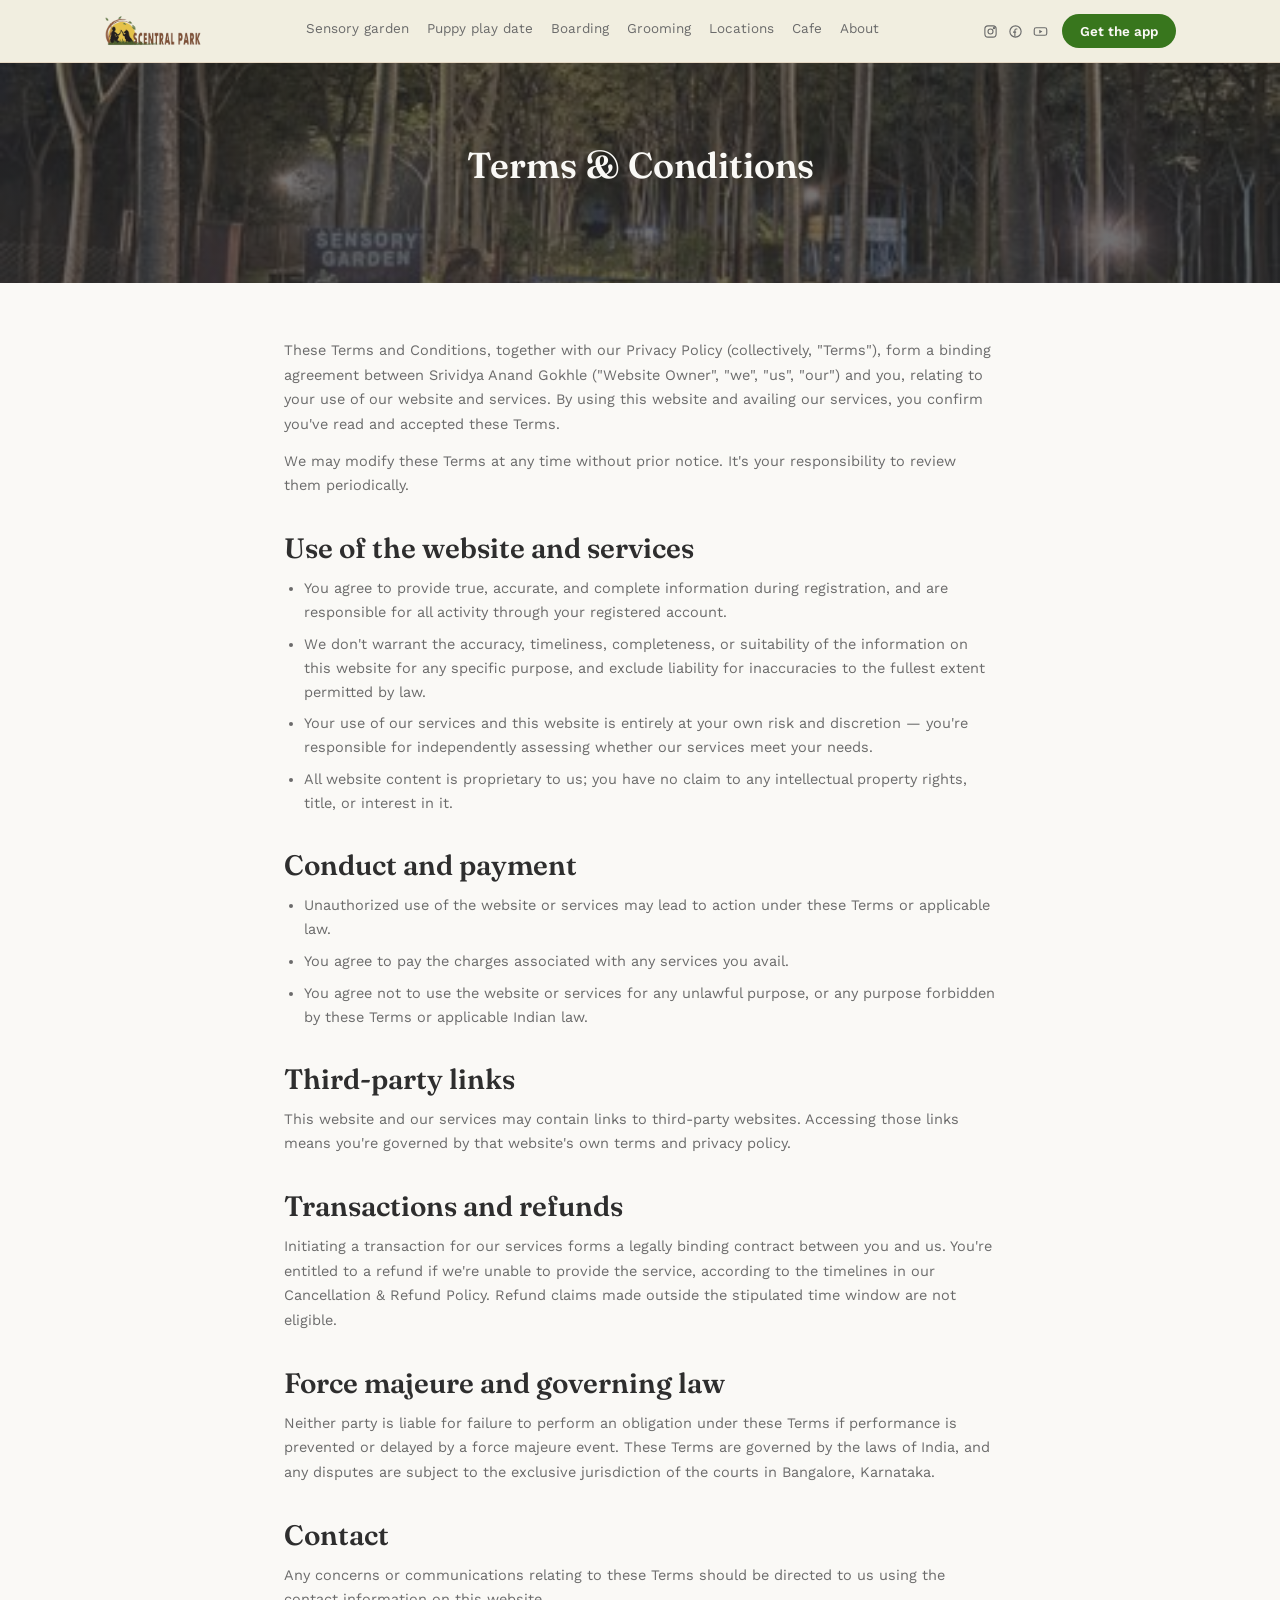
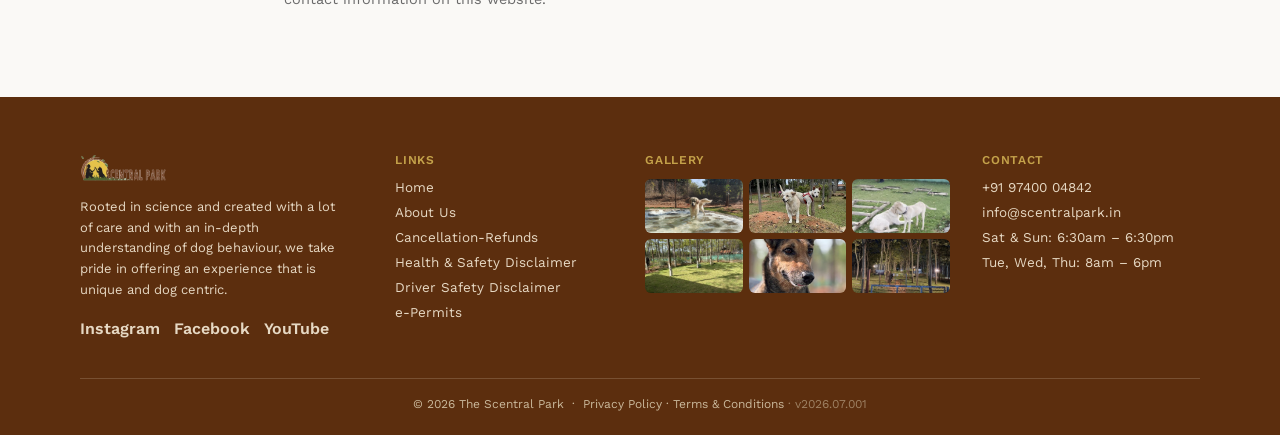
<file: terms-conditions.html>
<!DOCTYPE html>
<html lang="en">
<head>
<meta charset="UTF-8" />
<meta name="viewport" content="width=device-width, initial-scale=1.0" />
<title>Terms & Conditions — The Scentral Park</title>
<meta name="description" content="Terms and conditions governing your use of The Scentral Park website and services.">
<link href="https://fonts.googleapis.com/css2?family=Fraunces:wght@500;600&family=Work+Sans:wght@400;500;600&display=swap" rel="stylesheet">
<link rel="stylesheet" href="assets/css/main.css">
</head>
<body>
<script>
  if ("scrollRestoration" in history) { history.scrollRestoration = "manual"; }
  window.scrollTo(0, 0);
  window.addEventListener("load", function() { window.scrollTo(0, 0); });
  window.addEventListener("pageshow", function() { window.scrollTo(0, 0); });
  setTimeout(function() { window.scrollTo(0, 0); }, 300);
</script>


<header>
  <div class="header-inner">
    <a href="index.html" class="logo">
      <img src="assets/img/logo.png" alt="The Scentral Park" style="height:34px;width:auto;">
    </a>
    <nav>
      <a href="sensory-garden.html">Sensory garden</a>
      <a href="puppy-play-date.html">Puppy play date</a>
      <a href="boarding.html">Boarding</a>
      <a href="grooming.html">Grooming</a>
      <a href="locations.html">Locations</a>
      <a href="cafe.html" class="grp" style="text-decoration:none;">Cafe</a>
      <a href="about.html" class="grp" style="text-decoration:none;">About</a>
    </nav>
    <div class="header-cta-group">
      <div class="header-social">
        <a href="https://www.instagram.com/thescentralpark/" target="_blank" rel="noopener" aria-label="Instagram"><svg viewBox="0 0 24 24" fill="none" stroke="currentColor" stroke-width="1.8"><rect x="3" y="3" width="18" height="18" rx="5"/><circle cx="12" cy="12" r="4"/><circle cx="17.5" cy="6.5" r="1"/></svg></a>
        <a href="https://www.facebook.com/profile.php?id=61556131220568" target="_blank" rel="noopener" aria-label="Facebook"><svg viewBox="0 0 24 24" fill="none" stroke="currentColor" stroke-width="1.8"><path d="M15 8h-2a2 2 0 0 0-2 2v10M8 13h5"/><circle cx="12" cy="12" r="9"/></svg></a>
        <a href="http://www.youtube.com/@thescentralpark" target="_blank" rel="noopener" aria-label="YouTube"><svg viewBox="0 0 24 24" fill="none" stroke="currentColor" stroke-width="1.8"><rect x="2" y="6" width="20" height="12" rx="3"/><path d="M10 9l5 3-5 3z" fill="currentColor" stroke="none"/></svg></a>
      </div>
      <a href="#" class="btn btn-primary" style="padding:9px 18px;font-size:13.5px;">Get the app</a>
      <button class="mobile-toggle" onclick="toggleMobileMenu()" aria-label="Toggle menu">
        <svg viewBox="0 0 24 24" fill="none" stroke="currentColor" stroke-width="2" stroke-linecap="round"><line x1="3" y1="6" x2="21" y2="6"/><line x1="3" y1="12" x2="21" y2="12"/><line x1="3" y1="18" x2="21" y2="18"/></svg>
      </button>
    </div>
  </div>
</header>
<div class="mobile-menu" id="mmenu">
  <div class="mobile-menu-scrim" onclick="closeMobileMenu()"></div>
  <div class="mobile-menu-panel">
    <div class="mobile-menu-top">
      <img src="assets/img/logo.png" alt="The Scentral Park">
      <button class="mobile-menu-close" onclick="closeMobileMenu()" aria-label="Close menu">
        <svg viewBox="0 0 24 24" fill="none" stroke="currentColor" stroke-width="2" stroke-linecap="round"><line x1="4" y1="4" x2="20" y2="20"/><line x1="20" y1="4" x2="4" y2="20"/></svg>
      </button>
  </div>
</div>
    <a href="sensory-garden.html">Sensory garden</a>
    <a href="puppy-play-date.html">Puppy play date</a>
    <a href="boarding.html">Boarding</a>
    <a href="grooming.html">Grooming</a>
    <a href="locations.html">Locations</a>
    <a href="cafe.html">Cafe</a>
    <a href="about.html">About</a>
    <a href="#" class="btn btn-primary">Get the app</a>
    <div class="mobile-menu-social">
      <a href="https://www.instagram.com/thescentralpark/" target="_blank" rel="noopener" aria-label="Instagram"><svg viewBox="0 0 24 24" fill="none" stroke="currentColor" stroke-width="1.8"><rect x="3" y="3" width="18" height="18" rx="5"/><circle cx="12" cy="12" r="4"/><circle cx="17.5" cy="6.5" r="1"/></svg></a>
      <a href="https://www.facebook.com/profile.php?id=61556131220568" target="_blank" rel="noopener" aria-label="Facebook"><svg viewBox="0 0 24 24" fill="none" stroke="currentColor" stroke-width="1.8"><path d="M15 8h-2a2 2 0 0 0-2 2v10M8 13h5"/><circle cx="12" cy="12" r="9"/></svg></a>
      <a href="http://www.youtube.com/@thescentralpark" target="_blank" rel="noopener" aria-label="YouTube"><svg viewBox="0 0 24 24" fill="none" stroke="currentColor" stroke-width="1.8"><rect x="2" y="6" width="20" height="12" rx="3"/><path d="M10 9l5 3-5 3z" fill="currentColor" stroke="none"/></svg></a>
    </div>
  </div>

<section class="page-hero" style="min-height:220px;">
  <img src="assets/img/park-path.jpg" alt="The Scentral Park">
  <div class="scrim"></div>
  <div class="page-hero-content">
    <h1 style="font-size:clamp(26px,3.5vw,36px);">Terms & Conditions</h1>
  </div>
</section>

<section class="legal-content">
    <p>These Terms and Conditions, together with our Privacy Policy (collectively, "Terms"), form a binding agreement between Srividya Anand Gokhle ("Website Owner", "we", "us", "our") and you, relating to your use of our website and services. By using this website and availing our services, you confirm you've read and accepted these Terms.</p>

    <p>We may modify these Terms at any time without prior notice. It's your responsibility to review them periodically.</p>

    <h2>Use of the website and services</h2>
    <ul>
      <li>You agree to provide true, accurate, and complete information during registration, and are responsible for all activity through your registered account.</li>
      <li>We don't warrant the accuracy, timeliness, completeness, or suitability of the information on this website for any specific purpose, and exclude liability for inaccuracies to the fullest extent permitted by law.</li>
      <li>Your use of our services and this website is entirely at your own risk and discretion — you're responsible for independently assessing whether our services meet your needs.</li>
      <li>All website content is proprietary to us; you have no claim to any intellectual property rights, title, or interest in it.</li>
    </ul>

    <h2>Conduct and payment</h2>
    <ul>
      <li>Unauthorized use of the website or services may lead to action under these Terms or applicable law.</li>
      <li>You agree to pay the charges associated with any services you avail.</li>
      <li>You agree not to use the website or services for any unlawful purpose, or any purpose forbidden by these Terms or applicable Indian law.</li>
    </ul>

    <h2>Third-party links</h2>
    <p>This website and our services may contain links to third-party websites. Accessing those links means you're governed by that website's own terms and privacy policy.</p>

    <h2>Transactions and refunds</h2>
    <p>Initiating a transaction for our services forms a legally binding contract between you and us. You're entitled to a refund if we're unable to provide the service, according to the timelines in our Cancellation &amp; Refund Policy. Refund claims made outside the stipulated time window are not eligible.</p>

    <h2>Force majeure and governing law</h2>
    <p>Neither party is liable for failure to perform an obligation under these Terms if performance is prevented or delayed by a force majeure event. These Terms are governed by the laws of India, and any disputes are subject to the exclusive jurisdiction of the courts in Bangalore, Karnataka.</p>

    <h2>Contact</h2>
    <p>Any concerns or communications relating to these Terms should be directed to us using the contact information on this website.</p>
</section>

<footer>
  <div class="footer-inner">
    <div class="footer-brand-col">
      <div class="logo">
        <img src="assets/img/logo.png" alt="The Scentral Park" style="height:30px;width:auto;">
      </div>
      <p class="tagline">Rooted in science and created with a lot of care and with an in-depth understanding of dog behaviour, we take pride in offering an experience that is unique and dog centric.</p>
      <div class="footer-social">
        <a href="https://www.instagram.com/thescentralpark/" target="_blank" rel="noopener">Instagram</a>
        <a href="https://www.facebook.com/profile.php?id=61556131220568" target="_blank" rel="noopener">Facebook</a>
        <a href="http://www.youtube.com/@thescentralpark" target="_blank" rel="noopener">YouTube</a>
      </div>
    </div>
    <div class="footer-col">
      <h4>Links</h4>
      <a href="index.html">Home</a>
      <a href="about.html">About Us</a>
      <a href="cancellation-refunds.html">Cancellation-Refunds</a>
      <a href="health-safety-disclaimer.html">Health &amp; Safety Disclaimer</a>
      <a href="driver-safety-disclaimer.html">Driver Safety Disclaimer</a>
      <a href="e-permits.html">e-Permits</a>
    </div>
    <div class="footer-col">
      <h4>Gallery</h4>
      <div class="footer-gallery">
        <img src="assets/img/sensory-garden-hero.jpg" alt="">
        <img src="assets/img/mound-play-1.jpg" alt="">
        <img src="assets/img/puppies-grass-1.jpg" alt="">
        <img src="assets/img/boarding-2.jpg" alt="">
        <img src="assets/img/portrait-1.jpg" alt="">
        <img src="assets/img/park-path.jpg" alt="">
      </div>
    </div>
    <div class="footer-col">
      <h4>Contact</h4>
      <a href="tel:+919740004842">+91 97400 04842</a>
      <a href="mailto:info@scentralpark.in">info@scentralpark.in</a>
      <span>Sat &amp; Sun: 6:30am – 6:30pm</span>
      <span>Tue, Wed, Thu: 8am – 6pm</span>
    </div>
  </div>
  <div class="footer-bottom">
    © 2026 The Scentral Park &nbsp;·&nbsp;
    <a href="privacy-policy.html">Privacy Policy</a> ·
    <a href="terms-conditions.html">Terms &amp; Conditions</a>
    <span style="display:inline;opacity:.6;"> · v2026.07.001</span>
  </div>
</footer>


<script>
  function toggleMobileMenu() {
    const menu = document.getElementById('mmenu');
    const opening = !menu.classList.contains('open');
    menu.classList.toggle('open');
    document.querySelectorAll('video').forEach(v => { opening ? v.pause() : v.play(); });
  }
  function closeMobileMenu() {
    document.getElementById('mmenu').classList.remove('open');
    document.querySelectorAll('video').forEach(v => v.play());
  }
</script>
</body>
</html>
</file>
<file: assets/css/main.css>
:root {
    --bg: #FAF9F6; --card: #F3EFE8; --ink: #2E2E2E; --ink-soft: #6B6B6B;
    --mud: #8B4513; --water: #2F6B63; --sand: #C4A24A; --line: #E6D8C3;
    --fill: #38761D;
  }
  * { box-sizing: border-box; margin: 0; padding: 0; }
  html { scroll-behavior: smooth; }
  body { background: var(--bg); color: var(--ink); font-family: 'Work Sans', sans-serif; }
  img, video { max-width: 100%; display: block; object-fit: cover; }
  a { color: inherit; text-decoration: none; }
  h1,h2,h3 { font-family: 'Fraunces', serif; font-weight: 600; }
  .wrap { max-width: 1120px; margin: 0 auto; padding: 0 24px; }
  .eyebrow { font-size: 13px; font-weight: 600; letter-spacing: .08em; text-transform: uppercase; margin-bottom: 10px; display: block; }
  .btn { font-weight: 600; font-size: 15px; border-radius: 999px; padding: 12px 24px; display: inline-flex; align-items: center; gap: 8px; }
  .btn-primary { background: var(--fill); color: var(--bg); }
  .btn-outline { border: 1.5px solid var(--ink); color: var(--ink); }

  header { position: sticky; top: 0; z-index: 50; background: rgba(241,238,223,.96); backdrop-filter: blur(6px); border-bottom: 1px solid var(--line); }
  .header-inner { max-width: 1120px; margin: 0 auto; box-sizing: border-box; display: flex; align-items: center; justify-content: space-between; padding: 14px 24px; gap: 16px; flex-wrap: wrap; }
  .logo { display: flex; align-items: center; gap: 8px; }
  .logo-mark { width: 30px; height: 30px; border-radius: 50%; background: var(--fill); display: flex; align-items: center; justify-content: center; color: var(--bg); font-family: 'Fraunces',serif; font-weight: 600; font-size: 14px; }
  .logo-name { font-family: 'Fraunces', serif; font-weight: 600; font-size: 17px; }
  nav { display: flex; gap: 18px; flex-wrap: wrap; }
  nav a, nav span.grp { font-size: 13.5px; color: var(--ink-soft); cursor: pointer; padding-bottom: 4px; border-bottom: 2px solid transparent; }
  nav a.nav-active, nav a.grp.nav-active { color: var(--ink); font-weight: 600; border-bottom-color: #5C2E0E; }
  .header-social { display: flex; align-items: center; gap: 10px; }
  .header-social a { color: var(--ink-soft); display: flex; }
  .header-social svg { width: 15px; height: 15px; }
  .header-cta-group { display: flex; align-items: center; gap: 14px; }
  .mobile-toggle { display: none; background: none; border: none; cursor: pointer; color: var(--ink); padding: 4px; }
  .mobile-toggle svg { width: 22px; height: 22px; display: block; }
  .mobile-menu {
    display: none; position: fixed; top: 0; right: 0; bottom: 0; left: 0; z-index: 200;
  }
  .mobile-menu.open { display: block; }
  .mobile-menu-scrim { position: fixed; top: 0; right: 0; bottom: 0; left: 0; background: rgba(46,46,46,.6); }
  .mobile-menu-panel {
    position: fixed; top: 0; right: 0; bottom: 0; width: 82%; max-width: 340px; background: rgba(92,46,14,.92);
    display: flex; flex-direction: column; padding: 24px 24px 32px; overflow-y: auto;
    box-shadow: -6px 0 24px rgba(0,0,0,.25);
  }
  .mobile-menu-top { display: flex; align-items: center; justify-content: space-between; margin-bottom: 28px; }
  .mobile-menu-top img { height: 30px; width: auto; }
  .mobile-menu-close { background: none; border: none; color: var(--bg); cursor: pointer; padding: 4px; display: flex; }
  .mobile-menu-close svg { width: 24px; height: 24px; }
  .mobile-menu a:not(.btn) {
    text-decoration: none; color: var(--bg); font-size: 18px; font-family: 'Fraunces', serif; font-weight: 600;
    padding: 14px 0; border-bottom: 1px solid rgba(250,249,246,.18);
  }
  .mobile-menu a.nav-active { color: var(--sand); }
  .mobile-menu .btn { text-align: center; justify-content: center; margin-top: 22px; background: var(--bg); color: var(--ink); }
  .mobile-menu-social { display: flex; gap: 18px; justify-content: center; margin-top: auto; padding-top: 28px; }
  .mobile-menu-social a { color: var(--bg); display: flex; }
  .mobile-menu-social svg { width: 20px; height: 20px; }
  @media (max-width: 380px) { .mobile-menu-panel { width: 88%; max-width: none; } }
  @media (max-width: 480px) { .header-social { display: none; } }
  @media (max-width: 860px) {
    nav { display: none; }
    .mobile-toggle { display: block; }
  }

  /* hero */
  /* hero rotation */
  .cycle-hero { position: relative; height: 74vh; min-height: 460px; overflow: hidden; }
  .slide {
    position: absolute; top: 0; right: 0; bottom: 0; left: 0; display: block; opacity: 0;
    animation-duration: 16s; animation-iteration-count: infinite; animation-timing-function: ease;
  }
  .slide:nth-child(1) { animation-name: fadeh1; }
  .slide:nth-child(2) { animation-name: fadeh2; }
  .slide:nth-child(3) { animation-name: fadeh3; }
  .slide:nth-child(4) { animation-name: fadeh4; }

  @keyframes fadeh1 { 0%{opacity:1} 21%{opacity:1} 25%{opacity:0} 100%{opacity:0} }
  @keyframes fadeh2 { 0%{opacity:0} 21%{opacity:0} 25%{opacity:1} 46%{opacity:1} 50%{opacity:0} 100%{opacity:0} }
  @keyframes fadeh3 { 0%{opacity:0} 46%{opacity:0} 50%{opacity:1} 71%{opacity:1} 75%{opacity:0} 100%{opacity:0} }
  @keyframes fadeh4 { 0%{opacity:0} 71%{opacity:0} 75%{opacity:1} 96%{opacity:1} 100%{opacity:0} }

  .slide video, .slide > img, .slide .brand-bg { position: absolute; top: 0; right: 0; bottom: 0; left: 0; width: 100%; height: 100%; object-fit: cover; }
  .slide .brand-bg { background: var(--fill); display: flex; align-items: center; justify-content: center; }
  .slide .brand-bg img { width: min(360px, 70%); height: auto; object-fit: contain; }

  .slide-scrim { position: absolute; top: 0; right: 0; bottom: 0; left: 0; background: linear-gradient(180deg, rgba(46,46,46,.35) 0%, transparent 40%, rgba(46,46,46,.6) 100%); z-index: 2; }

  .slide-cap { position: absolute; bottom: 44px; left: 32px; z-index: 3; }
  .slide-cap span.txt {
    display: inline-block; color: var(--bg); font-family: 'Fraunces', serif; font-weight: 600;
    font-size: 42px; line-height: 1.15; position: relative; padding-bottom: 16px; max-width: 620px;
  }
  .slide-cap span.txt::after {
    content: ""; position: absolute; left: 0; bottom: 0; height: 2px; width: 0;
    background: var(--sand); animation: drawline 16s linear infinite;
  }
  @keyframes drawline { 0%{width:0} 24%{width:100%} 100%{width:100%} }

  @media (max-width: 860px) {
    .cycle-hero { height: 60vh; min-height: 380px; }
    .slide-cap span.txt { font-size: 26px; }
    .slide-cap { bottom: 28px; left: 20px; right: 20px; }
  }

  /* full-bleed statement */
  .statement { position: relative; min-height: 340px; display: flex; align-items: center; justify-content: center; overflow: hidden; }
  .statement video { position: absolute; top: 0; right: 0; bottom: 0; left: 0; width: 100%; height: 100%; object-fit: cover; }
  .statement .scrim { position: absolute; top: 0; right: 0; bottom: 0; left: 0; background: rgba(46,46,46,.6); }
  .statement .txt { position: relative; z-index: 2; max-width: 640px; text-align: center; padding: 40px 24px; }
  .statement h2 { font-size: clamp(24px,3.2vw,34px); color: var(--bg); line-height: 1.25; }

  /* feature section: text + media */
  .feature { padding: 64px 24px; }
  .feature-inner { max-width: 1120px; margin: 0 auto; display: grid; grid-template-columns: .9fr 1.1fr; gap: 48px; align-items: center; }
  .feature-inner.reverse { direction: rtl; }
  .feature-inner.reverse > * { direction: ltr; }
  .feature h2 { font-size: clamp(24px,3vw,32px); margin-bottom: 14px; }
  .feature p { font-size: 15.5px; color: var(--ink-soft); line-height: 1.6; max-width: 420px; }
  .feature-media { border-radius: 20px; overflow: hidden; }
  .feature-media img, .feature-media video { width: 100%; height: 320px; }
  @media (max-width: 860px) {
    .feature-inner, .feature-inner.reverse { grid-template-columns: 1fr; direction: ltr; }
    .feature p { max-width: none; }
  }

  /* zones triptych */
  .stat-strip { padding: 48px 24px; background: var(--bg); }
  .stat-strip-inner { max-width: 720px; margin: 0 auto; display: grid; grid-template-columns: repeat(3,1fr); gap: 24px; text-align: center; }
  .stat-strip .num { font-family: 'Fraunces', serif; font-weight: 600; font-size: clamp(32px,4.5vw,46px); color: var(--mud); line-height: 1; margin-bottom: 8px; }
  .stat-strip .label { font-size: 13px; color: var(--ink-soft); }
  @media (max-width: 560px) { .stat-strip-inner { grid-template-columns: 1fr; gap: 28px; } }

  .zones { background: var(--card); border-top: 1px solid var(--line); border-bottom: 1px solid var(--line); padding: 64px 24px; }

  .stat-strip { padding: 56px 24px; }
  .stat-strip-grid { max-width: 780px; margin: 0 auto; display: grid; grid-template-columns: repeat(3,1fr); gap: 24px; text-align: center; }
  .stat-num { font-family: 'Fraunces', serif; font-weight: 600; font-size: clamp(36px,5vw,52px); color: var(--fill); line-height: 1; margin-bottom: 8px; }
  .stat-label { font-size: 13.5px; color: var(--ink-soft); }
  @media (max-width: 560px) { .stat-strip-grid { grid-template-columns: 1fr; gap: 32px; } }
  .zones-head { max-width: 1120px; margin: 0 auto 36px; text-align: center; }
  .zones-head h2 { font-size: clamp(24px,3vw,32px); }
  .zones-grid { max-width: 1120px; margin: 0 auto; display: grid; grid-template-columns: repeat(3,1fr); gap: 20px; }
  .zone-card { border-radius: 18px; overflow: hidden; background: var(--bg); }
  .zone-media { height: 200px; overflow: hidden; }
  .zone-media img, .zone-media video { width: 100%; height: 100%; }
  .zone-body { padding: 18px 20px; }
  .zone-body h3 { font-size: 16px; margin-bottom: 4px; }
  .zone-body p { font-size: 13px; color: var(--ink-soft); }
  @media (max-width: 860px) { .zones-grid { grid-template-columns: 1fr; } }

  /* two-card row (boarding + grooming) */
  .duo { padding: 64px 24px; }
  .duo-head { max-width: 1120px; margin: 0 auto 32px; text-align: center; }
  .duo-head h2 { font-size: clamp(24px,3vw,32px); }
  .duo-grid { max-width: 1120px; margin: 0 auto; display: grid; grid-template-columns: 1fr 1fr; gap: 20px; }
  .duo-card { display: block; border-radius: 20px; overflow: hidden; position: relative; height: 320px; }
  .duo-card img, .duo-card video { width: 100%; height: 100%; }
  .duo-card .duo-label { position: absolute; bottom: 0; left: 0; right: 0; padding: 20px; background: linear-gradient(0deg, rgba(46,46,46,.85), transparent); }
  .duo-card .duo-label h3 { color: var(--bg); font-size: 19px; }
  .duo-card .duo-label p { color: #E6D8C3; font-size: 13px; margin-top: 2px; }
  @media (max-width: 860px) { .duo-grid { grid-template-columns: 1fr; } }

  /* why us */
  .whyus { position: relative; min-height: 420px; display: flex; align-items: center; overflow: hidden; }
  .whyus img { position: absolute; top: 0; right: 0; bottom: 0; left: 0; width: 100%; height: 100%; object-fit: cover; }
  .whyus .scrim { position: absolute; top: 0; right: 0; bottom: 0; left: 0; background: rgba(46,46,46,.7); }
  .whyus-content { position: relative; z-index: 2; max-width: 640px; margin: 0 auto; text-align: center; padding: 60px 24px; }
  .whyus-content .eyebrow { color: var(--sand); }
  .whyus-content h2 { color: var(--bg); font-size: clamp(24px,3vw,32px); margin-bottom: 16px; }
  .whyus-content p { color: #E6D8C3; font-size: 15.5px; line-height: 1.6; margin-bottom: 20px; }
  .whyus-content .sign { color: var(--sand); font-family: 'Fraunces', serif; font-size: 16px; }

  /* closing CTA */
  .closing { padding: 64px 24px; text-align: center; }
  .closing-photos { display: flex; justify-content: center; gap: 10px; margin-bottom: 28px; flex-wrap: wrap; }
  .closing-photos img { width: 64px; height: 64px; border-radius: 50%; border: 2px solid var(--card); }
  .closing h2 { font-size: clamp(24px,3vw,32px); margin-bottom: 10px; }
  .closing p { font-size: 15.5px; color: var(--ink-soft); margin-bottom: 24px; }

  /* how it works */
  .hiw { background: var(--card); border-top: 1px solid var(--line); border-bottom: 1px solid var(--line); padding: 64px 24px; }
  .hiw-inner { max-width: 900px; margin: 0 auto; display: grid; grid-template-columns: repeat(3,1fr); gap: 16px; }
  .hiw-step { background: var(--bg); border: 1px solid var(--line); border-radius: 16px; padding: 24px 20px; text-align: center; position: relative; }
  .hiw-step .num { width: 32px; height: 32px; border-radius: 50%; background: var(--fill); color: var(--bg); display: flex; align-items: center; justify-content: center; font-weight: 600; font-size: 14px; margin: 0 auto 14px; }
  .hiw-step h3 { font-size: 15px; margin-bottom: 6px; }
  .hiw-step p { font-size: 12.5px; color: var(--ink-soft); line-height: 1.45; }
  .hiw-arrow { display: none; }
  @media (min-width: 861px) {
    .hiw-inner { position: relative; }
    .hiw-step:not(:last-child):after { content: "→"; position: absolute; right: -22px; top: 50%; transform: translateY(-50%); color: var(--mud); font-size: 16px; }
  }
  @media (max-width: 860px) { .hiw-inner { grid-template-columns: 1fr; max-width: 360px; } .hiw-step:not(:last-child):after { display: none; } }

  /* gallery grid */
  .gallery { padding: 64px 24px; }
  .gallery-head { max-width: 1120px; margin: 0 auto 28px; }
  .gallery-head h2 { font-size: clamp(24px,3vw,32px); }
  .gallery-grid { max-width: 1120px; margin: 0 auto; display: grid; grid-template-columns: repeat(6,1fr); gap: 10px; }
  .gallery-grid img { border-radius: 12px; height: 110px; width: 100%; }
  @media (max-width: 860px) { .gallery-grid { grid-template-columns: repeat(3,1fr); } }

  /* trust strip */
  .trust { background: var(--card); border-top: 1px solid var(--line); border-bottom: 1px solid var(--line); }
  .trust-inner { max-width: 1120px; margin: 0 auto; display: flex; gap: 28px; flex-wrap: wrap; justify-content: center; padding: 18px 24px; }
  .trust-inner span { font-size: 13.5px; color: var(--ink-soft); display: flex; align-items: center; gap: 8px; }
  .dot { width: 5px; height: 5px; border-radius: 50%; background: var(--mud); }

  /* faq */
  .faq { padding: 64px 24px; }
  .faq-inner { max-width: 720px; margin: 0 auto; }
  .faq-item { border-top: 1px solid var(--line); }
  .faq-item summary { font-weight: 600; font-size: 15px; cursor: pointer; list-style: none; padding: 16px 0; display: flex; align-items: center; justify-content: space-between; gap: 16px; }
  .faq-item summary::-webkit-details-marker { display: none; }
  .faq-item summary::after {
    content: "+"; flex-shrink: 0; width: 22px; height: 22px; border-radius: 50%; border: 1.5px solid var(--mud);
    color: var(--mud); font-size: 15px; font-weight: 600; display: flex; align-items: center; justify-content: center;
    line-height: 1;
  }
  .faq-item[open] summary::after { content: "−"; }
  .faq-item p { font-size: 13.5px; color: var(--ink-soft); padding-bottom: 16px; line-height: 1.5; }

  /* location teaser */
  .loc-teaser { max-width: 1120px; margin: 0 auto 40px; padding: 40px 24px; display: flex; justify-content: space-between; align-items: center; gap: 20px; flex-wrap: wrap; background: var(--fill); border-radius: 24px; color: var(--bg); }
  .loc-teaser h3 { color: var(--bg); font-size: 20px; margin-bottom: 4px; }
  .loc-teaser p { color: #E6D8C3; font-size: 13.5px; }
  /* testimonials */
  .testimonials { background: var(--card); border-top: 1px solid var(--line); border-bottom: 1px solid var(--line); padding: 64px 24px; }
  .testimonials-inner { max-width: 1120px; margin: 0 auto; }
  .testimonials-grid { display: grid; grid-template-columns: repeat(3,1fr); gap: 20px; margin-top: 28px; }
  .t-card { background: var(--bg); border-radius: 16px; padding: 20px; }
  .t-card p.quote { font-size: 14px; color: var(--ink-soft); line-height: 1.55; font-style: italic; margin-bottom: 12px; }
  .t-card p.name { font-size: 13px; font-weight: 600; color: var(--ink); }
  @media (max-width: 860px) { .testimonials-grid { grid-template-columns: 1fr; } }

  /* pricing grid (session types) */
  /* services teaser (separate from detailed pricing) */
  .services-teaser { padding: 64px 24px 80px; }
  .services-head { max-width: 1120px; margin: 0 auto 40px; text-align: center; }
  .services-head h2 { font-size: clamp(24px,3vw,32px); }
  .services-grid { max-width: 1120px; margin: 0 auto; display: grid; grid-template-columns: repeat(auto-fit, minmax(220px, 1fr)); gap: 20px; }
  .service-teaser-card { background: var(--card); border-radius: 16px; padding: 0 18px 24px; text-align: center; padding-top: 66px; position: relative; }
  .service-avatar { width: 130px; height: 130px; border-radius: 50%; overflow: hidden; margin: -65px auto 16px; border: 4px solid var(--card); box-shadow: 0 2px 10px rgba(46,46,46,.14); position: relative; }
  .service-avatar img { width: 100%; height: 100%; object-fit: cover; }
  .service-avatar-icon {
    position: absolute; bottom: -4px; right: -4px; width: 38px; height: 38px; border-radius: 50%;
    background: var(--bg); border: 2px solid var(--card); display: flex; align-items: center; justify-content: center;
  }
  .service-avatar-icon svg { width: 19px; height: 19px; }
  .service-teaser-card h3 { font-size: 16px; margin-bottom: 8px; }
  .service-teaser-card p.desc { font-size: 13px; color: var(--ink-soft); line-height: 1.55; margin-bottom: 12px; min-height: 62px; }
  .service-teaser-card p.detail { font-size: 12px; font-weight: 600; color: var(--ink); line-height: 1.6; margin-bottom: 16px; }
  .service-teaser-card a.read-more {
    display: inline-block; background: var(--fill); color: var(--bg); font-size: 12.5px; font-weight: 600;
    padding: 9px 22px; border-radius: 999px; text-decoration: none;
  }
  @media (max-width: 860px) { .services-grid { grid-template-columns: 1fr 1fr; } }
  @media (max-width: 560px) { .services-grid { grid-template-columns: 1fr; } }

  .pricing { padding: 64px 24px; background: var(--card); border-top: 1px solid var(--line); border-bottom: 1px solid var(--line); }
  .pricing-head { max-width: 1120px; margin: 0 auto 32px; text-align: center; }
  .pricing-head h2 { font-size: clamp(24px,3vw,32px); }
  .pricing-grid { max-width: 1120px; margin: 0 auto; display: grid; grid-template-columns: repeat(4,1fr); gap: 20px; }
  .price-card { background: var(--bg); border-radius: 16px; padding: 0 20px 20px; position: relative; text-align: center; padding-top: 60px; }
  .price-card.popular { border: 2px solid var(--mud); }
  .price-avatar { width: 104px; height: 104px; border-radius: 50%; overflow: hidden; margin: -52px auto 14px; border: 4px solid var(--bg); position: relative; box-shadow: 0 2px 8px rgba(46,46,46,.12); }
  .price-avatar img { width: 100%; height: 100%; object-fit: cover; }
  .price-icon {
    position: absolute; bottom: -2px; right: -2px; width: 34px; height: 34px; border-radius: 50%;
    background: var(--card); border: 2px solid var(--bg); display: flex; align-items: center; justify-content: center;
  }
  .price-icon svg { width: 17px; height: 17px; }
  .price-tag { display: inline-block; background: var(--mud); color: var(--bg); font-size: 10.5px; font-weight: 600; padding: 3px 12px; border-radius: 999px; letter-spacing: .04em; text-transform: uppercase; margin-bottom: 10px; }
  .price-card h3 { font-size: 15px; margin-bottom: 6px; }
  .price-card .desc { font-size: 12px; color: var(--ink-soft); line-height: 1.5; margin-bottom: 10px; }
  .price-card .amount { font-family: 'Fraunces', serif; font-weight: 600; font-size: 26px; color: var(--ink); margin-bottom: 10px; }
  .price-card .amount span { font-size: 12px; font-weight: 400; color: var(--ink-soft); }
  .price-card ul { list-style: none; margin: 0 0 4px; padding: 0; text-align: left; }
  .price-card li { font-size: 12.5px; color: var(--ink-soft); margin-bottom: 6px; padding-left: 14px; position: relative; }
  .price-card li:before { content: "·"; position: absolute; left: 2px; color: var(--mud); font-weight: 700; }
  @media (max-width: 860px) { .pricing-grid { grid-template-columns: 1fr 1fr; } }
  @media (max-width: 560px) { .pricing-grid { grid-template-columns: 1fr; } }

  /* simple page hero (for sub-pages) */
  /* split hero: video / text */
  .split-hero { display: grid; grid-template-columns: 70% 30%; min-height: 640px; }
  .split-hero .split-media { position: relative; overflow: hidden; }
  .split-hero .split-media video { position: absolute; top: 0; right: 0; bottom: 0; left: 0; width: 100%; height: 100%; object-fit: cover; }
  .split-hero .split-text { display: flex; flex-direction: column; justify-content: center; align-items: flex-start; text-align: left; padding: 48px 36px; background: var(--line); }
  .split-hero .split-text h1 {
    font-size: clamp(34px,4vw,48px); font-style: italic; line-height: 1.1; margin-bottom: 4px; color: var(--ink);
  }
  .paw-row { display: flex; gap: 10px; margin: 0 0 18px; }
  .paw-row svg { width: 20px; height: 20px; color: var(--mud); }
  .paw-row svg:nth-child(1) { transform: rotate(-12deg); opacity: .55; }
  .paw-row svg:nth-child(2) { transform: rotate(6deg); opacity: .8; }
  .paw-row svg:nth-child(3) { transform: rotate(-4deg); opacity: 1; }
  .split-hero .split-text .pop { color: var(--mud); font-weight: 700; }
  .split-hero .split-text p { margin-bottom: 28px; }
  .split-hero .split-text p:last-child { margin-bottom: 0; }
  .split-hero .split-text h2 {
    font-family: 'Fraunces', serif; font-weight: 600; font-size: clamp(18px,1.8vw,22px);
    line-height: 1.25; margin-bottom: 10px; color: var(--ink); padding-top: 24px; border-top: 1px solid rgba(46,46,46,.15);
  }
  .split-hero .split-text p { font-size: 15px; color: var(--ink-soft); line-height: 1.55; }
  @media (max-width: 860px) {
    .split-hero { grid-template-columns: 1fr; min-height: 0; }
    .split-hero .split-media { height: 320px; }
    .split-hero .split-text { padding: 36px 24px; order: -1; text-align: center; align-items: center; }
  }

  .page-hero { position: relative; min-height: 380px; display: flex; align-items: center; overflow: hidden; }
  .page-hero img, .page-hero video { position: absolute; top: 0; right: 0; bottom: 0; left: 0; width: 100%; height: 100%; object-fit: cover; }
  .page-hero .scrim { position: absolute; top: 0; right: 0; bottom: 0; left: 0; background: linear-gradient(180deg, rgba(46,46,46,.6) 0%, rgba(46,46,46,.7) 100%); }
  .page-hero-content { position: relative; z-index: 2; max-width: 720px; margin: 0 auto; text-align: center; padding: 40px 24px; }
  .page-hero h1 { font-size: clamp(28px,4.5vw,44px); color: var(--bg); line-height: 1.15; margin-bottom: 14px; }
  .page-hero p { color: #E6D8C3; font-size: 16px; line-height: 1.55; max-width: 560px; margin: 0 auto; }
  /* asymmetric showcase (large + stacked) */
  .showcase { padding: 72px 24px; }
  .showcase-head { max-width: 1120px; margin: 0 auto 32px; }
  .showcase-head h2 { font-size: clamp(28px,4vw,42px); line-height: 1.1; }
  .showcase-head p { font-size: 15px; color: var(--ink-soft); max-width: 480px; margin-top: 10px; }
  .showcase-grid { max-width: 1120px; margin: 0 auto; display: grid; grid-template-columns: 1fr 1fr; gap: 14px; }
  .showcase-large { position: relative; height: 480px; border-radius: 20px; overflow: hidden; display: block; }
  .showcase-large img, .showcase-large video { width: 100%; height: 100%; object-fit: cover; transition: transform .6s ease; }
  .showcase-large:hover img, .showcase-large:hover video { transform: scale(1.05); }
  .showcase-stack { display: grid; grid-template-rows: 1fr 1fr; gap: 14px; height: 480px; }
  .showcase-item { position: relative; border-radius: 20px; overflow: hidden; display: block; }
  .showcase-item img, .showcase-item video { width: 100%; height: 100%; object-fit: cover; transition: transform .6s ease; }
  .showcase-item:hover img, .showcase-item:hover video { transform: scale(1.05); }
  .showcase-scrim { position: absolute; top: 0; right: 0; bottom: 0; left: 0; background: linear-gradient(0deg, rgba(46,46,46,.85) 0%, rgba(46,46,46,.15) 55%, transparent 100%); }
  .showcase-caption { position: absolute; bottom: 0; left: 0; right: 0; padding: 24px; z-index: 2; }
  .showcase-caption h3 { color: var(--bg); font-size: 22px; margin-bottom: 4px; }
  .showcase-caption p { color: var(--line); font-size: 13px; }
  .showcase-item .showcase-caption h3 { font-size: 16px; }
  .showcase-item .showcase-caption p { font-size: 11.5px; }
  .showcase-item .showcase-caption { padding: 16px; }
  @media (max-width: 860px) {
    .showcase-grid { grid-template-columns: 1fr; }
    .showcase-large { height: 320px; }
    .showcase-stack { height: auto; }
    .showcase-item { height: 200px; }
  }

  /* flagship grid (asymmetric: 1 large + 3 stacked) */
  .flagship { background: var(--card); border-top: 1px solid var(--line); border-bottom: 1px solid var(--line); padding: 72px 24px; }
  .flagship-grid { max-width: 1120px; margin: 0 auto; display: grid; grid-template-columns: 1fr 1fr; gap: 14px; }
  .flagship-stack-3 { display: grid; grid-template-rows: repeat(3,1fr); gap: 14px; height: 480px; }
  @media (max-width: 860px) {
    .flagship-grid { grid-template-columns: 1fr; }
    .flagship-stack-3 { height: auto; }
    .flagship-stack-3 .showcase-item { height: 160px; }
  }

  /* WatchHouse-style: photo strip hero */
  .wh-strip { display: grid; grid-template-columns: repeat(3,1fr); gap: 2px; }
  .wh-strip-item { position: relative; height: 62vh; min-height: 380px; display: block; overflow: hidden; }
  .wh-strip-item img, .wh-strip-item video { width: 100%; height: 100%; object-fit: cover; }
  .wh-strip-scrim { position: absolute; top: 0; right: 0; bottom: 0; left: 0; background: linear-gradient(0deg, rgba(46,46,46,.55) 0%, transparent 45%); }
  .wh-strip-cap { position: absolute; bottom: 28px; left: 24px; right: 24px; z-index: 2; }
  .wh-strip-cap p.label { color: var(--bg); font-size: 13.5px; line-height: 1.4; margin-bottom: 10px; max-width: 220px; }
  .wh-strip-cap span.link { color: var(--bg); font-size: 12px; font-weight: 500; text-decoration: underline; text-underline-offset: 3px; }
  @media (max-width: 860px) { .wh-strip { grid-template-columns: 1fr; } .wh-strip-item { height: 320px; } }

  /* restrained centered statement */
  .wh-statement { padding: 88px 24px; text-align: center; }
  .wh-statement h2 { font-size: 22px; font-weight: 600; max-width: 620px; margin: 0 auto; line-height: 1.5; color: var(--ink); }

  /* even tile grid */
  .wh-tiles { padding: 0 24px 88px; }
  .wh-tiles-grid { max-width: 1120px; margin: 0 auto; display: grid; grid-template-columns: repeat(5,1fr); gap: 2px; }
  .wh-tile { display: block; text-align: center; padding: 32px 12px; background: var(--card); }
  .wh-tile img { width: 56px; height: 56px; object-fit: cover; border-radius: 50%; margin: 0 auto 14px; }
  .wh-tile span.name { display: block; font-size: 13px; font-weight: 600; color: var(--ink); margin-bottom: 4px; }
  .wh-tile span.link { display: block; font-size: 11px; letter-spacing: .04em; text-transform: uppercase; color: var(--ink-soft); }
  @media (max-width: 860px) { .wh-tiles-grid { grid-template-columns: repeat(2,1fr); } }

  /* cinematic single-image spotlight */
  .wh-cinema { position: relative; height: 78vh; min-height: 460px; overflow: hidden; }
  .wh-cinema img, .wh-cinema video { width: 100%; height: 100%; object-fit: cover; }
  .wh-cinema-scrim { position: absolute; top: 0; right: 0; bottom: 0; left: 0; background: linear-gradient(0deg, rgba(46,46,46,.65) 0%, transparent 50%); }
  .wh-cinema-content { position: absolute; bottom: 48px; left: 0; right: 0; z-index: 2; text-align: center; padding: 0 24px; }
  .wh-cinema-content span.eyebrow-sm { display: block; font-size: 12px; letter-spacing: .06em; text-transform: uppercase; color: var(--sand); margin-bottom: 10px; }
  .wh-cinema-content p { color: var(--bg); font-size: 15px; max-width: 460px; margin: 0 auto 16px; line-height: 1.5; }
  .wh-cinema-content a { color: var(--bg); font-size: 13px; font-weight: 600; text-decoration: underline; text-underline-offset: 3px; }

  /* two-tile link row */
  .wh-duo { display: grid; grid-template-columns: 1fr 1fr; gap: 2px; }
  .wh-duo-item { position: relative; height: 52vh; min-height: 340px; display: block; overflow: hidden; }
  .wh-duo-item img { width: 100%; height: 100%; object-fit: cover; }
  .wh-duo-scrim { position: absolute; top: 0; right: 0; bottom: 0; left: 0; background: rgba(46,46,46,.3); }
  .wh-duo-cap { position: absolute; bottom: 28px; left: 24px; z-index: 2; }
  .wh-duo-cap span.name { color: var(--bg); font-size: 20px; font-weight: 600; font-family: 'Fraunces', serif; display: block; margin-bottom: 6px; }
  .wh-duo-cap span.link { color: var(--bg); font-size: 12px; text-decoration: underline; text-underline-offset: 3px; }
  @media (max-width: 860px) { .wh-duo { grid-template-columns: 1fr; } }

  .legal-content { max-width: 760px; margin: 0 auto; padding: 56px 24px 72px; }
  .legal-content h2 { font-size: clamp(22px,2.8vw,28px); margin: 32px 0 12px; }
  .legal-content h2:first-child { margin-top: 0; }
  .legal-content h3 { font-size: 16px; margin: 22px 0 8px; color: var(--mud); }
  .legal-content p { font-size: 14.5px; color: var(--ink-soft); line-height: 1.7; margin-bottom: 12px; }
  .legal-content ul { margin: 0 0 16px; padding-left: 20px; }
  .legal-content li { font-size: 14.5px; color: var(--ink-soft); line-height: 1.65; margin-bottom: 8px; }
  .legal-content .updated { font-size: 12.5px; color: var(--ink-soft); opacity: .7; margin-bottom: 28px; }

  footer { background: #5C2E0E; padding: 56px 24px 24px; }
  .footer-inner { max-width: 1120px; margin: 0 auto; display: grid; grid-template-columns: 1.3fr 1fr 1.4fr 1fr; gap: 32px; }
  .footer-brand-col p.tagline { font-size: 13px; color: #E6D8C3; line-height: 1.6; margin: 14px 0 18px; max-width: 260px; }
  .footer-col h4 { font-size: 12px; font-weight: 600; letter-spacing: .06em; text-transform: uppercase; color: var(--sand); margin-bottom: 12px; }
  .footer-col a, .footer-col span { display: block; font-size: 13.5px; color: #E6D8C3; margin-bottom: 9px; text-decoration: none; }
  .footer-col a:hover { color: var(--bg); }
  .footer-social { display: flex; gap: 14px; }
  .footer-social a { font-weight: 600; color: #E6D8C3; }
  .footer-gallery { display: grid; grid-template-columns: repeat(3,1fr); gap: 6px; margin-top: 4px; }
  .footer-gallery img { border-radius: 6px; height: 54px; width: 100%; object-fit: cover; }
  .footer-bottom {
    max-width: 1120px; margin: 40px auto 0; padding-top: 18px; border-top: 1px solid rgba(230,216,195,.2);
    font-size: 12px; color: #C9B79A; text-align: center;
  }
  .footer-bottom a { color: #C9B79A; text-decoration: none; }
  .footer-bottom a:hover { color: var(--bg); }
  @media (max-width: 860px) { .footer-inner { grid-template-columns: 1fr 1fr; } }
  @media (max-width: 560px) { .footer-inner { grid-template-columns: 1fr; } }
</file>
